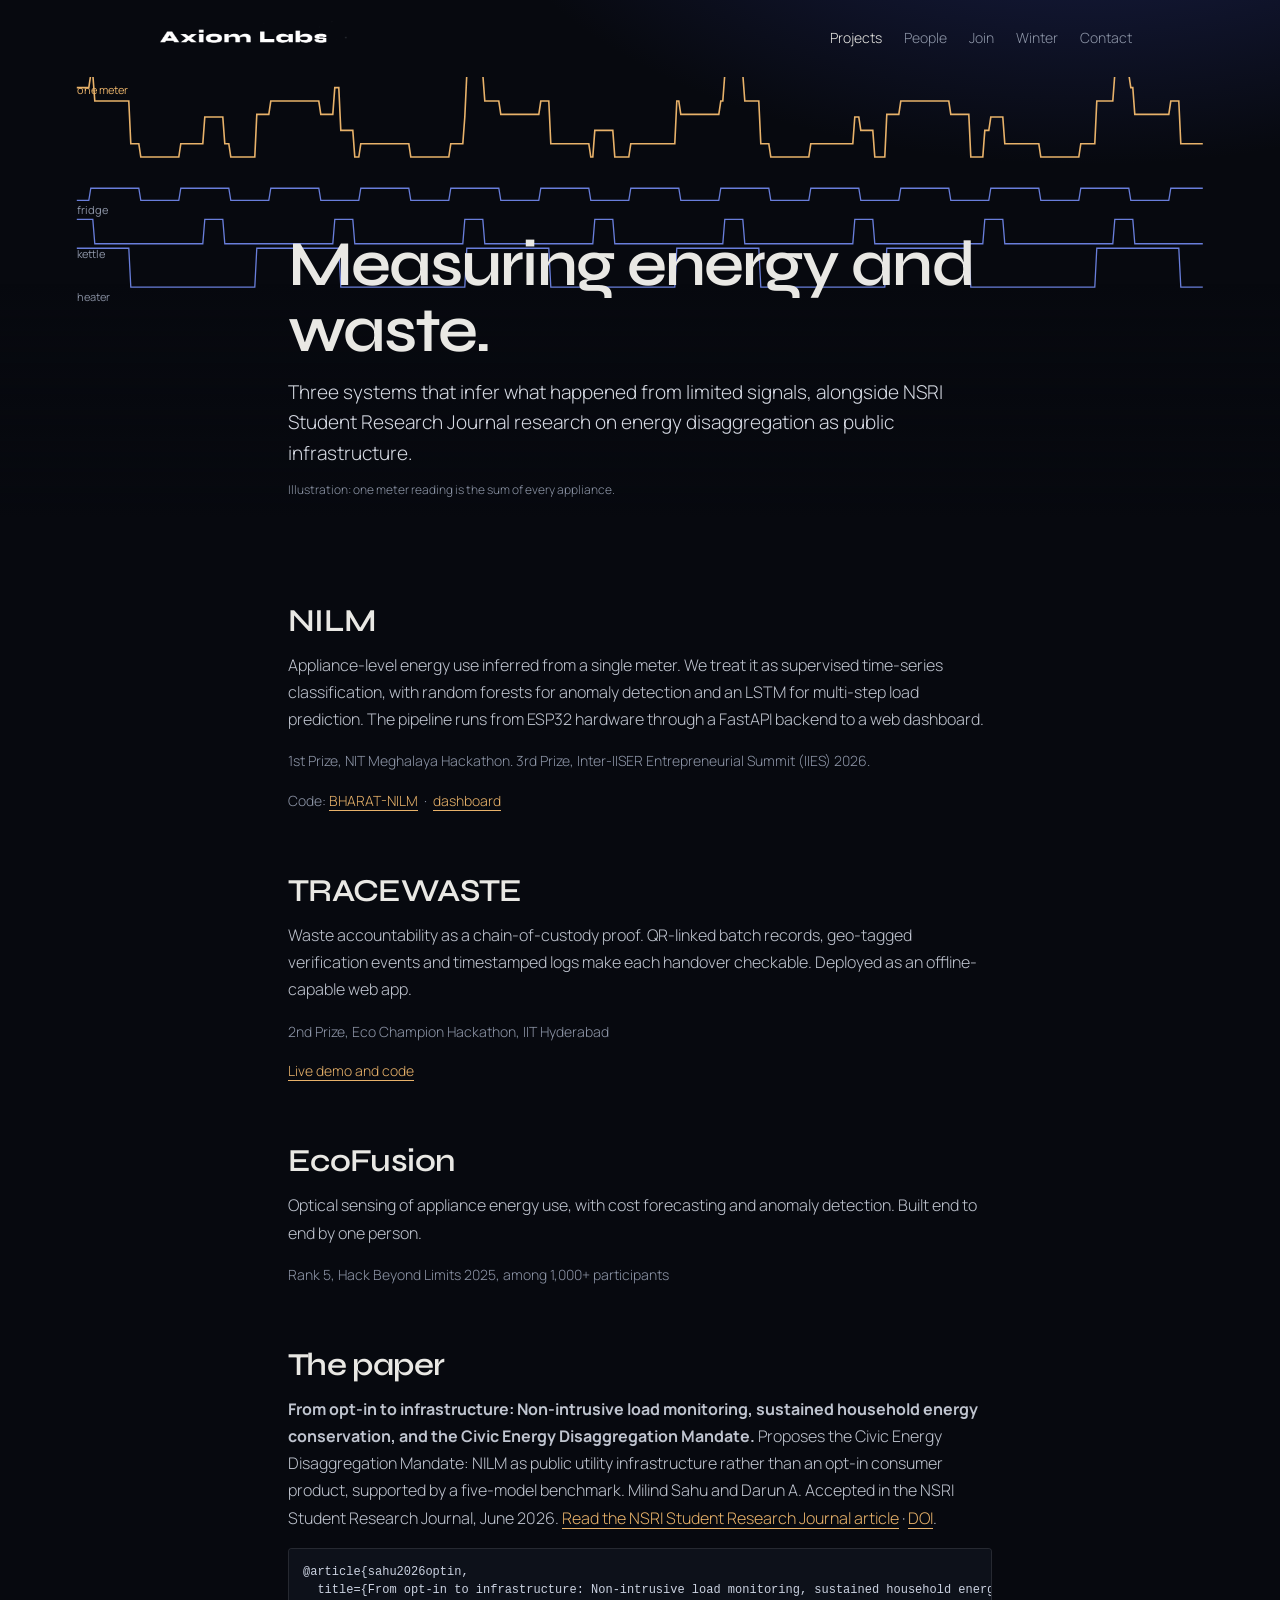
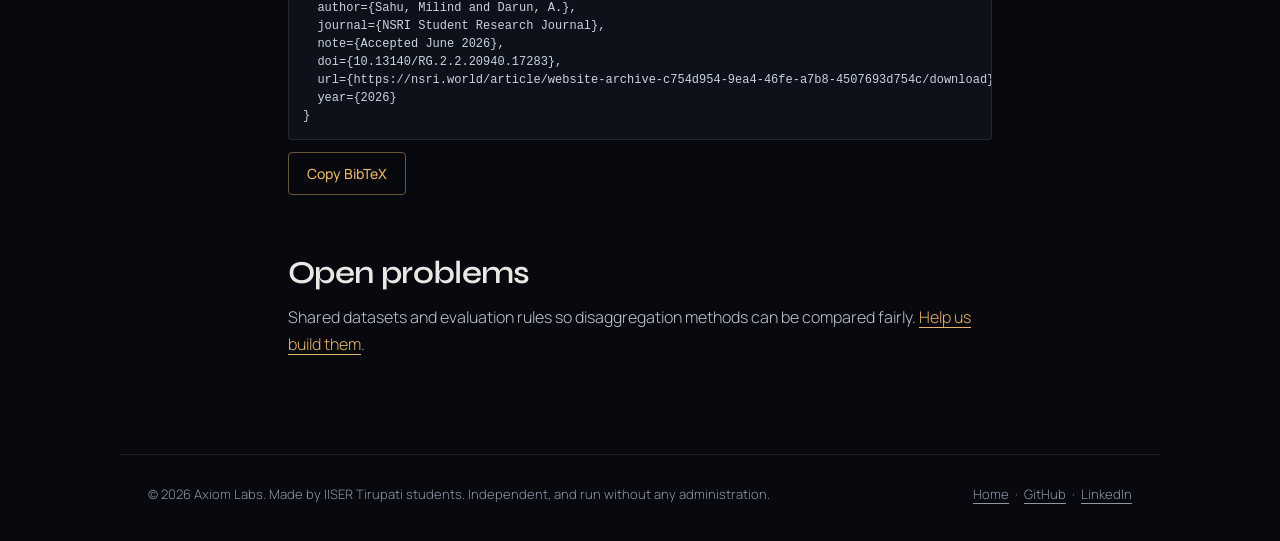
<file: energy.html>
<!DOCTYPE html>
<html lang="en"><head><meta charset="utf-8"><meta name="viewport" content="width=device-width, initial-scale=1">
<title>Energy and waste systems | Axiom Labs</title><meta name="description" content="NILM, TRACEWASTE and EcoFusion: measuring energy use and waste with proof."><meta name="theme-color" content="#07090f">
<link rel="icon" href="data:image/svg+xml,%3Csvg xmlns='http://www.w3.org/2000/svg' viewBox='0 0 32 32'%3E%3Crect width='32' height='32' rx='6' fill='%2307090f'/%3E%3Cpath d='M16 6l9 20h-4l-1.6-4h-6.8L11 26H7z' fill='%23e8b26a'/%3E%3C/svg%3E">
<link rel="stylesheet" href="https://fonts.googleapis.com/css2?family=Syne:wght@600;800&family=Manrope:wght@300;400;500&display=swap">
<link rel="stylesheet" href="style.css"></head><body>
<nav><b><a href="index.html" aria-label="Axiom Labs"><img class="brand-mark" src="assets/axiom-labs-logo.png" alt="" width="332" height="47"></a></b><div><a href="projects.html" aria-current="page">Projects</a><a href="people.html">People</a><a href="join.html">Join</a><a href="winter.html">Winter</a><a href="join.html#contact">Contact</a></div></nav>
<header class="hero"><canvas data-fx="nilm" aria-hidden="true"></canvas><div class="hin"><h1>Measuring energy and waste.</h1>
<p class="lead">Three systems that infer what happened from limited signals, alongside NSRI Student Research Journal research on energy disaggregation as public infrastructure.</p><p class="cap">Illustration: one meter reading is the sum of every appliance.</p></div></header>
<main>
<h2>NILM</h2><img class="pic" src="https://itsmilindsahu.github.io/nilm.jpg" alt="NILM smart monitoring prototype" loading="lazy" onerror="this.remove()">
<p>Appliance-level energy use inferred from a single meter. We treat it as supervised time-series classification, with random forests for anomaly detection and an LSTM for multi-step load prediction. The pipeline runs from ESP32 hardware through a FastAPI backend to a web dashboard.</p>
<p class="m">1st Prize, NIT Meghalaya Hackathon. 3rd Prize, Inter-IISER Entrepreneurial Summit (IIES) 2026.</p><p class="m">Code: <a href="https://github.com/itsmilindsahu/BHARAT-NILM" target="_blank" rel="noopener">BHARAT-NILM</a> &nbsp;&middot;&nbsp; <a href="https://github.com/itsmilindsahu/bharat-nilm-dashboard" target="_blank" rel="noopener">dashboard</a></p>
<h2>TRACEWASTE</h2><img class="pic" src="https://itsmilindsahu.github.io/tracewaste.jpg" alt="TRACEWASTE waste traceability system" loading="lazy" onerror="this.remove()">
<p>Waste accountability as a chain-of-custody proof. QR-linked batch records, geo-tagged verification events and timestamped logs make each handover checkable. Deployed as an offline-capable web app.</p>
<p class="m">2nd Prize, Eco Champion Hackathon, IIT Hyderabad</p><p class="m"><a href="https://github.com/itsmilindsahu/geo-proof-demo" target="_blank" rel="noopener">Live demo and code</a></p>
<h2>EcoFusion</h2>
<p>Optical sensing of appliance energy use, with cost forecasting and anomaly detection. Built end to end by one person.</p>
<p class="m">Rank 5, Hack Beyond Limits 2025, among 1,000+ participants</p>
<h2>The paper</h2>
<p><b>From opt-in to infrastructure: Non-intrusive load monitoring, sustained household energy conservation, and the Civic Energy Disaggregation Mandate.</b> Proposes the Civic Energy Disaggregation Mandate: NILM as public utility infrastructure rather than an opt-in consumer product, supported by a five-model benchmark. Milind Sahu and Darun A. Accepted in the NSRI Student Research Journal, June 2026. <a href="https://nsri.world/article/website-archive-c754d954-9ea4-46fe-a7b8-4507693d754c/download" target="_blank" rel="noopener">Read the NSRI Student Research Journal article</a> · <a href="https://doi.org/10.13140/RG.2.2.20940.17283" target="_blank" rel="noopener">DOI</a>.</p>
<pre class="bib" id="b2">@article{sahu2026optin,
  title={From opt-in to infrastructure: Non-intrusive load monitoring, sustained household energy conservation, and the Civic Energy Disaggregation Mandate},
  author={Sahu, Milind and Darun, A.},
  journal={NSRI Student Research Journal},
  note={Accepted June 2026},
  doi={10.13140/RG.2.2.20940.17283},
  url={https://nsri.world/article/website-archive-c754d954-9ea4-46fe-a7b8-4507693d754c/download},
  year={2026}
}</pre><button class="btn ghost" onclick="copyBib('b2',this)">Copy BibTeX</button>
<h2>Open problems</h2>
<p>Shared datasets and evaluation rules so disaggregation methods can be compared fairly. <a href="join.html">Help us build them</a>.</p></main>
<footer><span>&copy; 2026 Axiom Labs. Made by IISER Tirupati students. Independent, and run without any administration.</span><span><a href="index.html">Home</a> &nbsp;&middot;&nbsp; <a href="https://github.com/itsmilindsahu">GitHub</a> &nbsp;&middot;&nbsp; <a href="https://linkedin.com/in/itsmilindsahu">LinkedIn</a></span></footer>
<script src="site.js"></script><script src="fx.js"></script></body></html>
</file>
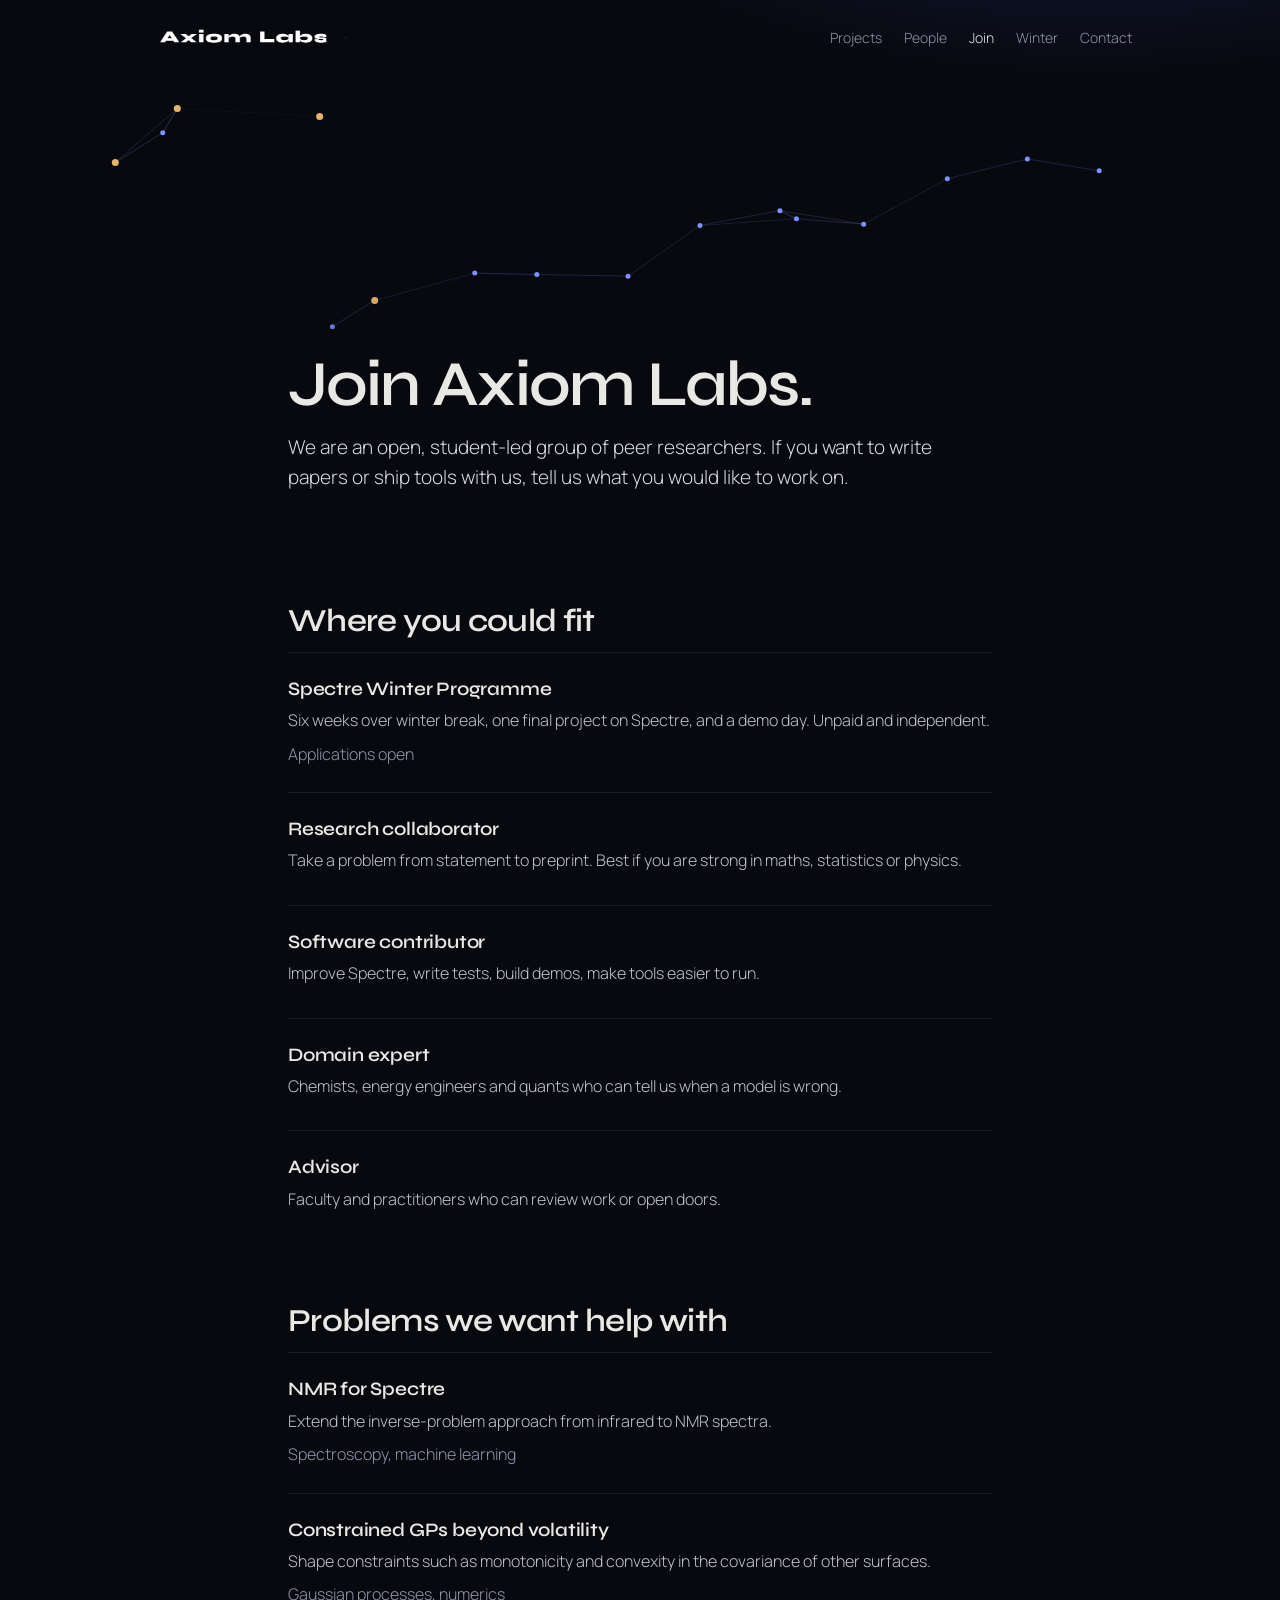
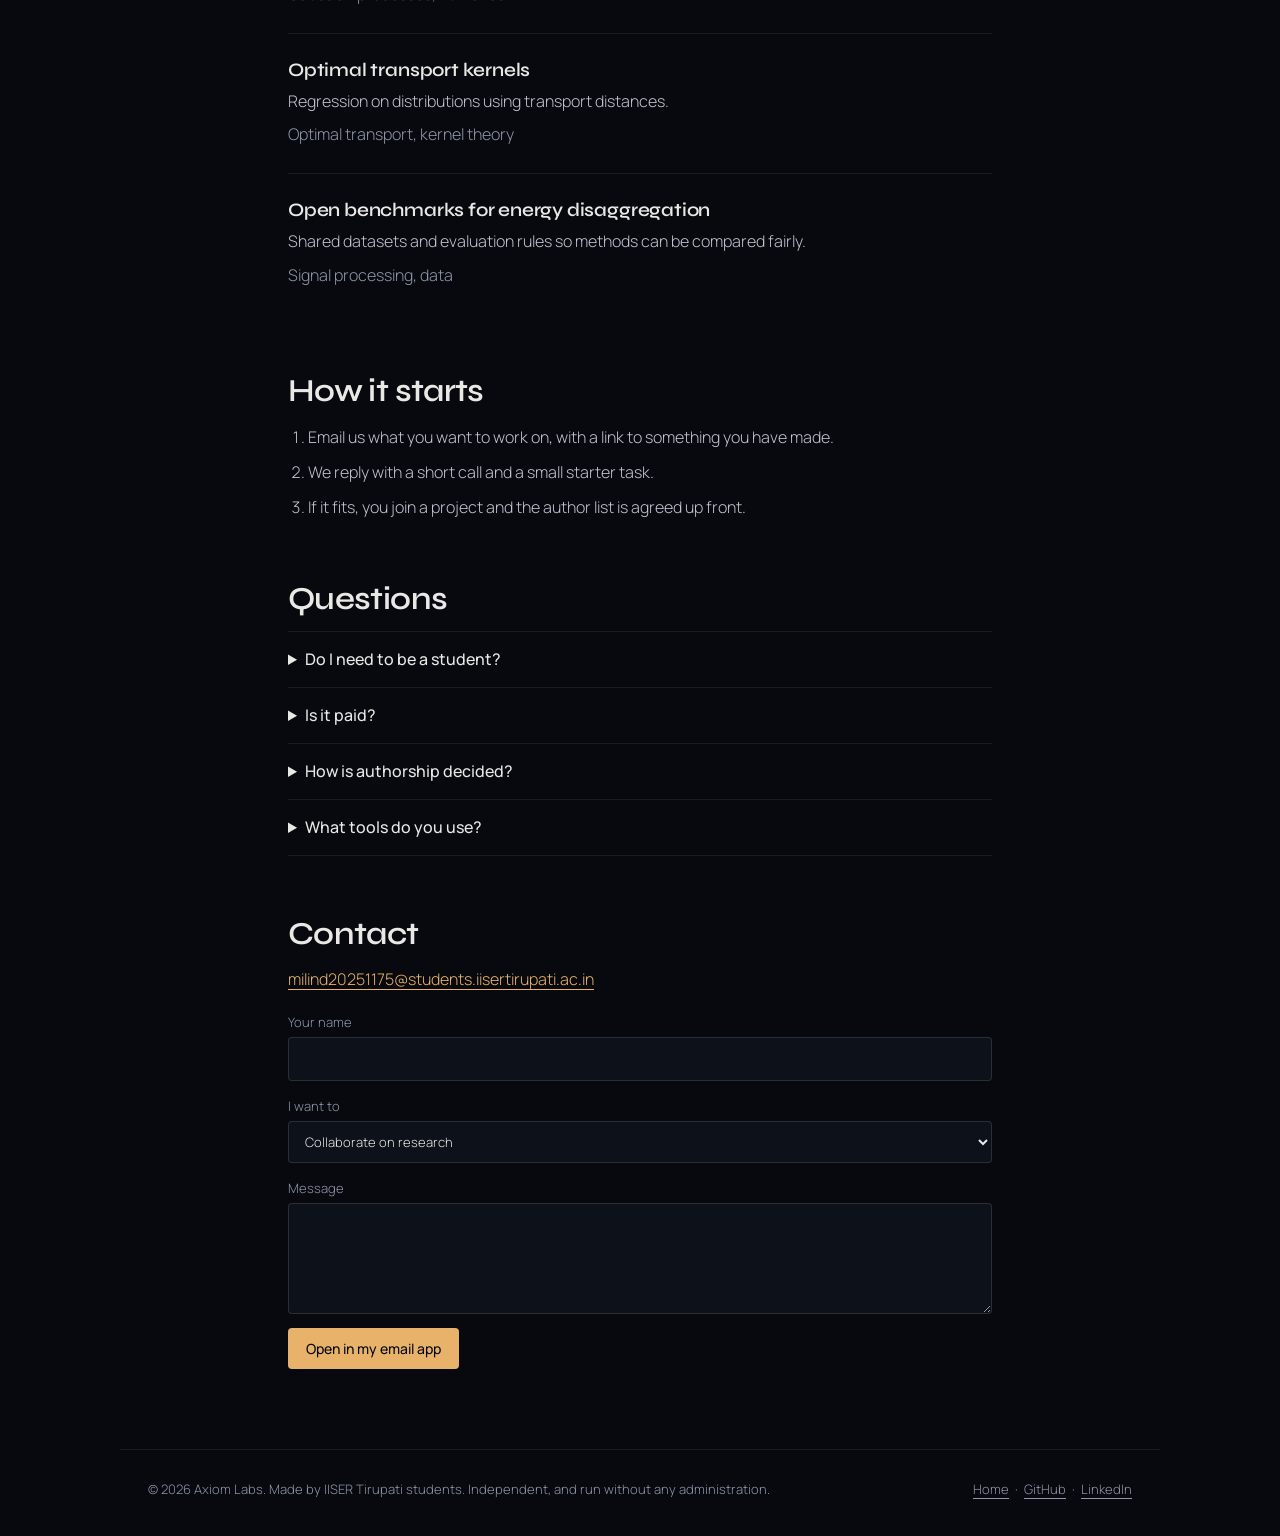
<file: join.html>
<!DOCTYPE html>
<html lang="en"><head><meta charset="utf-8"><meta name="viewport" content="width=device-width, initial-scale=1">
<title>Join | Axiom Labs</title><meta name="description" content="Ways to work with Axiom Labs: research, software, domain expertise and advice."><meta name="theme-color" content="#07090f">
<link rel="icon" href="data:image/svg+xml,%3Csvg xmlns='http://www.w3.org/2000/svg' viewBox='0 0 32 32'%3E%3Crect width='32' height='32' rx='6' fill='%2307090f'/%3E%3Cpath d='M16 6l9 20h-4l-1.6-4h-6.8L11 26H7z' fill='%23e8b26a'/%3E%3C/svg%3E">
<link rel="stylesheet" href="https://fonts.googleapis.com/css2?family=Syne:wght@600;800&family=Manrope:wght@300;400;500&display=swap">
<link rel="stylesheet" href="style.css"></head><body>
<nav><b><a href="index.html" aria-label="Axiom Labs"><img class="brand-mark" src="assets/axiom-labs-logo.png" alt="" width="332" height="47"></a></b><div><a href="projects.html">Projects</a><a href="people.html">People</a><a href="join.html" aria-current="page">Join</a><a href="winter.html">Winter</a><a href="join.html#contact">Contact</a></div></nav>
<header class="hero"><canvas data-fx="net" aria-hidden="true"></canvas><div class="hin"><h1>Join Axiom Labs.</h1>
<p class="lead">We are an open, student-led group of peer researchers. If you want to write papers or ship tools with us, tell us what you would like to work on.</p></div></header>
<main>
<h2>Where you could fit</h2>
<a class="item" href="winter.html"><h3>Spectre Winter Programme</h3><p>Six weeks over winter break, one final project on Spectre, and a demo day. Unpaid and independent.</p><p class="m">Applications open</p></a>
<div class="item"><h3>Research collaborator</h3><p>Take a problem from statement to preprint. Best if you are strong in maths, statistics or physics.</p></div>
<div class="item"><h3>Software contributor</h3><p>Improve Spectre, write tests, build demos, make tools easier to run.</p></div>
<div class="item"><h3>Domain expert</h3><p>Chemists, energy engineers and quants who can tell us when a model is wrong.</p></div>
<div class="item"><h3>Advisor</h3><p>Faculty and practitioners who can review work or open doors.</p></div>
<h2>Problems we want help with</h2>
<div class="item"><h3>NMR for Spectre</h3><p>Extend the inverse-problem approach from infrared to NMR spectra.</p><p class="m">Spectroscopy, machine learning</p></div>
<div class="item"><h3>Constrained GPs beyond volatility</h3><p>Shape constraints such as monotonicity and convexity in the covariance of other surfaces.</p><p class="m">Gaussian processes, numerics</p></div>
<div class="item"><h3>Optimal transport kernels</h3><p>Regression on distributions using transport distances.</p><p class="m">Optimal transport, kernel theory</p></div>
<div class="item"><h3>Open benchmarks for energy disaggregation</h3><p>Shared datasets and evaluation rules so methods can be compared fairly.</p><p class="m">Signal processing, data</p></div>
<h2>How it starts</h2>
<ol><li>Email us what you want to work on, with a link to something you have made.</li><li>We reply with a short call and a small starter task.</li><li>If it fits, you join a project and the author list is agreed up front.</li></ol>
<h2>Questions</h2>
<details><summary>Do I need to be a student?</summary><p>No. Tell us where you are based and how much time you can commit.</p></details>
<details><summary>Is it paid?</summary><p>Axiom Labs is student-led and independent. Projects are currently unpaid research collaborations.</p></details>
<details><summary>How is authorship decided?</summary><p>By contribution, agreed at the start of a project and revisited if the scope changes.</p></details>
<details><summary>What tools do you use?</summary><p>Python and JavaScript, LaTeX for papers, and GitHub for code.</p></details>
<h2 id="contact">Contact</h2>
<p><a href="mailto:milind20251175@students.iisertirupati.ac.in">milind20251175@students.iisertirupati.ac.in</a></p>
<form onsubmit="sendForm(event)">
<label>Your name<input name="who" required autocomplete="name"></label>
<label>I want to<select name="interest"><option>Collaborate on research</option><option>Contribute code</option><option>Share domain expertise</option><option>Advise the group</option><option>Something else</option></select></label>
<label>Message<textarea name="msg" rows="4" required></textarea></label>
<button class="btn" type="submit">Open in my email app</button>
</form></main>
<footer><span>&copy; 2026 Axiom Labs. Made by IISER Tirupati students. Independent, and run without any administration.</span><span><a href="index.html">Home</a> &nbsp;&middot;&nbsp; <a href="https://github.com/itsmilindsahu">GitHub</a> &nbsp;&middot;&nbsp; <a href="https://linkedin.com/in/itsmilindsahu">LinkedIn</a></span></footer>
<script src="site.js"></script><script src="fx.js"></script></body></html>
</file>
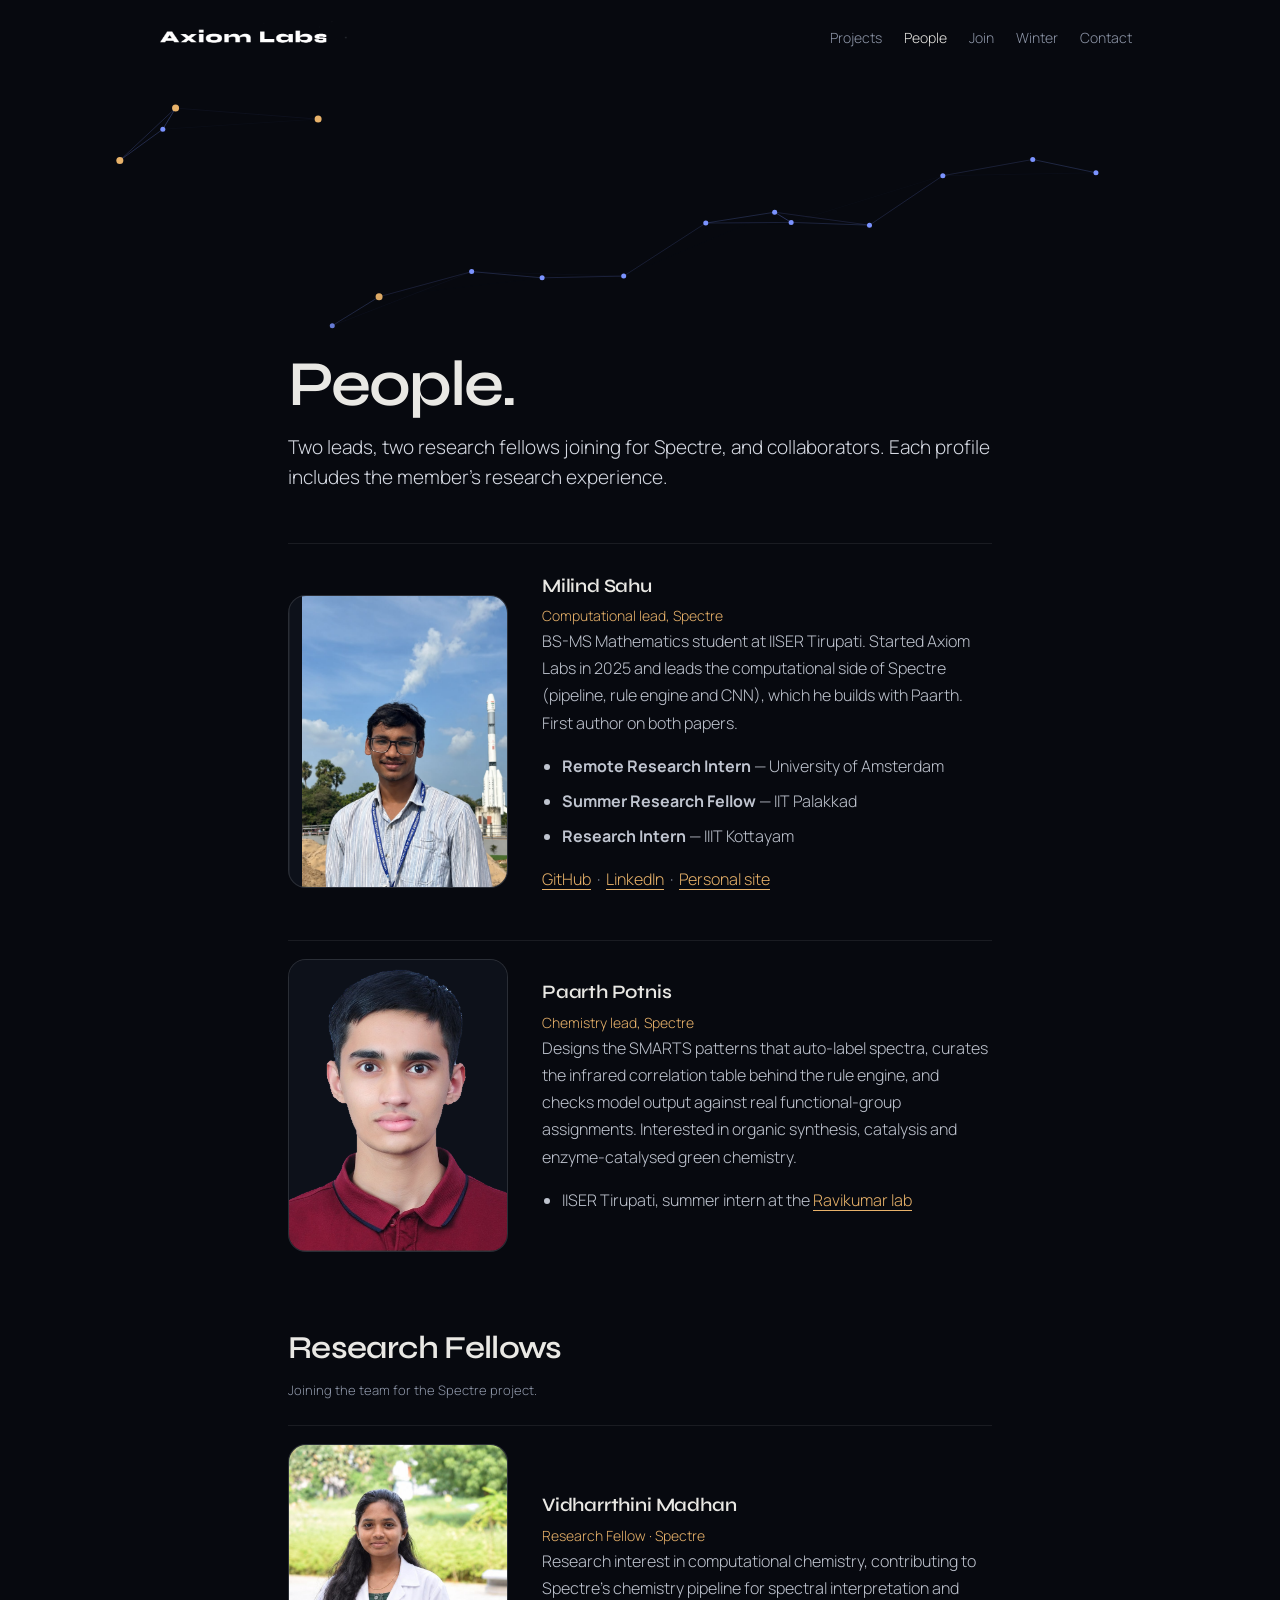
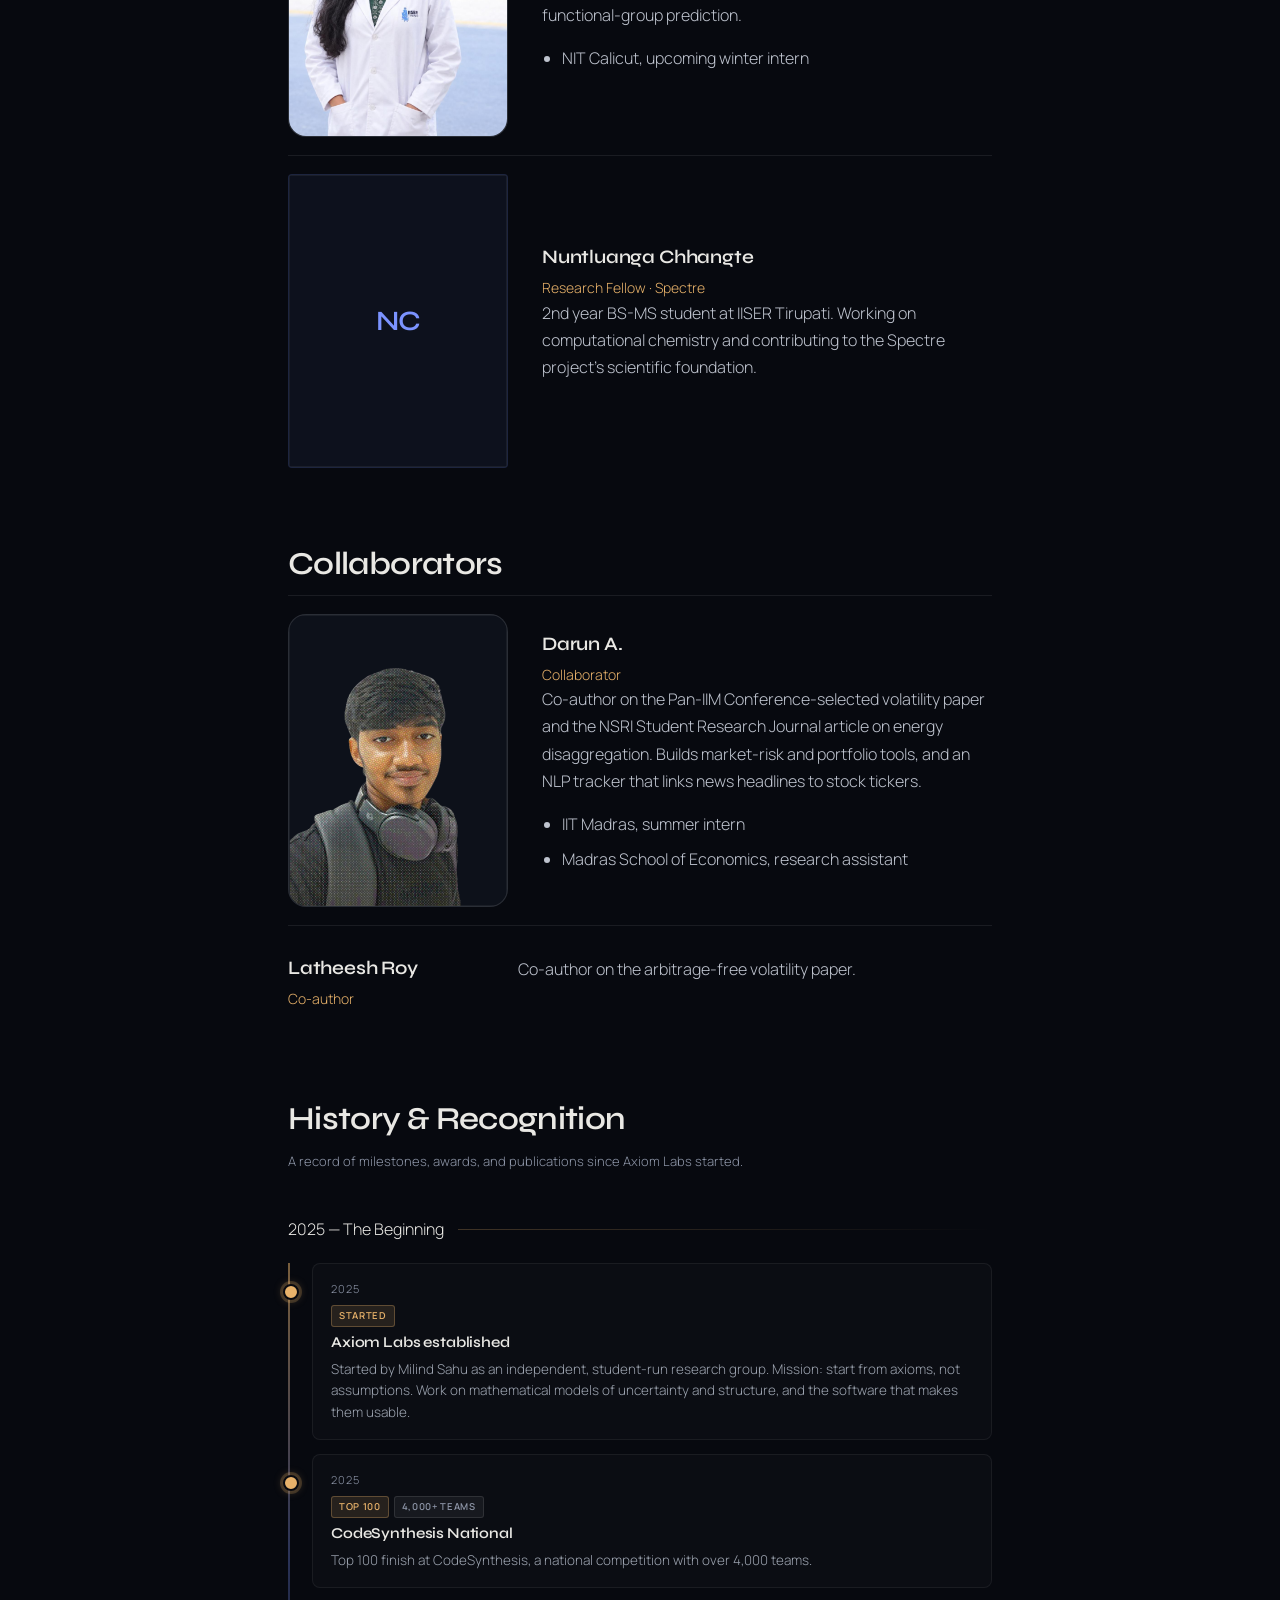
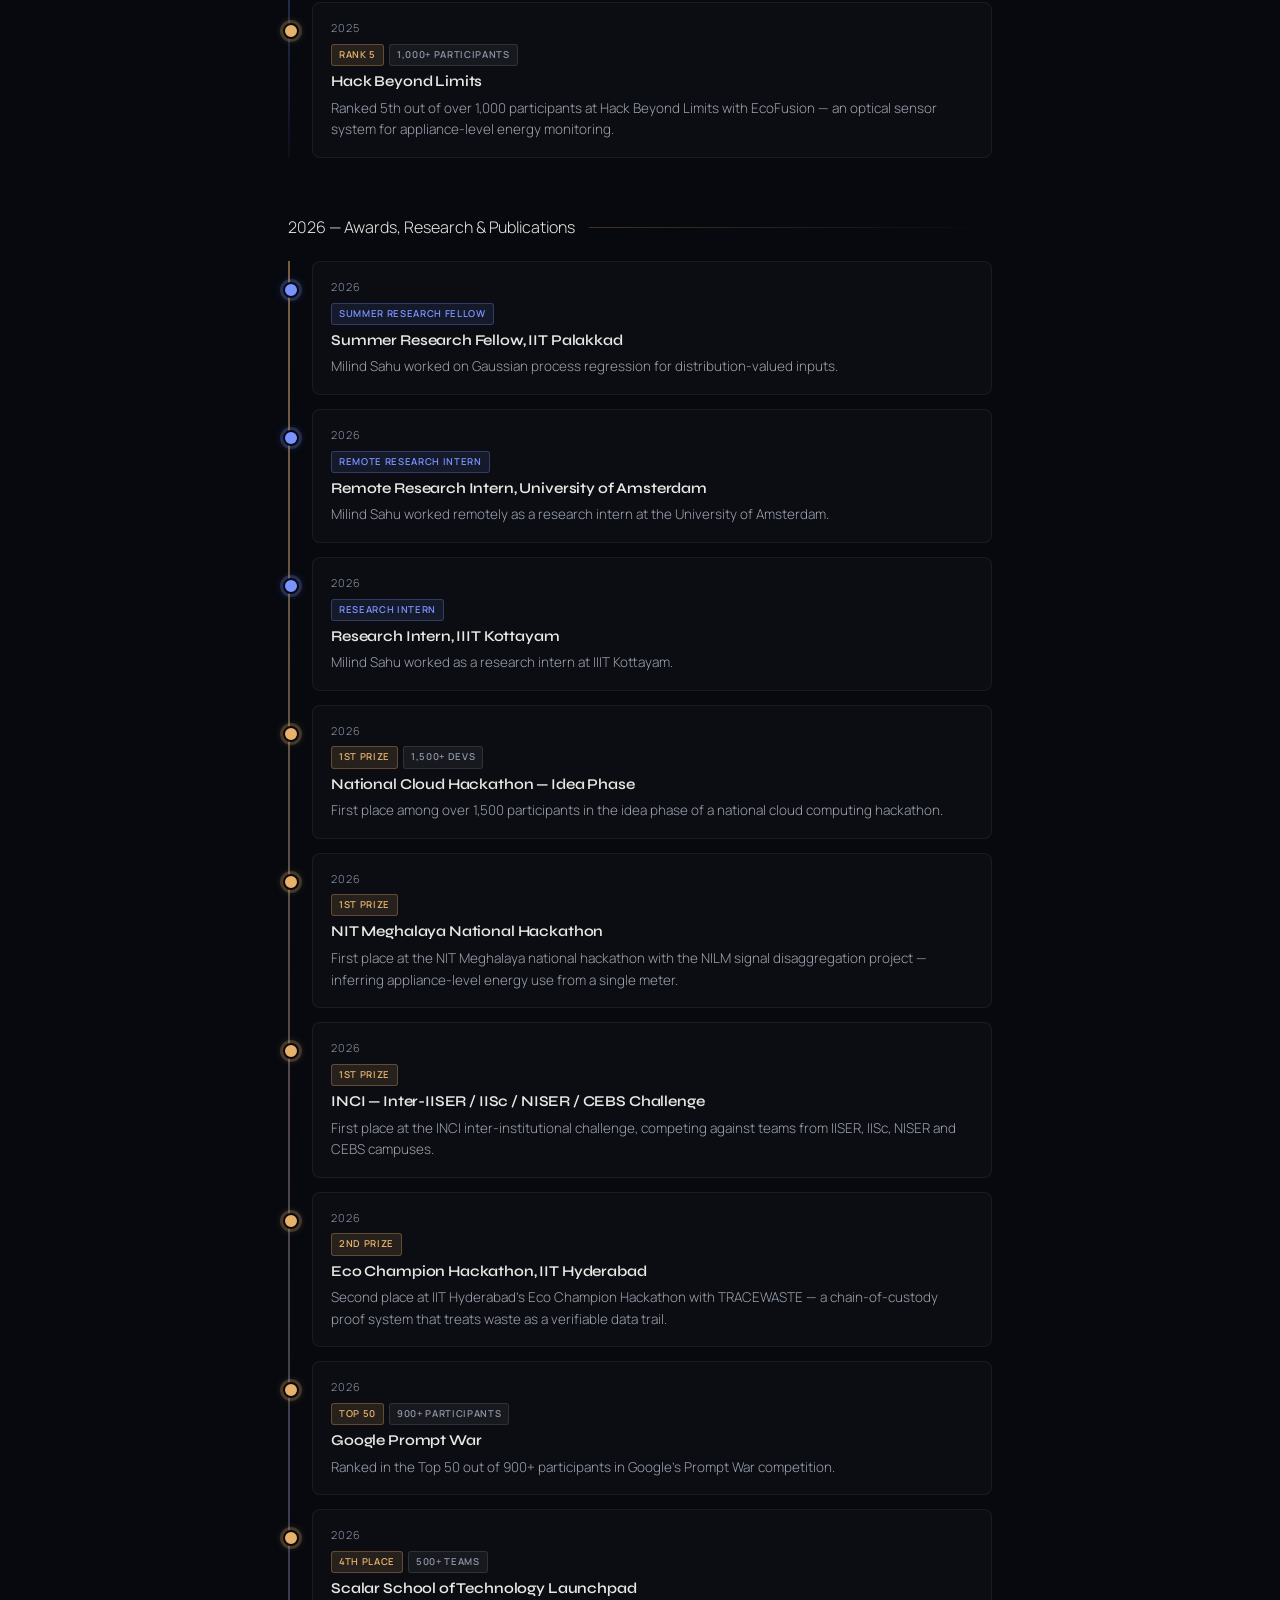
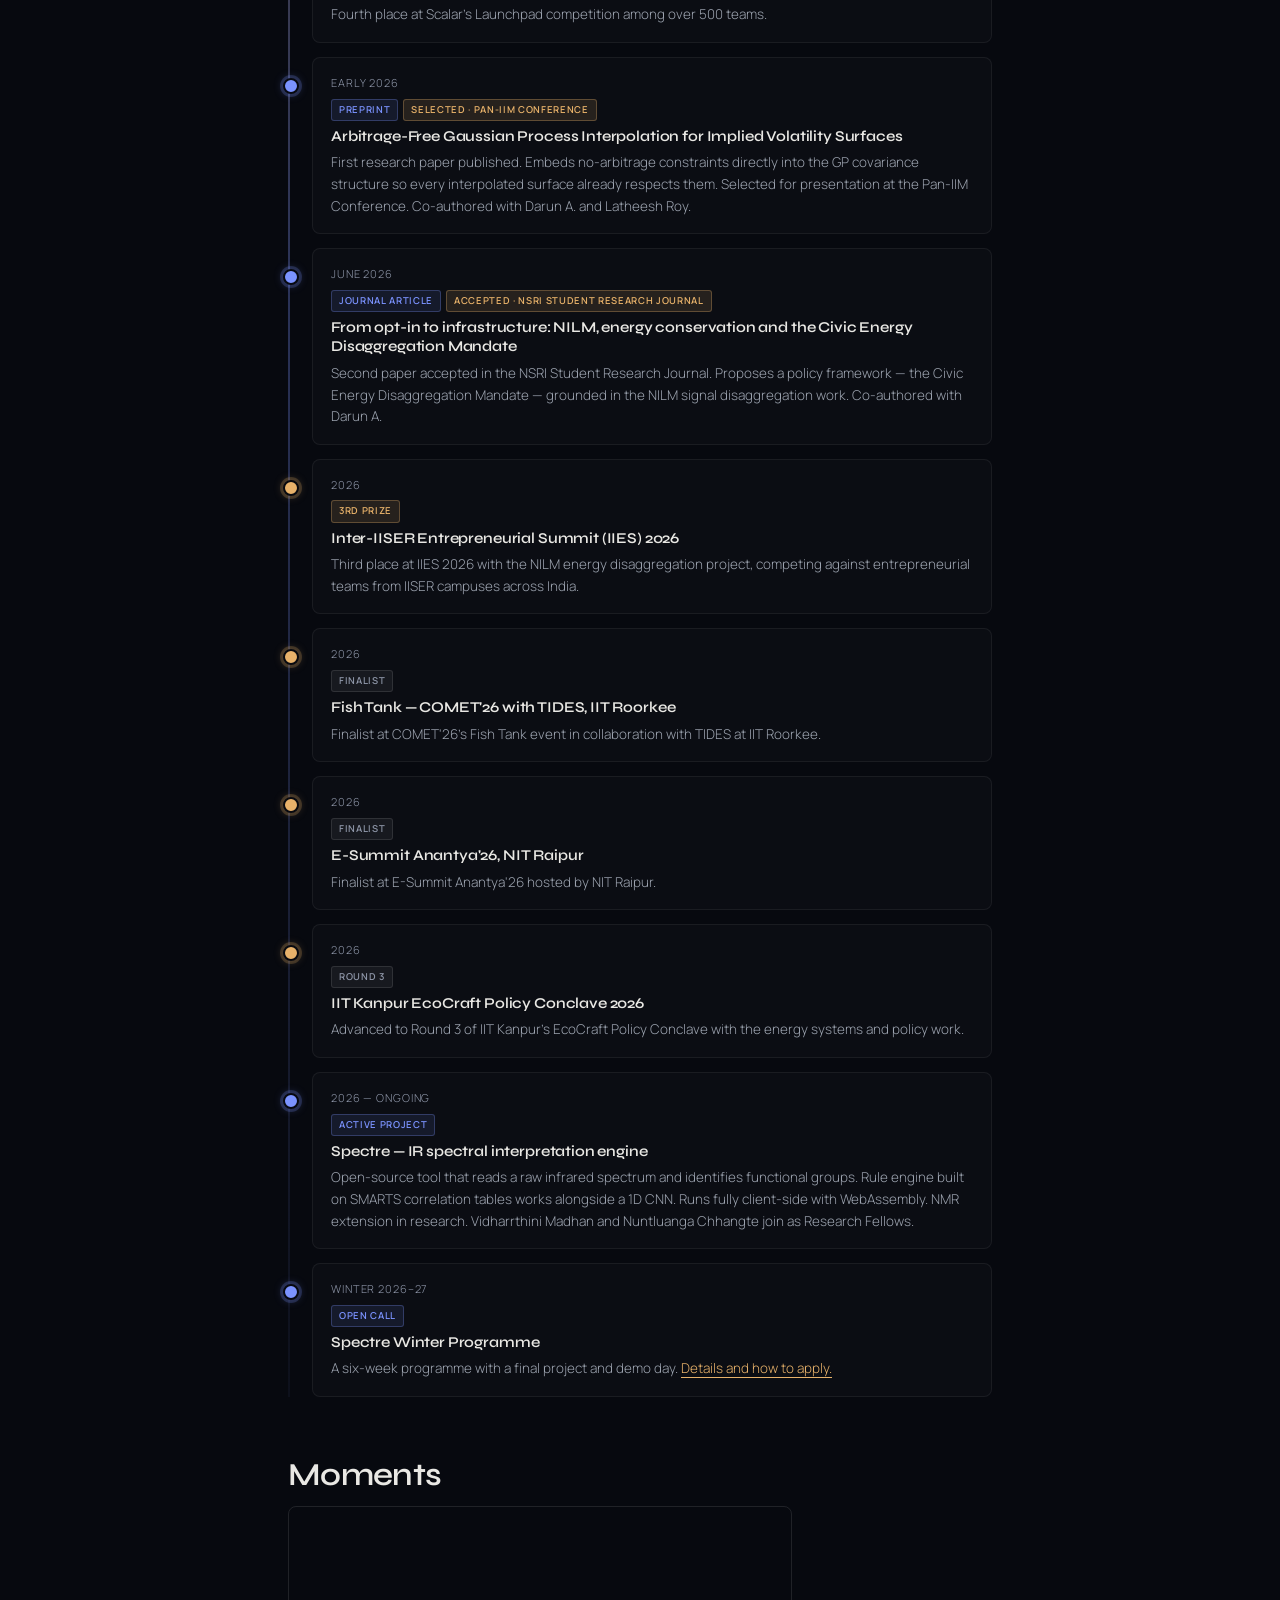
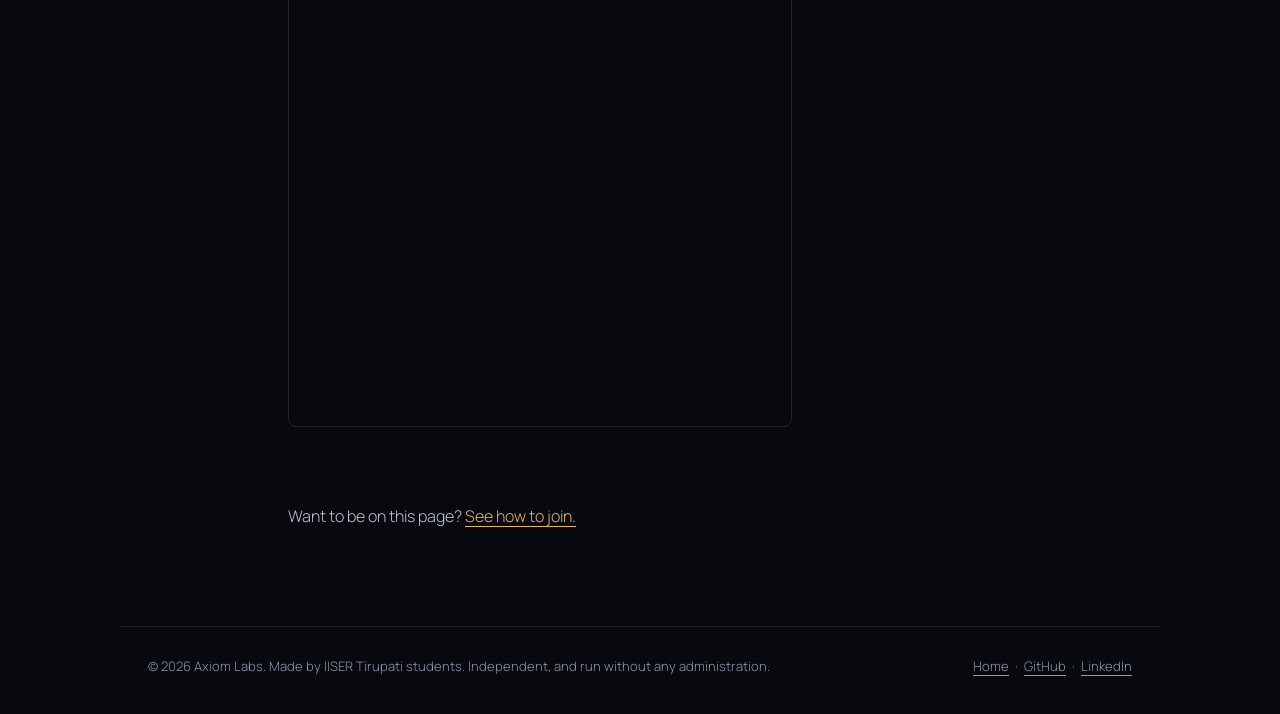
<file: people.html>
<!DOCTYPE html>
<html lang="en"><head><meta charset="utf-8"><meta name="viewport" content="width=device-width, initial-scale=1">
<title>People | Axiom Labs</title><meta name="description" content="The students and collaborators behind Axiom Labs."><meta name="theme-color" content="#07090f">
<link rel="icon" href="data:image/svg+xml,%3Csvg xmlns='http://www.w3.org/2000/svg' viewBox='0 0 32 32'%3E%3Crect width='32' height='32' rx='6' fill='%2307090f'/%3E%3Cpath d='M16 6l9 20h-4l-1.6-4h-6.8L11 26H7z' fill='%23e8b26a'/%3E%3C/svg%3E">
<link rel="stylesheet" href="https://fonts.googleapis.com/css2?family=Syne:wght@600;800&family=Manrope:wght@300;400;500&display=swap">
<link rel="stylesheet" href="style.css?v=people-portraits-2"></head><body>
<nav><b><a href="index.html" aria-label="Axiom Labs"><img class="brand-mark" src="assets/axiom-labs-logo.png" alt="" width="332" height="47"></a></b><div><a href="projects.html">Projects</a><a href="people.html" aria-current="page">People</a><a href="join.html">Join</a><a href="winter.html">Winter</a><a href="join.html#contact">Contact</a></div></nav>
<header class="hero"><canvas data-fx="net" aria-hidden="true"></canvas><div class="hin"><h1>People.</h1>
<p class="lead">Two leads, two research fellows joining for Spectre, and collaborators. Each profile includes the member's research experience.</p></div></header>
<main>
<div class="row profile-row"><div class="profile-portrait milind-portrait"><img src="assets/milind-portrait.png" alt="Milind Sahu at a rocket exhibit" loading="eager"></div><div>
<h3>Milind Sahu</h3><p class="role">Computational lead, Spectre</p>
<p>BS-MS Mathematics student at IISER Tirupati. Started Axiom Labs in 2025 and leads the computational side of Spectre (pipeline, rule engine and CNN), which he builds with Paarth. First author on both papers.</p>
<ul class="plain"><li><strong>Remote Research Intern</strong> &mdash; University of Amsterdam</li><li><strong>Summer Research Fellow</strong> &mdash; IIT Palakkad</li><li><strong>Research Intern</strong> &mdash; IIIT Kottayam</li></ul>
<p class="m"><a href="https://github.com/itsmilindsahu">GitHub</a> &nbsp;&middot;&nbsp; <a href="https://linkedin.com/in/itsmilindsahu">LinkedIn</a> &nbsp;&middot;&nbsp; <a href="https://itsmilindsahu.github.io">Personal site</a></p></div></div>
<div class="row profile-row compact-row"><div class="profile-portrait"><img src="assets/paarth-portrait-dark.png" alt="Portrait of Paarth Potnis on a dark background" loading="lazy"></div><div>
<h3>Paarth Potnis</h3><p class="role">Chemistry lead, Spectre</p>
<p>Designs the SMARTS patterns that auto-label spectra, curates the infrared correlation table behind the rule engine, and checks model output against real functional-group assignments. Interested in organic synthesis, catalysis and enzyme-catalysed green chemistry.</p>
<ul class="plain"><li>IISER Tirupati, summer intern at the <a href="https://sites.google.com/labs.iisertirupati.ac.in/ravikumar/research" target="_blank" rel="noopener">Ravikumar lab</a></li></ul></div></div>
<h2>Research Fellows</h2>
<p style="color:var(--mute);font-size:13px;margin:0 0 24px">Joining the team for the Spectre project.</p>
<div class="row profile-row compact-row"><div class="profile-portrait"><img src="assets/vidharrthini-portrait.png" alt="Portrait of Vidharrthini Madhan" loading="lazy"></div><div>
<h3>Vidharrthini Madhan</h3><p class="role">Research Fellow · Spectre</p>
<p>Research interest in computational chemistry, contributing to Spectre's chemistry pipeline for spectral interpretation and functional-group prediction.</p>
<ul class="plain"><li>NIT Calicut, upcoming winter intern</li></ul></div></div>
<div class="row profile-row compact-row"><div class="profile-portrait" style="background:rgba(123,147,255,0.06);border:1px solid rgba(123,147,255,0.15);border-radius:4px;display:flex;align-items:center;justify-content:center;"><span style="font:600 28px var(--d);color:var(--blue);letter-spacing:-.02em">NC</span></div><div>
<h3>Nuntluanga Chhangte</h3><p class="role">Research Fellow · Spectre</p>
<p>2nd year BS-MS student at IISER Tirupati. Working on computational chemistry and contributing to the Spectre project's scientific foundation.</p></div></div>
<h2>Collaborators</h2>
<div class="row profile-row compact-row"><div class="profile-portrait"><img src="assets/darun-portrait.png" alt="Portrait of Darun A." loading="lazy"></div><div>
<h3>Darun A.</h3><p class="role">Collaborator</p>
<p>Co-author on the Pan-IIM Conference-selected volatility paper and the NSRI Student Research Journal article on energy disaggregation. Builds market-risk and portfolio tools, and an NLP tracker that links news headlines to stock tickers.</p>
<ul class="plain"><li>IIT Madras, summer intern</li><li>Madras School of Economics, research assistant</li></ul></div></div>
<div class="row"><div><h3>Latheesh Roy</h3><p class="role">Co-author</p></div><div><p>Co-author on the arbitrage-free volatility paper.</p></div></div>
<h2>History &amp; Recognition</h2>
<p style="color:var(--mute);font-size:13px;margin:0 0 32px">A record of milestones, awards, and publications since Axiom Labs started.</p>
<style>
/* ── Timeline rail ── */
.axl-tl{
  list-style:none;margin:0 0 56px;
  padding:0 0 0 22px;
  border-left:2px solid transparent;
  background-image:linear-gradient(var(--bg),var(--bg)),
    linear-gradient(180deg,rgba(232,178,106,0.5) 0%,rgba(123,147,255,0.3) 60%,rgba(123,147,255,0.05) 100%);
  background-origin:border-box;
  background-clip:padding-box,border-box;
}
/* ── Timeline cards ── */
.axl-tl li{
  position:relative;margin:0 0 14px;padding:16px 18px;
  border-radius:8px;border:1px solid rgba(255,255,255,0.06);
  background:rgba(255,255,255,0.02);
  transition:background .2s ease,border-color .2s ease,transform .2s ease;
  cursor:default;
}
.axl-tl li:hover{
  background:rgba(232,178,106,0.04);
  border-color:rgba(232,178,106,0.22);
  transform:translateX(3px);
}
.axl-tl li.blue-dot:hover{
  background:rgba(123,147,255,0.05);
  border-color:rgba(123,147,255,0.24);
}
/* ── Dot on rail ── */
.axl-tl li:before{
  content:"";
  position:absolute;left:-30px;top:20px;
  width:12px;height:12px;border-radius:50%;
  background:var(--amber);
  border:2px solid #07090f;
  box-shadow:0 0 0 3px rgba(232,178,106,0.2),0 0 10px rgba(232,178,106,0.35);
  transition:box-shadow .2s;
}
.axl-tl li:hover:before{
  box-shadow:0 0 0 4px rgba(232,178,106,0.3),0 0 16px rgba(232,178,106,0.6);
}
.axl-tl li.blue-dot:before{
  background:var(--blue);
  box-shadow:0 0 0 3px rgba(123,147,255,0.2),0 0 10px rgba(123,147,255,0.35);
}
.axl-tl li.blue-dot:hover:before{
  box-shadow:0 0 0 4px rgba(123,147,255,0.3),0 0 16px rgba(123,147,255,0.6);
}
/* ── Entry details ── */
.axl-tl-date{
  font-size:11px;color:var(--mute);
  text-transform:uppercase;letter-spacing:0.08em;
  margin-bottom:6px;
}
.axl-tl-title{
  font:600 15px/1.3 var(--d);color:var(--ink);
  margin-bottom:6px;letter-spacing:-0.01em;
}
.axl-tl-desc{
  font-size:13.5px;color:#9ca3af;
  line-height:1.6;margin:6px 0 0;
  display:block;
}
/* ── Badges ── */
.axl-badge-row{display:flex;flex-wrap:wrap;gap:5px;margin-bottom:6px}
.axl-b{
  font-size:9.5px;text-transform:uppercase;letter-spacing:0.07em;
  padding:2px 7px;border-radius:3px;font-weight:600;white-space:nowrap;
}
.axl-b.gold{
  background:rgba(232,178,106,0.12);color:var(--amber);
  border:1px solid rgba(232,178,106,0.3);
}
.axl-b.blue{
  background:rgba(123,147,255,0.1);color:var(--blue);
  border:1px solid rgba(123,147,255,0.28);
}
.axl-b.grey{
  background:rgba(255,255,255,0.05);color:#8e96a8;
  border:1px solid rgba(255,255,255,0.1);
}
/* ── Year divider ── */
.axl-tl-year{
  position:relative;
  display:flex;align-items:center;gap:14px;
  margin:44px 0 20px;
  font:inherit;
  color:var(--ink);
}
.axl-tl-year:first-of-type{margin-top:8px}
.axl-tl-year::after{
  content:"";
  flex:1;height:1px;
  background:linear-gradient(90deg,rgba(232,178,106,0.25),transparent);
}
.milind-portrait img{width:112%;left:6%}
</style>

<div class="axl-tl-year">2025 — The Beginning</div>
<ul class="axl-tl">
  <li>
    <div class="axl-tl-date">2025</div>
    <div class="axl-badge-row"><span class="axl-b gold">Started</span></div>
    <div class="axl-tl-title">Axiom Labs established</div>
    <p class="axl-tl-desc">Started by Milind Sahu as an independent, student-run research group. Mission: start from axioms, not assumptions. Work on mathematical models of uncertainty and structure, and the software that makes them usable.</p>
  </li>
  <li>
    <div class="axl-tl-date">2025</div>
    <div class="axl-badge-row"><span class="axl-b gold">Top 100</span><span class="axl-b grey">4,000+ Teams</span></div>
    <div class="axl-tl-title">CodeSynthesis National</div>
    <p class="axl-tl-desc">Top 100 finish at CodeSynthesis, a national competition with over 4,000 teams.</p>
  </li>
  <li>
    <div class="axl-tl-date">2025</div>
    <div class="axl-badge-row"><span class="axl-b gold">Rank 5</span><span class="axl-b grey">1,000+ Participants</span></div>
    <div class="axl-tl-title">Hack Beyond Limits</div>
    <p class="axl-tl-desc">Ranked 5th out of over 1,000 participants at Hack Beyond Limits with EcoFusion — an optical sensor system for appliance-level energy monitoring.</p>
  </li>
</ul>

<div class="axl-tl-year">2026 — Awards, Research &amp; Publications</div>
<ul class="axl-tl">
  <li class="blue-dot">
    <div class="axl-tl-date">2026</div>
    <div class="axl-badge-row"><span class="axl-b blue">Summer Research Fellow</span></div>
    <div class="axl-tl-title">Summer Research Fellow, IIT Palakkad</div>
    <p class="axl-tl-desc">Milind Sahu worked on Gaussian process regression for distribution-valued inputs.</p>
  </li>
  <li class="blue-dot">
    <div class="axl-tl-date">2026</div>
    <div class="axl-badge-row"><span class="axl-b blue">Remote Research Intern</span></div>
    <div class="axl-tl-title">Remote Research Intern, University of Amsterdam</div>
    <p class="axl-tl-desc">Milind Sahu worked remotely as a research intern at the University of Amsterdam.</p>
  </li>
  <li class="blue-dot">
    <div class="axl-tl-date">2026</div>
    <div class="axl-badge-row"><span class="axl-b blue">Research Intern</span></div>
    <div class="axl-tl-title">Research Intern, IIIT Kottayam</div>
    <p class="axl-tl-desc">Milind Sahu worked as a research intern at IIIT Kottayam.</p>
  </li>
  <li>
    <div class="axl-tl-date">2026</div>
    <div class="axl-badge-row"><span class="axl-b gold">1st Prize</span><span class="axl-b grey">1,500+ Devs</span></div>
    <div class="axl-tl-title">National Cloud Hackathon — Idea Phase</div>
    <p class="axl-tl-desc">First place among over 1,500 participants in the idea phase of a national cloud computing hackathon.</p>
  </li>
  <li>
    <div class="axl-tl-date">2026</div>
    <div class="axl-badge-row"><span class="axl-b gold">1st Prize</span></div>
    <div class="axl-tl-title">NIT Meghalaya National Hackathon</div>
    <p class="axl-tl-desc">First place at the NIT Meghalaya national hackathon with the NILM signal disaggregation project — inferring appliance-level energy use from a single meter.</p>
  </li>
  <li>
    <div class="axl-tl-date">2026</div>
    <div class="axl-badge-row"><span class="axl-b gold">1st Prize</span></div>
    <div class="axl-tl-title">INCI — Inter-IISER / IISc / NISER / CEBS Challenge</div>
    <p class="axl-tl-desc">First place at the INCI inter-institutional challenge, competing against teams from IISER, IISc, NISER and CEBS campuses.</p>
  </li>
  <li>
    <div class="axl-tl-date">2026</div>
    <div class="axl-badge-row"><span class="axl-b gold">2nd Prize</span></div>
    <div class="axl-tl-title">Eco Champion Hackathon, IIT Hyderabad</div>
    <p class="axl-tl-desc">Second place at IIT Hyderabad's Eco Champion Hackathon with TRACEWASTE — a chain-of-custody proof system that treats waste as a verifiable data trail.</p>
  </li>
  <li>
    <div class="axl-tl-date">2026</div>
    <div class="axl-badge-row"><span class="axl-b gold">Top 50</span><span class="axl-b grey">900+ Participants</span></div>
    <div class="axl-tl-title">Google Prompt War</div>
    <p class="axl-tl-desc">Ranked in the Top 50 out of 900+ participants in Google's Prompt War competition.</p>
  </li>
  <li>
    <div class="axl-tl-date">2026</div>
    <div class="axl-badge-row"><span class="axl-b gold">4th Place</span><span class="axl-b grey">500+ Teams</span></div>
    <div class="axl-tl-title">Scalar School of Technology Launchpad</div>
    <p class="axl-tl-desc">Fourth place at Scalar's Launchpad competition among over 500 teams.</p>
  </li>
  <li class="blue-dot">
    <div class="axl-tl-date">Early 2026</div>
    <div class="axl-badge-row"><span class="axl-b blue">Preprint</span><span class="axl-b gold">Selected · Pan-IIM Conference</span></div>
    <div class="axl-tl-title">Arbitrage-Free Gaussian Process Interpolation for Implied Volatility Surfaces</div>
    <p class="axl-tl-desc">First research paper published. Embeds no-arbitrage constraints directly into the GP covariance structure so every interpolated surface already respects them. Selected for presentation at the Pan-IIM Conference. Co-authored with Darun A. and Latheesh Roy.</p>
  </li>
  <li class="blue-dot">
    <div class="axl-tl-date">June 2026</div>
    <div class="axl-badge-row"><span class="axl-b blue">Journal Article</span><span class="axl-b gold">Accepted · NSRI Student Research Journal</span></div>
    <div class="axl-tl-title">From opt-in to infrastructure: NILM, energy conservation and the Civic Energy Disaggregation Mandate</div>
    <p class="axl-tl-desc">Second paper accepted in the NSRI Student Research Journal. Proposes a policy framework — the Civic Energy Disaggregation Mandate — grounded in the NILM signal disaggregation work. Co-authored with Darun A.</p>
  </li>
  <li>
    <div class="axl-tl-date">2026</div>
    <div class="axl-badge-row"><span class="axl-b gold">3rd Prize</span></div>
    <div class="axl-tl-title">Inter-IISER Entrepreneurial Summit (IIES) 2026</div>
    <p class="axl-tl-desc">Third place at IIES 2026 with the NILM energy disaggregation project, competing against entrepreneurial teams from IISER campuses across India.</p>
  </li>
  <li>
    <div class="axl-tl-date">2026</div>
    <div class="axl-badge-row"><span class="axl-b grey">Finalist</span></div>
    <div class="axl-tl-title">Fish Tank — COMET'26 with TIDES, IIT Roorkee</div>
    <p class="axl-tl-desc">Finalist at COMET'26's Fish Tank event in collaboration with TIDES at IIT Roorkee.</p>
  </li>
  <li>
    <div class="axl-tl-date">2026</div>
    <div class="axl-badge-row"><span class="axl-b grey">Finalist</span></div>
    <div class="axl-tl-title">E-Summit Anantya'26, NIT Raipur</div>
    <p class="axl-tl-desc">Finalist at E-Summit Anantya'26 hosted by NIT Raipur.</p>
  </li>
  <li>
    <div class="axl-tl-date">2026</div>
    <div class="axl-badge-row"><span class="axl-b grey">Round 3</span></div>
    <div class="axl-tl-title">IIT Kanpur EcoCraft Policy Conclave 2026</div>
    <p class="axl-tl-desc">Advanced to Round 3 of IIT Kanpur's EcoCraft Policy Conclave with the energy systems and policy work.</p>
  </li>
  <li class="blue-dot">
    <div class="axl-tl-date">2026 — Ongoing</div>
    <div class="axl-badge-row"><span class="axl-b blue">Active Project</span></div>
    <div class="axl-tl-title">Spectre — IR spectral interpretation engine</div>
    <p class="axl-tl-desc">Open-source tool that reads a raw infrared spectrum and identifies functional groups. Rule engine built on SMARTS correlation tables works alongside a 1D CNN. Runs fully client-side with WebAssembly. NMR extension in research. Vidharrthini Madhan and Nuntluanga Chhangte join as Research Fellows.</p>
  </li>
  <li class="blue-dot">
    <div class="axl-tl-date">Winter 2026&ndash;27</div>
    <div class="axl-badge-row"><span class="axl-b blue">Open Call</span></div>
    <div class="axl-tl-title">Spectre Winter Programme</div>
    <p class="axl-tl-desc">A six-week programme with a final project and demo day. <a href="winter.html">Details and how to apply.</a></p>
  </li>
</ul>

<h2>Moments</h2>
<div style="margin:0 0 36px;display:flex;justify-content:flex-start">
<iframe src="https://www.linkedin.com/embed/feed/update/urn:li:share:7517263910199054336" height="521" width="504" frameborder="0" allowfullscreen="" title="Embedded post" style="border-radius:8px;border:1px solid rgba(255,255,255,0.1);max-width:100%"></iframe>
</div>
<div class="gal"><figure><img src="https://itsmilindsahu.github.io/photo1.jpg" alt="2nd Prize, Eco Champion Hackathon, IIT Hyderabad" loading="lazy" onerror="this.parentNode.remove()"><figcaption>2nd Prize, Eco Champion Hackathon, IIT Hyderabad</figcaption></figure><figure><img src="https://itsmilindsahu.github.io/photo5.jpg" alt="3rd Prize, Inter-IISER Entrepreneurial Summit" loading="lazy" onerror="this.parentNode.remove()"><figcaption>3rd Prize, Inter-IISER Entrepreneurial Summit</figcaption></figure><figure><img src="https://itsmilindsahu.github.io/photo2.jpg" alt="Presenting at IIES 2026" loading="lazy" onerror="this.parentNode.remove()"><figcaption>Presenting at IIES 2026</figcaption></figure><figure><img src="https://itsmilindsahu.github.io/photo4.jpg" alt="Pitching to judges at IIES 2026" loading="lazy" onerror="this.parentNode.remove()"><figcaption>Pitching to judges at IIES 2026</figcaption></figure></div><p style="margin-top:40px">Want to be on this page? <a href="join.html">See how to join.</a></p></main>
<footer><span>&copy; 2026 Axiom Labs. Made by IISER Tirupati students. Independent, and run without any administration.</span><span><a href="index.html">Home</a> &nbsp;&middot;&nbsp; <a href="https://github.com/itsmilindsahu">GitHub</a> &nbsp;&middot;&nbsp; <a href="https://linkedin.com/in/itsmilindsahu">LinkedIn</a></span></footer>
<script src="site.js"></script><script src="fx.js"></script></body></html>
</file>
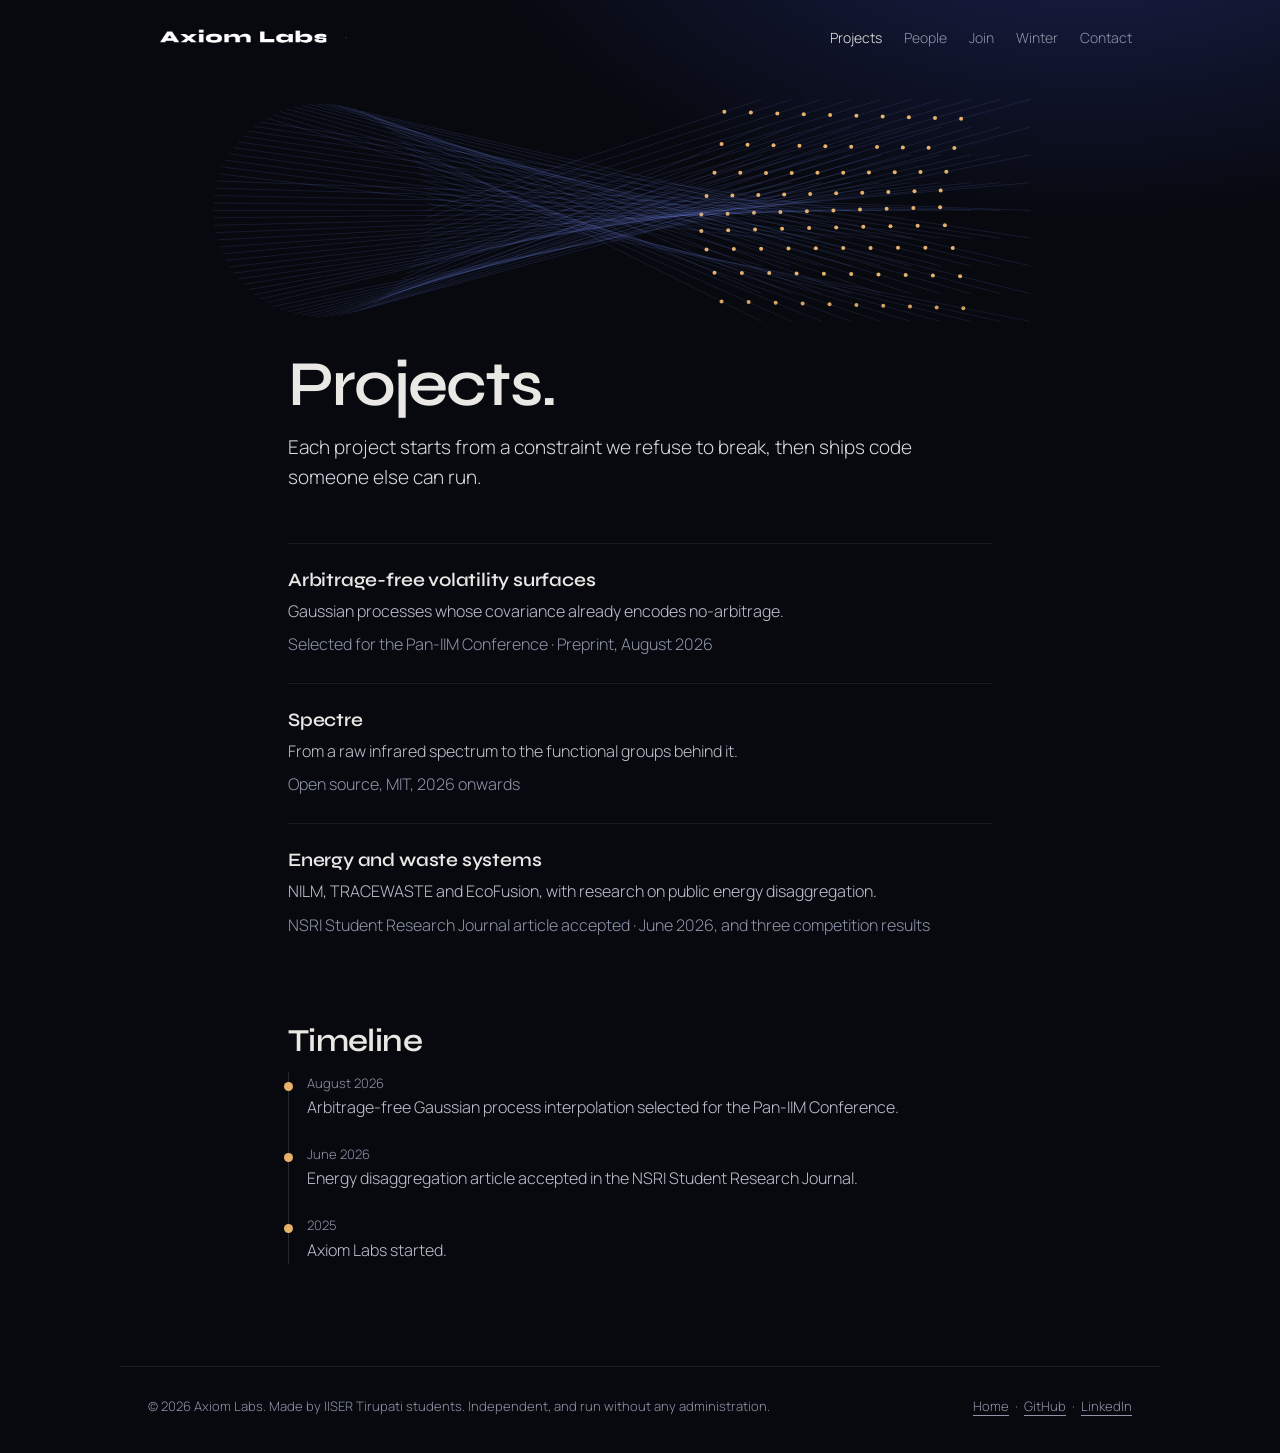
<file: projects.html>
<!DOCTYPE html>
<html lang="en"><head><meta charset="utf-8"><meta name="viewport" content="width=device-width, initial-scale=1">
<title>Projects | Axiom Labs</title><meta name="description" content="Papers, open-source software and energy systems from Axiom Labs."><meta name="theme-color" content="#07090f">
<link rel="icon" href="data:image/svg+xml,%3Csvg xmlns='http://www.w3.org/2000/svg' viewBox='0 0 32 32'%3E%3Crect width='32' height='32' rx='6' fill='%2307090f'/%3E%3Cpath d='M16 6l9 20h-4l-1.6-4h-6.8L11 26H7z' fill='%23e8b26a'/%3E%3C/svg%3E">
<link rel="stylesheet" href="https://fonts.googleapis.com/css2?family=Syne:wght@600;800&family=Manrope:wght@300;400;500&display=swap">
<link rel="stylesheet" href="style.css"></head><body>
<nav><b><a href="index.html" aria-label="Axiom Labs"><img class="brand-mark" src="assets/axiom-labs-logo.png" alt="" width="332" height="47"></a></b><div><a href="projects.html" aria-current="page">Projects</a><a href="people.html">People</a><a href="join.html">Join</a><a href="winter.html">Winter</a><a href="join.html#contact">Contact</a></div></nav>
<header class="hero"><canvas data-fx="flow" aria-hidden="true"></canvas><div class="hin"><h1>Projects.</h1>
<p class="lead">Each project starts from a constraint we refuse to break, then ships code someone else can run.</p></div></header>
<main>
<a class="item" href="volatility.html"><h3>Arbitrage-free volatility surfaces</h3><p>Gaussian processes whose covariance already encodes no-arbitrage.</p><p class="m">Selected for the Pan-IIM Conference · Preprint, August 2026</p></a>
<a class="item" href="spectre.html"><h3>Spectre</h3><p>From a raw infrared spectrum to the functional groups behind it.</p><p class="m">Open source, MIT, 2026 onwards</p></a>
<a class="item" href="energy.html"><h3>Energy and waste systems</h3><p>NILM, TRACEWASTE and EcoFusion, with research on public energy disaggregation.</p><p class="m">NSRI Student Research Journal article accepted · June 2026, and three competition results</p></a>
<h2>Timeline</h2>
<ol class="tl">
<li><time>August 2026</time>Arbitrage-free Gaussian process interpolation selected for the Pan-IIM Conference.</li>
<li><time>June 2026</time>Energy disaggregation article accepted in the NSRI Student Research Journal.</li>
<li><time>2025</time>Axiom Labs started.</li>
</ol></main>
<footer><span>&copy; 2026 Axiom Labs. Made by IISER Tirupati students. Independent, and run without any administration.</span><span><a href="index.html">Home</a> &nbsp;&middot;&nbsp; <a href="https://github.com/itsmilindsahu">GitHub</a> &nbsp;&middot;&nbsp; <a href="https://linkedin.com/in/itsmilindsahu">LinkedIn</a></span></footer>
<script src="site.js"></script><script src="fx.js"></script></body></html>
</file>
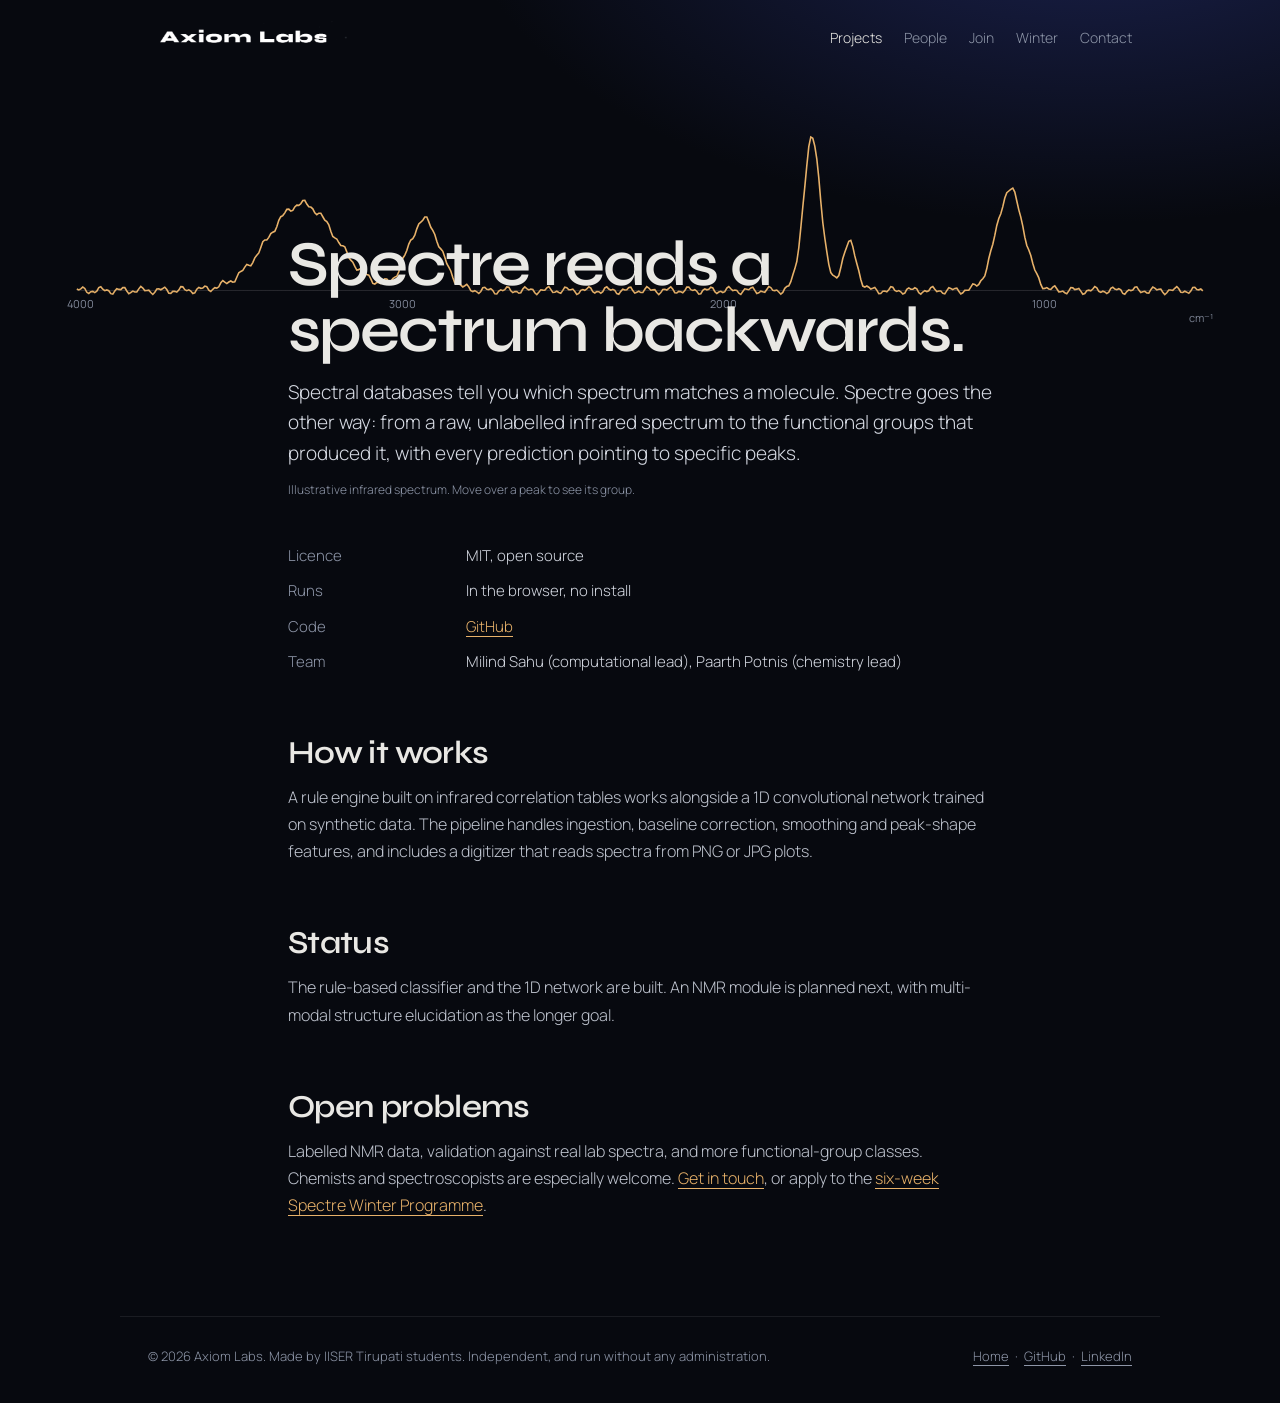
<file: spectre.html>
<!DOCTYPE html>
<html lang="en"><head><meta charset="utf-8"><meta name="viewport" content="width=device-width, initial-scale=1">
<title>Spectre | Axiom Labs</title><meta name="description" content="Open-source tool that reads infrared spectra backwards, from raw peaks to functional groups."><meta name="theme-color" content="#07090f">
<link rel="icon" href="data:image/svg+xml,%3Csvg xmlns='http://www.w3.org/2000/svg' viewBox='0 0 32 32'%3E%3Crect width='32' height='32' rx='6' fill='%2307090f'/%3E%3Cpath d='M16 6l9 20h-4l-1.6-4h-6.8L11 26H7z' fill='%23e8b26a'/%3E%3C/svg%3E">
<link rel="stylesheet" href="https://fonts.googleapis.com/css2?family=Syne:wght@600;800&family=Manrope:wght@300;400;500&display=swap">
<link rel="stylesheet" href="style.css"></head><body>
<nav><b><a href="index.html" aria-label="Axiom Labs"><img class="brand-mark" src="assets/axiom-labs-logo.png" alt="" width="332" height="47"></a></b><div><a href="projects.html" aria-current="page">Projects</a><a href="people.html">People</a><a href="join.html">Join</a><a href="winter.html">Winter</a><a href="join.html#contact">Contact</a></div></nav>
<header class="hero"><canvas data-fx="spectrum" aria-hidden="true"></canvas><div class="hin"><h1>Spectre reads a spectrum backwards.</h1>
<p class="lead">Spectral databases tell you which spectrum matches a molecule. Spectre goes the other way: from a raw, unlabelled infrared spectrum to the functional groups that produced it, with every prediction pointing to specific peaks.</p><p class="cap">Illustrative infrared spectrum. Move over a peak to see its group.</p></div></header>
<main>
<dl class="facts"><dt>Licence</dt><dd>MIT, open source</dd><dt>Runs</dt><dd>In the browser, no install</dd><dt>Code</dt><dd><a data-repo="spectre" href="https://github.com/itsmilindsahu" target="_blank" rel="noopener">GitHub</a></dd><dt>Team</dt><dd>Milind Sahu (computational lead), Paarth Potnis (chemistry lead)</dd></dl>
<h2>How it works</h2>
<p>A rule engine built on infrared correlation tables works alongside a 1D convolutional network trained on synthetic data. The pipeline handles ingestion, baseline correction, smoothing and peak-shape features, and includes a digitizer that reads spectra from PNG or JPG plots.</p>
<h2>Status</h2>
<p>The rule-based classifier and the 1D network are built. An NMR module is planned next, with multi-modal structure elucidation as the longer goal.</p>
<h2>Open problems</h2>
<p>Labelled NMR data, validation against real lab spectra, and more functional-group classes. Chemists and spectroscopists are especially welcome. <a href="join.html">Get in touch</a>, or apply to the <a href="winter.html">six-week Spectre Winter Programme</a>.</p></main>
<footer><span>&copy; 2026 Axiom Labs. Made by IISER Tirupati students. Independent, and run without any administration.</span><span><a href="index.html">Home</a> &nbsp;&middot;&nbsp; <a href="https://github.com/itsmilindsahu">GitHub</a> &nbsp;&middot;&nbsp; <a href="https://linkedin.com/in/itsmilindsahu">LinkedIn</a></span></footer>
<script src="site.js"></script><script src="fx.js"></script></body></html>
</file>
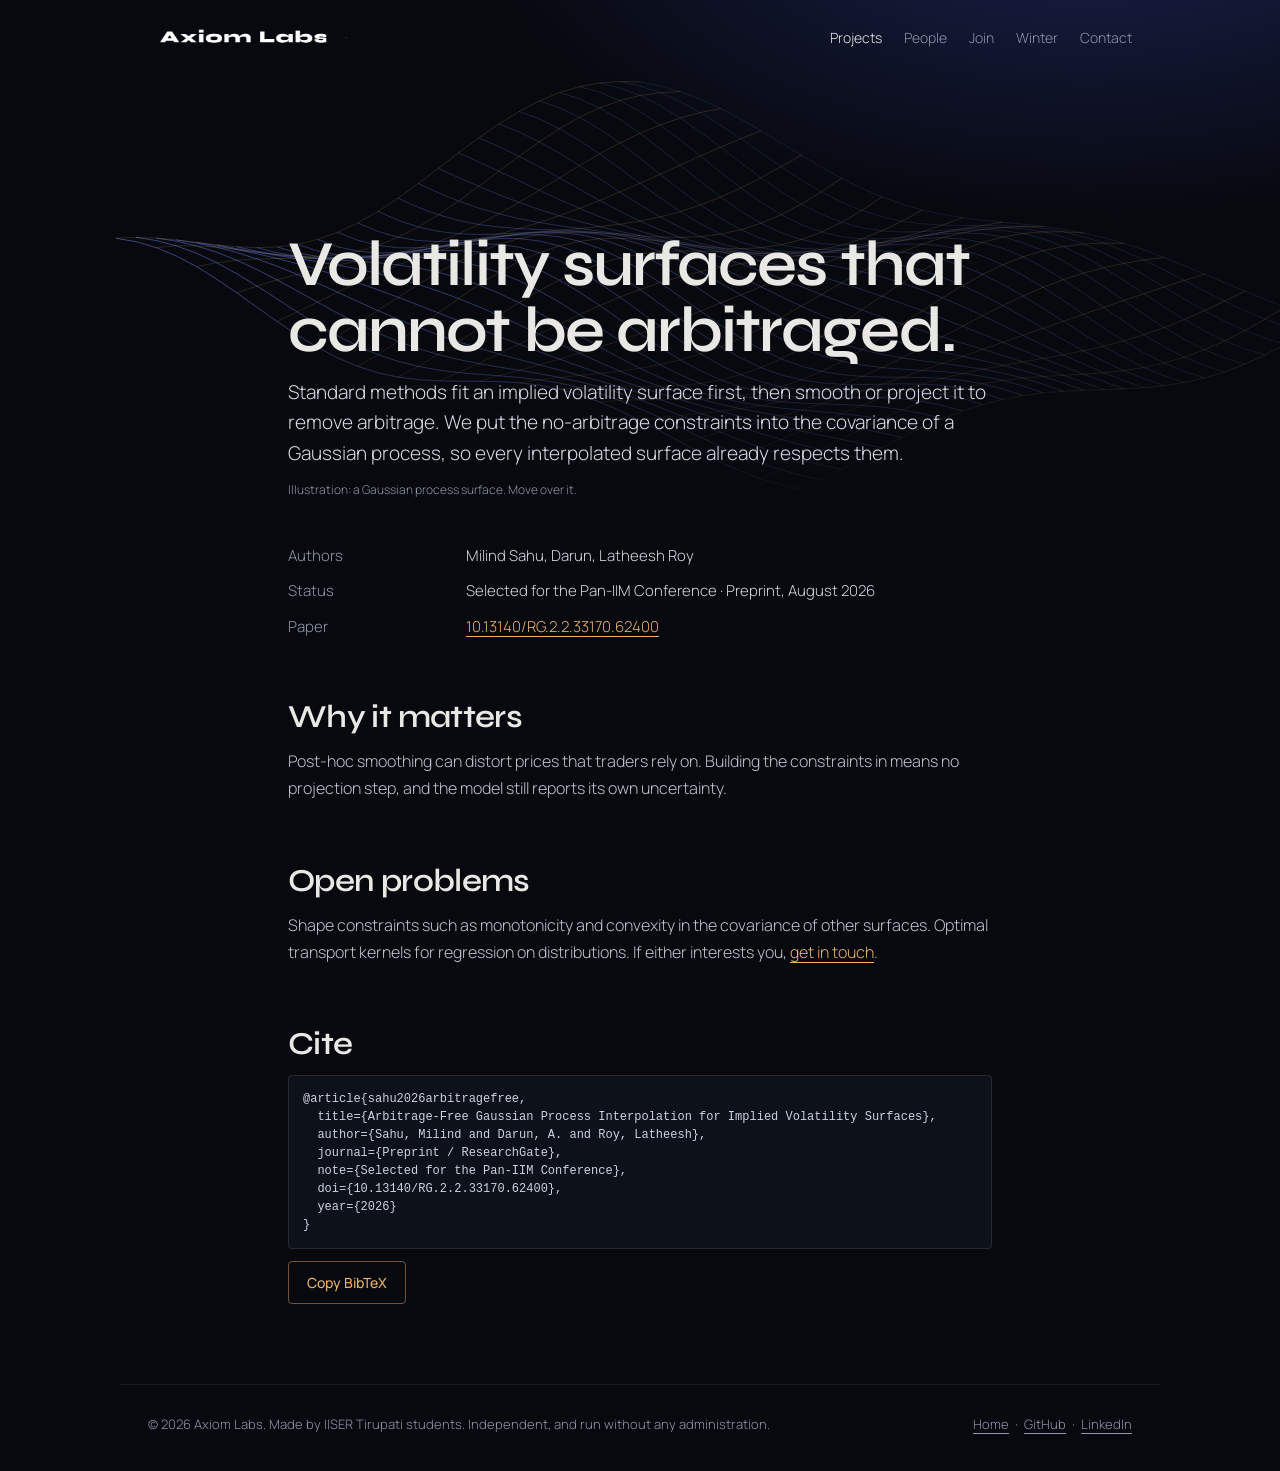
<file: volatility.html>
<!DOCTYPE html>
<html lang="en"><head><meta charset="utf-8"><meta name="viewport" content="width=device-width, initial-scale=1">
<title>Arbitrage-free volatility surfaces | Axiom Labs</title><meta name="description" content="Gaussian process interpolation of implied volatility surfaces with no-arbitrage built into the covariance."><meta name="theme-color" content="#07090f">
<link rel="icon" href="data:image/svg+xml,%3Csvg xmlns='http://www.w3.org/2000/svg' viewBox='0 0 32 32'%3E%3Crect width='32' height='32' rx='6' fill='%2307090f'/%3E%3Cpath d='M16 6l9 20h-4l-1.6-4h-6.8L11 26H7z' fill='%23e8b26a'/%3E%3C/svg%3E">
<link rel="stylesheet" href="https://fonts.googleapis.com/css2?family=Syne:wght@600;800&family=Manrope:wght@300;400;500&display=swap">
<link rel="stylesheet" href="style.css"></head><body>
<nav><b><a href="index.html" aria-label="Axiom Labs"><img class="brand-mark" src="assets/axiom-labs-logo.png" alt="" width="332" height="47"></a></b><div><a href="projects.html" aria-current="page">Projects</a><a href="people.html">People</a><a href="join.html">Join</a><a href="winter.html">Winter</a><a href="join.html#contact">Contact</a></div></nav>
<header class="hero"><canvas data-fx="gp" aria-hidden="true"></canvas><div class="hin"><h1>Volatility surfaces that cannot be arbitraged.</h1>
<p class="lead">Standard methods fit an implied volatility surface first, then smooth or project it to remove arbitrage. We put the no-arbitrage constraints into the covariance of a Gaussian process, so every interpolated surface already respects them.</p><p class="cap">Illustration: a Gaussian process surface. Move over it.</p></div></header>
<main>
<dl class="facts"><dt>Authors</dt><dd>Milind Sahu, Darun, Latheesh Roy</dd><dt>Status</dt><dd>Selected for the Pan-IIM Conference · Preprint, August 2026</dd><dt>Paper</dt><dd><a href="https://doi.org/10.13140/RG.2.2.33170.62400" target="_blank" rel="noopener">10.13140/RG.2.2.33170.62400</a></dd></dl>
<h2>Why it matters</h2>
<p>Post-hoc smoothing can distort prices that traders rely on. Building the constraints in means no projection step, and the model still reports its own uncertainty.</p>
<h2>Open problems</h2>
<p>Shape constraints such as monotonicity and convexity in the covariance of other surfaces. Optimal transport kernels for regression on distributions. If either interests you, <a href="join.html">get in touch</a>.</p>
<h2>Cite</h2><pre class="bib" id="b1">@article{sahu2026arbitragefree,
  title={Arbitrage-Free Gaussian Process Interpolation for Implied Volatility Surfaces},
  author={Sahu, Milind and Darun, A. and Roy, Latheesh},
  journal={Preprint / ResearchGate},
  note={Selected for the Pan-IIM Conference},
  doi={10.13140/RG.2.2.33170.62400},
  year={2026}
}</pre><button class="btn ghost" onclick="copyBib('b1',this)">Copy BibTeX</button></main>
<footer><span>&copy; 2026 Axiom Labs. Made by IISER Tirupati students. Independent, and run without any administration.</span><span><a href="index.html">Home</a> &nbsp;&middot;&nbsp; <a href="https://github.com/itsmilindsahu">GitHub</a> &nbsp;&middot;&nbsp; <a href="https://linkedin.com/in/itsmilindsahu">LinkedIn</a></span></footer>
<script src="site.js"></script><script src="fx.js"></script></body></html>
</file>
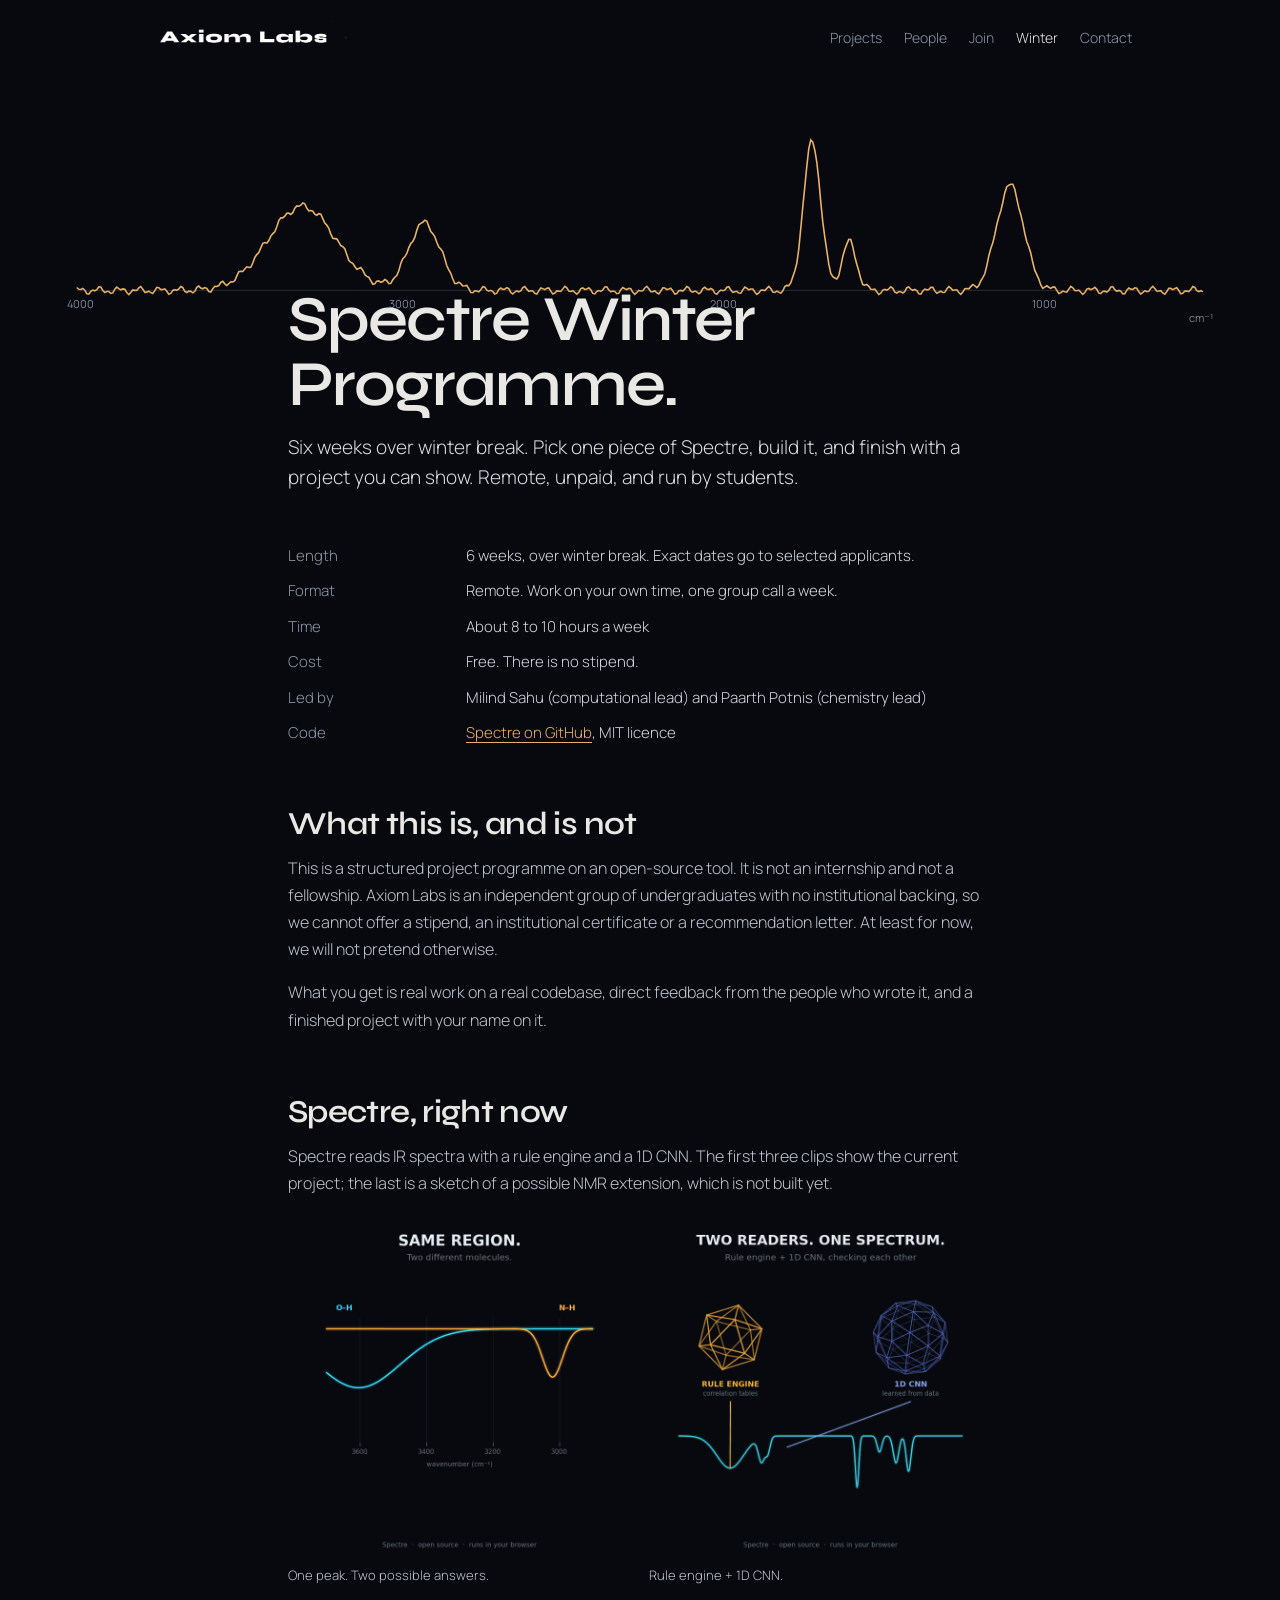
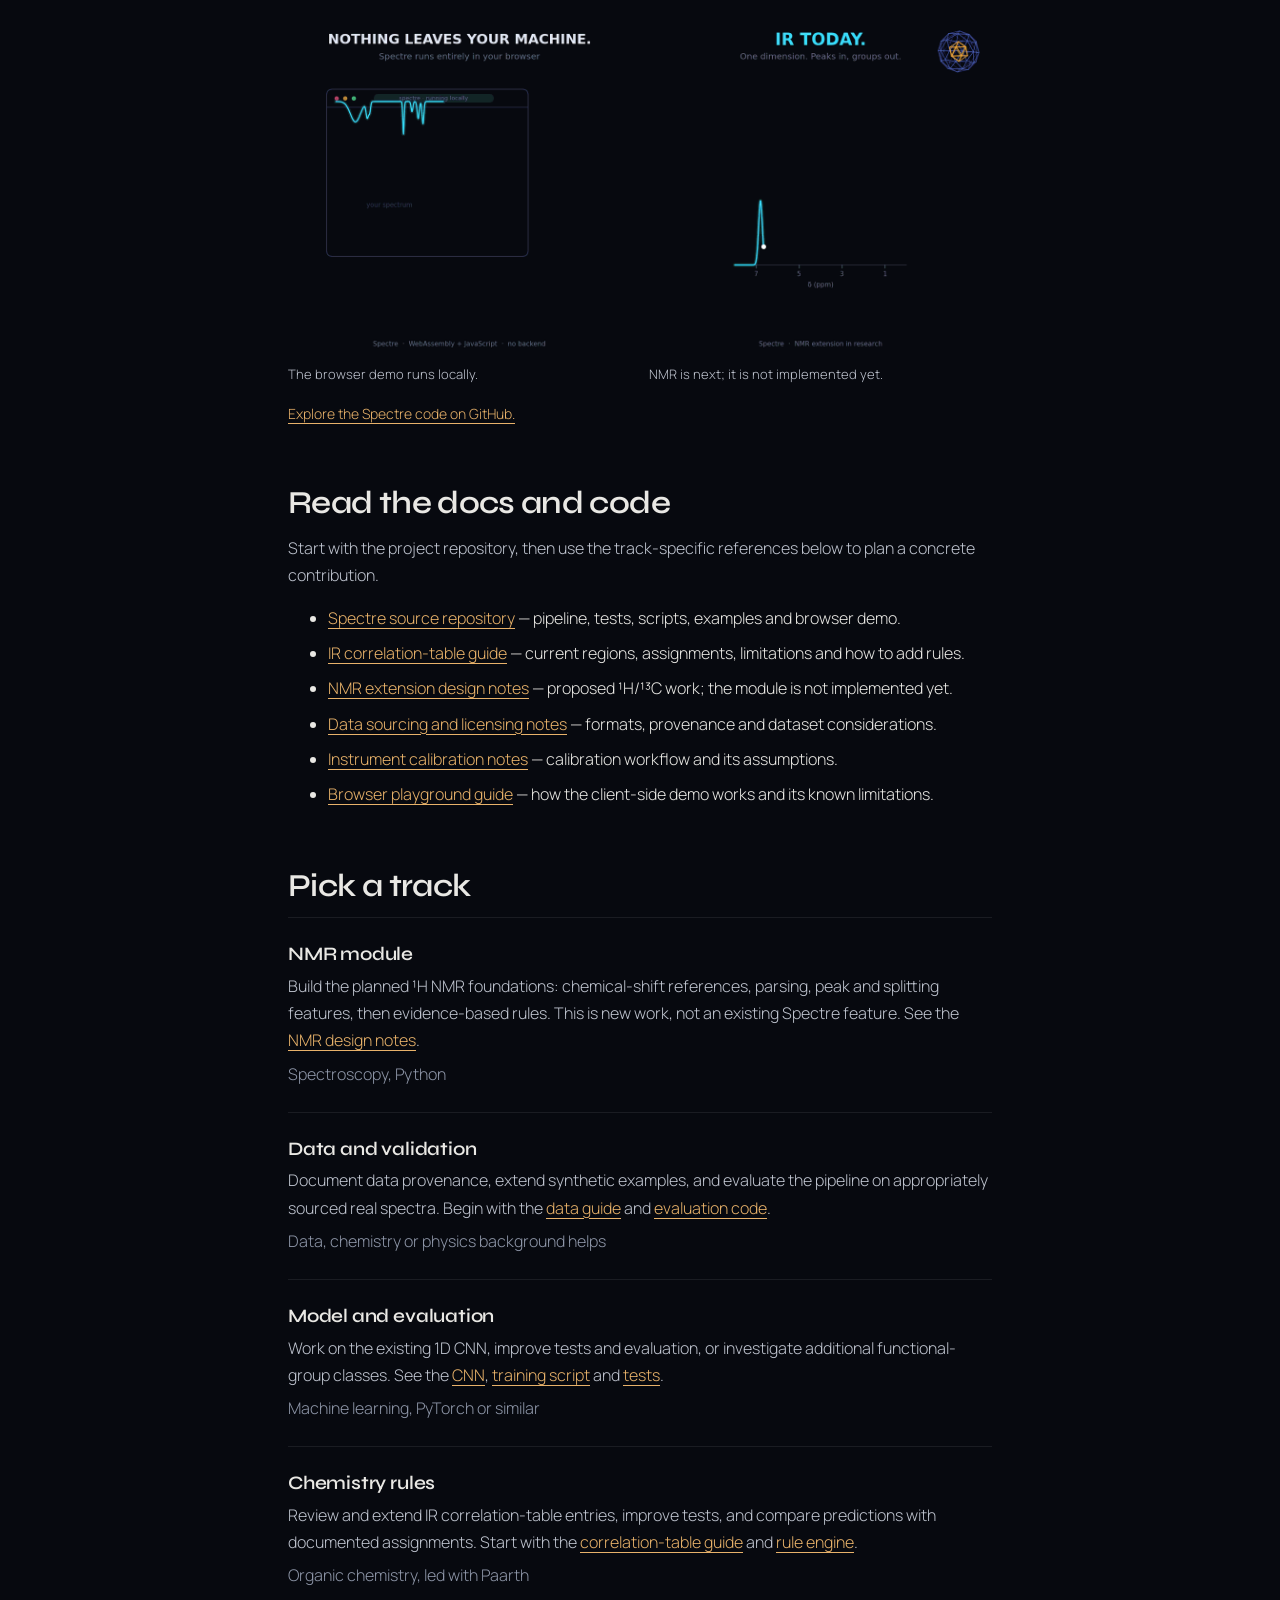
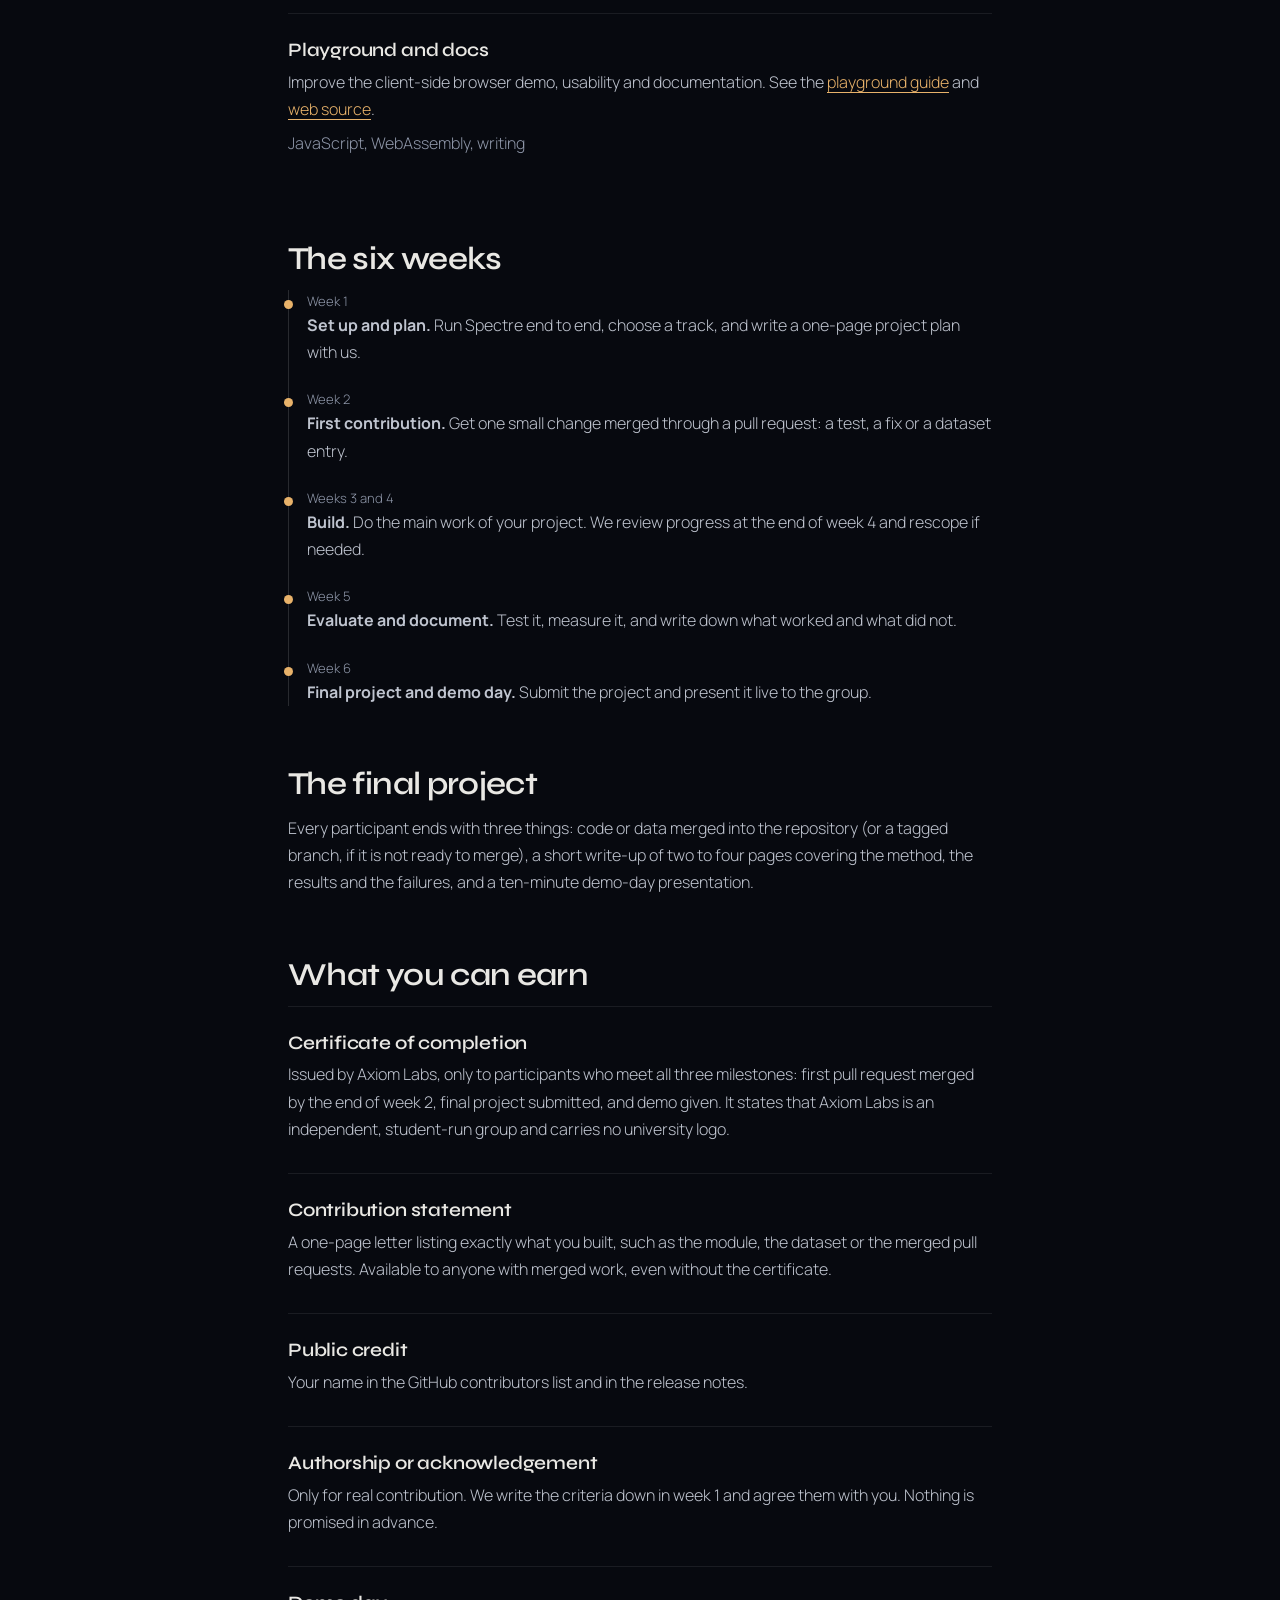
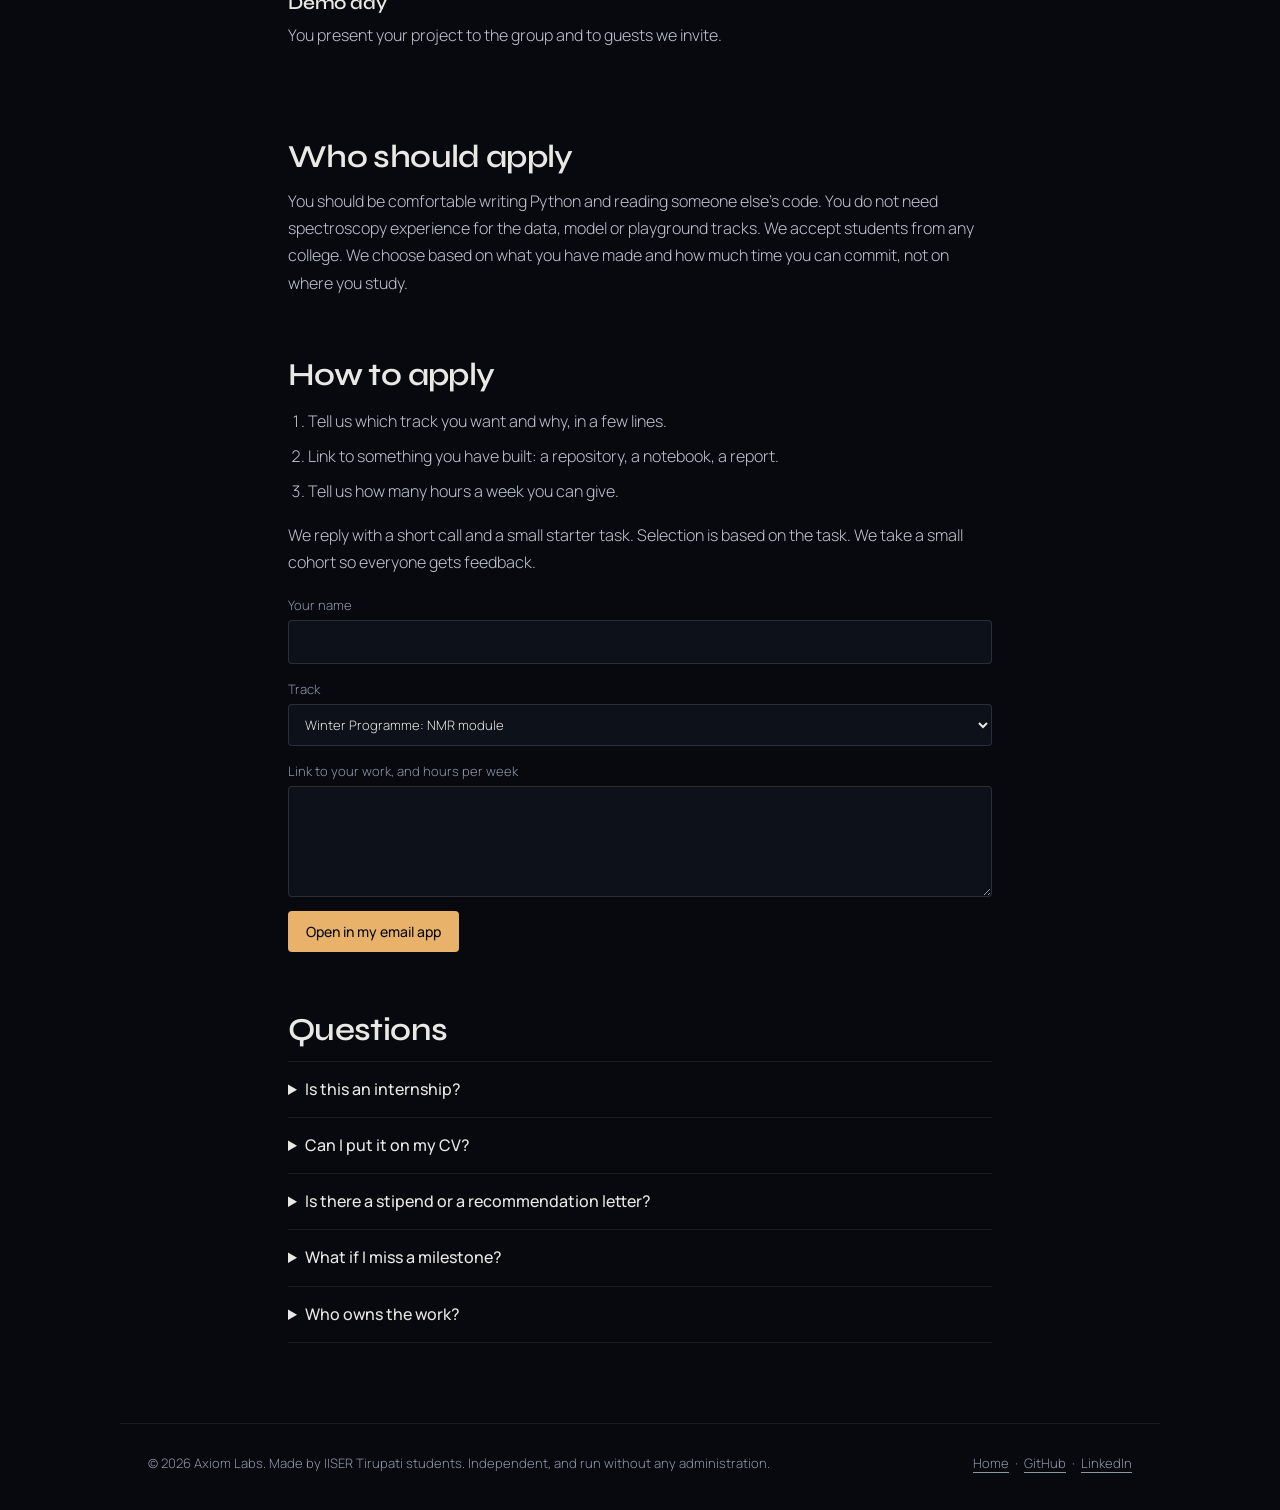
<file: winter.html>
<!DOCTYPE html>
<html lang="en"><head><meta charset="utf-8"><meta name="viewport" content="width=device-width, initial-scale=1">
<title>Spectre Winter Programme | Axiom Labs</title><meta name="description" content="A six-week, unpaid, remote project programme on the open-source Spectre spectroscopy tool, with a final project and demo day."><meta name="theme-color" content="#07090f">
<link rel="icon" href="data:image/svg+xml,%3Csvg xmlns='http://www.w3.org/2000/svg' viewBox='0 0 32 32'%3E%3Crect width='32' height='32' rx='6' fill='%2307090f'/%3E%3Cpath d='M16 6l9 20h-4l-1.6-4h-6.8L11 26H7z' fill='%23e8b26a'/%3E%3C/svg%3E">
<link rel="stylesheet" href="https://fonts.googleapis.com/css2?family=Syne:wght@600;800&family=Manrope:wght@300;400;500&display=swap">
<link rel="stylesheet" href="style.css"></head><body>
<nav><b><a href="index.html" aria-label="Axiom Labs"><img class="brand-mark" src="assets/axiom-labs-logo.png" alt="" width="332" height="47"></a></b><div><a href="projects.html">Projects</a><a href="people.html">People</a><a href="join.html">Join</a><a href="winter.html" aria-current="page">Winter</a><a href="join.html#contact">Contact</a></div></nav>
<header class="hero"><canvas data-fx="spectrum" aria-hidden="true"></canvas><div class="hin"><h1>Spectre Winter Programme.</h1>
<p class="lead">Six weeks over winter break. Pick one piece of Spectre, build it, and finish with a project you can show. Remote, unpaid, and run by students.</p></div></header>
<main>
<dl class="facts"><dt>Length</dt><dd>6 weeks, over winter break. Exact dates go to selected applicants.</dd><dt>Format</dt><dd>Remote. Work on your own time, one group call a week.</dd><dt>Time</dt><dd>About 8 to 10 hours a week</dd><dt>Cost</dt><dd>Free. There is no stipend.</dd><dt>Led by</dt><dd>Milind Sahu (computational lead) and Paarth Potnis (chemistry lead)</dd><dt>Code</dt><dd><a href="https://github.com/itsmilindsahu/Spectre" target="_blank" rel="noopener">Spectre on GitHub</a>, MIT licence</dd></dl>

<h2>What this is, and is not</h2>
<p>This is a structured project programme on an open-source tool. It is not an internship and not a fellowship. Axiom Labs is an independent group of undergraduates with no institutional backing, so we cannot offer a stipend, an institutional certificate or a recommendation letter. At least for now, we will not pretend otherwise.</p>
<p>What you get is real work on a real codebase, direct feedback from the people who wrote it, and a finished project with your name on it.</p>

<h2>Spectre, right now</h2>
<p>Spectre reads IR spectra with a rule engine and a 1D CNN. The first three clips show the current project; the last is a sketch of a possible NMR extension, which is not built yet.</p>
<div class="gal spectre-demos">
<figure><img src="assets/spectre_gif2_same_region.gif" alt="One IR peak with two possible assignments: O-H and N-H" loading="eager"><figcaption>One peak. Two possible answers.</figcaption></figure>
<figure><img src="assets/spectre_gif3_two_readers.gif" alt="IR spectrum interpreted by a rule engine and a 1D CNN" loading="eager"><figcaption>Rule engine + 1D CNN.</figcaption></figure>
<figure><img src="assets/spectre_gif4_nothing_leaves.gif" alt="Spectre processing an IR spectrum in the browser, without sending data to a server" loading="lazy"><figcaption>The browser demo runs locally.</figcaption></figure>
<figure><img src="assets/spectre_gif5_nmr_next.gif" alt="Illustration of a proposed NMR extension, with peaks on a chemical shift axis" loading="lazy"><figcaption>NMR is next; it is not implemented yet.</figcaption></figure>
</div>
<p class="m"><a href="https://github.com/itsmilindsahu/Spectre" target="_blank" rel="noopener">Explore the Spectre code on GitHub.</a></p>
<style>
.spectre-demos{grid-template-columns:repeat(2,minmax(0,1fr));gap:26px 18px}
.spectre-demos img{aspect-ratio:1;object-fit:contain;border:0;border-radius:0}
.spectre-demos figcaption{margin-top:8px;color:#bfc4cf;font-size:13px}
@media(max-width:560px){.spectre-demos{grid-template-columns:1fr}}
</style>

<h2>Read the docs and code</h2>
<p>Start with the project repository, then use the track-specific references below to plan a concrete contribution.</p>
<ul>
<li><a href="https://github.com/itsmilindsahu/Spectre" target="_blank" rel="noopener">Spectre source repository</a> — pipeline, tests, scripts, examples and browser demo.</li>
<li><a href="https://github.com/itsmilindsahu/Spectre/blob/main/docs/correlation-table.md" target="_blank" rel="noopener">IR correlation-table guide</a> — current regions, assignments, limitations and how to add rules.</li>
<li><a href="https://github.com/itsmilindsahu/Spectre/blob/main/docs/nmr-extension.md" target="_blank" rel="noopener">NMR extension design notes</a> — proposed ¹H/¹³C work; the module is not implemented yet.</li>
<li><a href="https://github.com/itsmilindsahu/Spectre/blob/main/data/README.md" target="_blank" rel="noopener">Data sourcing and licensing notes</a> — formats, provenance and dataset considerations.</li>
<li><a href="https://github.com/itsmilindsahu/Spectre/blob/main/calibration/README.md" target="_blank" rel="noopener">Instrument calibration notes</a> — calibration workflow and its assumptions.</li>
<li><a href="https://github.com/itsmilindsahu/Spectre/blob/main/web/README.md" target="_blank" rel="noopener">Browser playground guide</a> — how the client-side demo works and its known limitations.</li>
</ul>

<h2>Pick a track</h2>
<div class="item"><h3>NMR module</h3><p>Build the planned ¹H NMR foundations: chemical-shift references, parsing, peak and splitting features, then evidence-based rules. This is new work, not an existing Spectre feature. See the <a href="https://github.com/itsmilindsahu/Spectre/blob/main/docs/nmr-extension.md" target="_blank" rel="noopener">NMR design notes</a>.</p><p class="m">Spectroscopy, Python</p></div>
<div class="item"><h3>Data and validation</h3><p>Document data provenance, extend synthetic examples, and evaluate the pipeline on appropriately sourced real spectra. Begin with the <a href="https://github.com/itsmilindsahu/Spectre/blob/main/data/README.md" target="_blank" rel="noopener">data guide</a> and <a href="https://github.com/itsmilindsahu/Spectre/tree/main/spectre/evaluation" target="_blank" rel="noopener">evaluation code</a>.</p><p class="m">Data, chemistry or physics background helps</p></div>
<div class="item"><h3>Model and evaluation</h3><p>Work on the existing 1D CNN, improve tests and evaluation, or investigate additional functional-group classes. See the <a href="https://github.com/itsmilindsahu/Spectre/blob/main/spectre/models/cnn.py" target="_blank" rel="noopener">CNN</a>, <a href="https://github.com/itsmilindsahu/Spectre/blob/main/scripts/train_cnn.py" target="_blank" rel="noopener">training script</a> and <a href="https://github.com/itsmilindsahu/Spectre/blob/main/tests/test_cnn.py" target="_blank" rel="noopener">tests</a>.</p><p class="m">Machine learning, PyTorch or similar</p></div>
<div class="item"><h3>Chemistry rules</h3><p>Review and extend IR correlation-table entries, improve tests, and compare predictions with documented assignments. Start with the <a href="https://github.com/itsmilindsahu/Spectre/blob/main/docs/correlation-table.md" target="_blank" rel="noopener">correlation-table guide</a> and <a href="https://github.com/itsmilindsahu/Spectre/blob/main/spectre/models/rule_engine.py" target="_blank" rel="noopener">rule engine</a>.</p><p class="m">Organic chemistry, led with Paarth</p></div>
<div class="item"><h3>Playground and docs</h3><p>Improve the client-side browser demo, usability and documentation. See the <a href="https://github.com/itsmilindsahu/Spectre/blob/main/web/README.md" target="_blank" rel="noopener">playground guide</a> and <a href="https://github.com/itsmilindsahu/Spectre/tree/main/web" target="_blank" rel="noopener">web source</a>.</p><p class="m">JavaScript, WebAssembly, writing</p></div>

<h2>The six weeks</h2>
<ol class="tl">
<li><time>Week 1</time><b>Set up and plan.</b> Run Spectre end to end, choose a track, and write a one-page project plan with us.</li>
<li><time>Week 2</time><b>First contribution.</b> Get one small change merged through a pull request: a test, a fix or a dataset entry.</li>
<li><time>Weeks 3 and 4</time><b>Build.</b> Do the main work of your project. We review progress at the end of week 4 and rescope if needed.</li>
<li><time>Week 5</time><b>Evaluate and document.</b> Test it, measure it, and write down what worked and what did not.</li>
<li><time>Week 6</time><b>Final project and demo day.</b> Submit the project and present it live to the group.</li>
</ol>

<h2>The final project</h2>
<p>Every participant ends with three things: code or data merged into the repository (or a tagged branch, if it is not ready to merge), a short write-up of two to four pages covering the method, the results and the failures, and a ten-minute demo-day presentation.</p>

<h2>What you can earn</h2>
<div class="item"><h3>Certificate of completion</h3><p>Issued by Axiom Labs, only to participants who meet all three milestones: first pull request merged by the end of week 2, final project submitted, and demo given. It states that Axiom Labs is an independent, student-run group and carries no university logo.</p></div>
<div class="item"><h3>Contribution statement</h3><p>A one-page letter listing exactly what you built, such as the module, the dataset or the merged pull requests. Available to anyone with merged work, even without the certificate.</p></div>
<div class="item"><h3>Public credit</h3><p>Your name in the GitHub contributors list and in the release notes.</p></div>
<div class="item"><h3>Authorship or acknowledgement</h3><p>Only for real contribution. We write the criteria down in week 1 and agree them with you. Nothing is promised in advance.</p></div>
<div class="item"><h3>Demo day</h3><p>You present your project to the group and to guests we invite.</p></div>

<h2>Who should apply</h2>
<p>You should be comfortable writing Python and reading someone else's code. You do not need spectroscopy experience for the data, model or playground tracks. We accept students from any college. We choose based on what you have made and how much time you can commit, not on where you study.</p>

<h2>How to apply</h2>
<ol><li>Tell us which track you want and why, in a few lines.</li><li>Link to something you have built: a repository, a notebook, a report.</li><li>Tell us how many hours a week you can give.</li></ol>
<p>We reply with a short call and a small starter task. Selection is based on the task. We take a small cohort so everyone gets feedback.</p>
<form onsubmit="sendForm(event)">
<label>Your name<input name="who" required autocomplete="name"></label>
<label>Track<select name="interest"><option>Winter Programme: NMR module</option><option>Winter Programme: Data and validation</option><option>Winter Programme: Model and evaluation</option><option>Winter Programme: Chemistry rules</option><option>Winter Programme: Playground and docs</option></select></label>
<label>Link to your work, and hours per week<textarea name="msg" rows="4" required></textarea></label>
<button class="btn" type="submit">Open in my email app</button>
</form>

<h2>Questions</h2>
<details><summary>Is this an internship?</summary><p>No. It is a project programme run by Axiom Labs, an independent student group. Please do not describe it as an internship at IISER Tirupati or any other institution.</p></details>
<details><summary>Can I put it on my CV?</summary><p>Yes, described accurately: "Spectre Winter Programme, Axiom Labs (independent student research group), 6 weeks", plus what you built.</p></details>
<details><summary>Is there a stipend or a recommendation letter?</summary><p>No stipend. We are not offering recommendation letters for now. The contribution statement is the record of what you did.</p></details>
<details><summary>What if I miss a milestone?</summary><p>Talk to us early. If you still cannot complete the project, you keep your public GitHub credit and a contribution statement for anything merged, but not the completion certificate.</p></details>
<details><summary>Who owns the work?</summary><p>Spectre is MIT licensed. What you contribute is released under the same licence, and your name stays in the history.</p></details>
</main>
<footer><span>&copy; 2026 Axiom Labs. Made by IISER Tirupati students. Independent, and run without any administration.</span><span><a href="index.html">Home</a> &nbsp;&middot;&nbsp; <a href="https://github.com/itsmilindsahu">GitHub</a> &nbsp;&middot;&nbsp; <a href="https://linkedin.com/in/itsmilindsahu">LinkedIn</a></span></footer>
<script src="site.js"></script><script src="fx.js"></script></body></html>
</file>
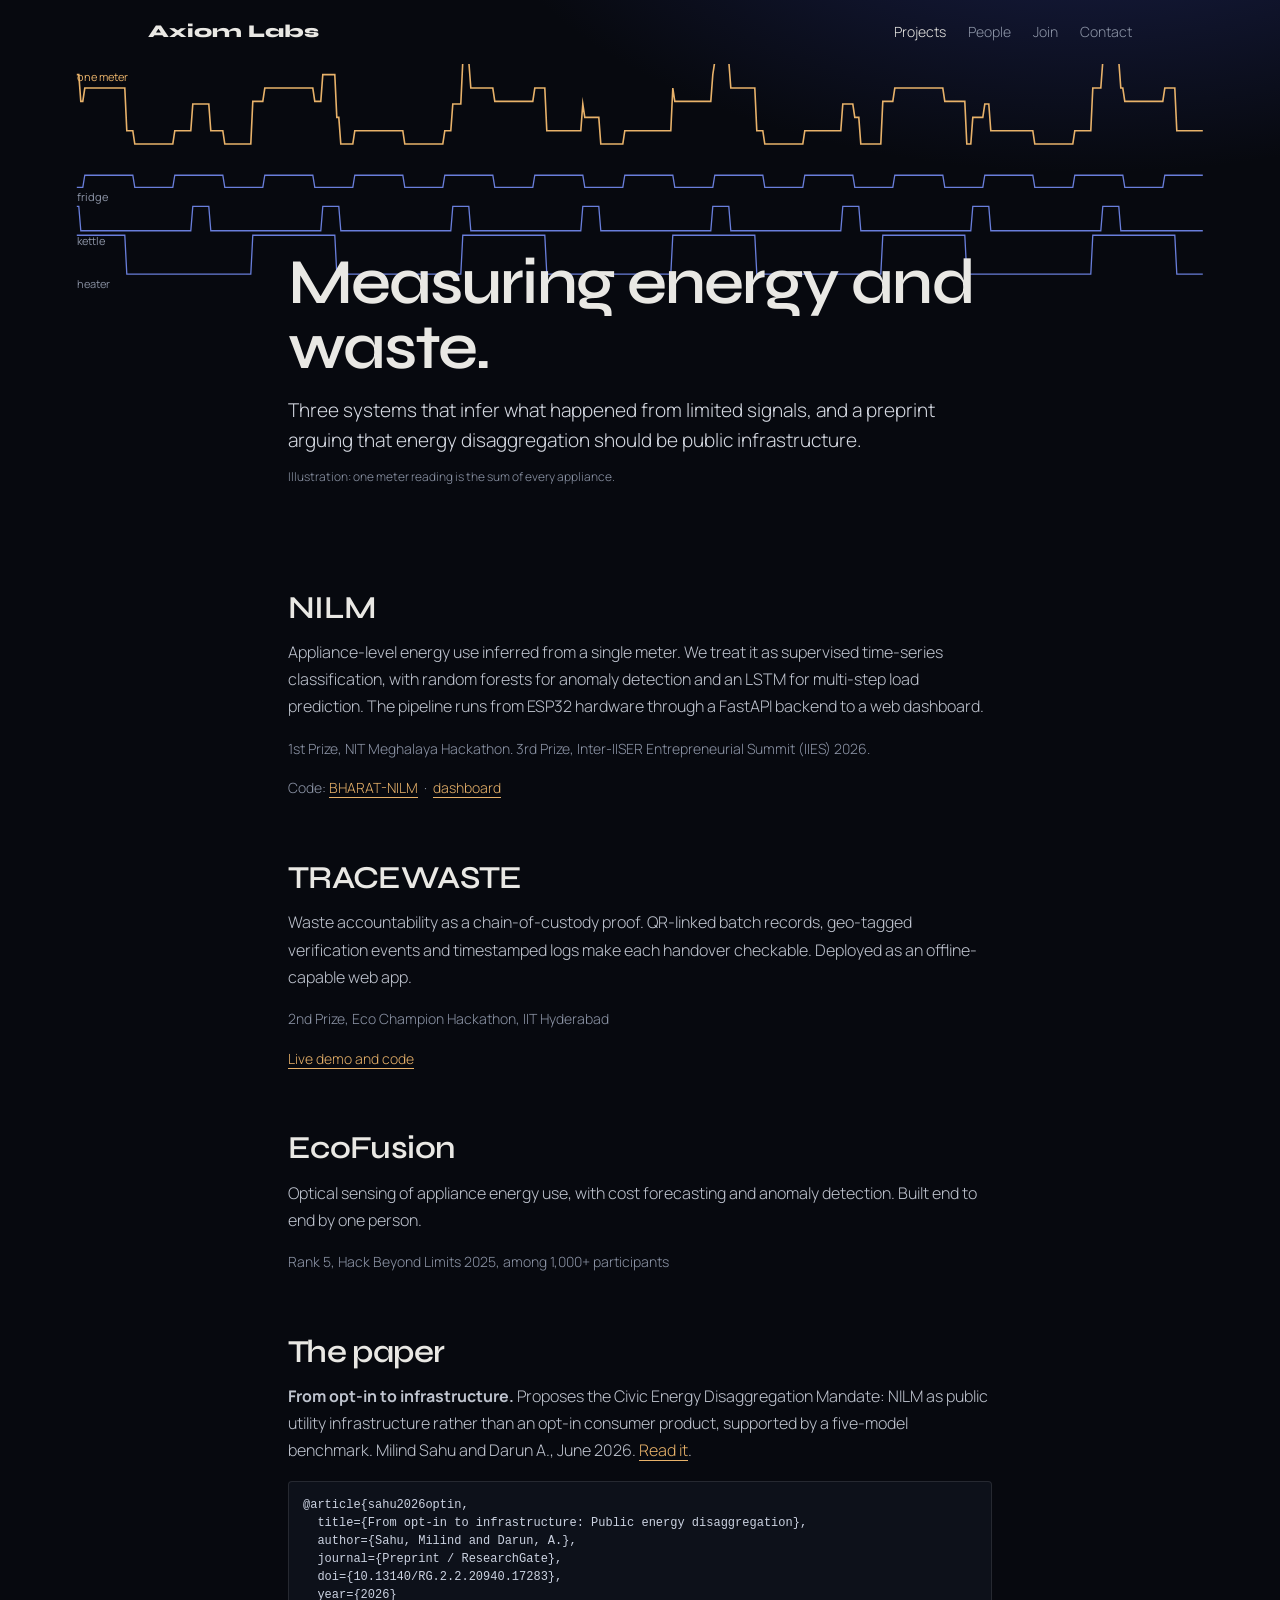
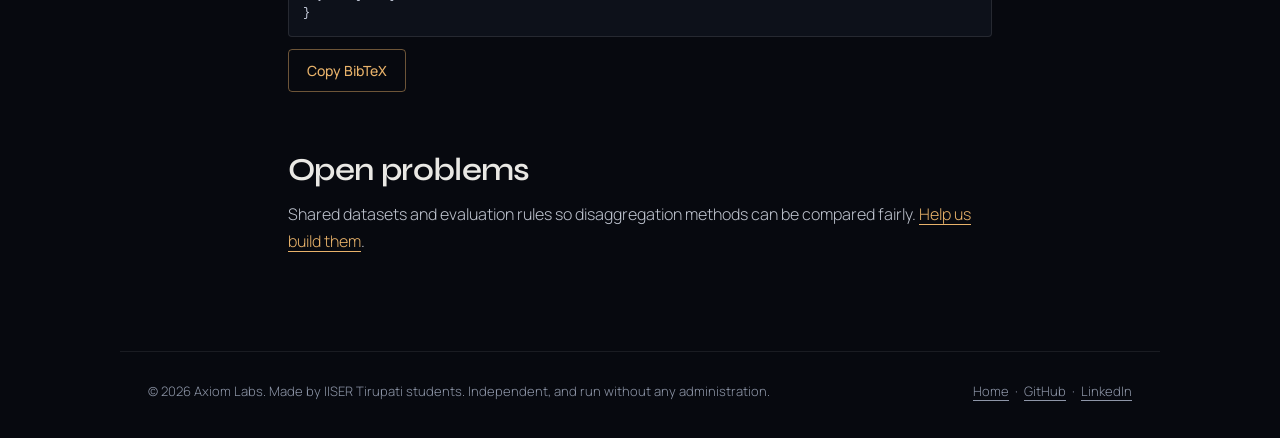
<file: axiom-labs-site/energy.html>
<!DOCTYPE html>
<html lang="en"><head><meta charset="utf-8"><meta name="viewport" content="width=device-width, initial-scale=1">
<title>Energy and waste systems | Axiom Labs</title><meta name="description" content="NILM, TRACEWASTE and EcoFusion: measuring energy use and waste with proof."><meta name="theme-color" content="#07090f">
<link rel="icon" href="data:image/svg+xml,%3Csvg xmlns='http://www.w3.org/2000/svg' viewBox='0 0 32 32'%3E%3Crect width='32' height='32' rx='6' fill='%2307090f'/%3E%3Cpath d='M16 6l9 20h-4l-1.6-4h-6.8L11 26H7z' fill='%23e8b26a'/%3E%3C/svg%3E">
<link rel="stylesheet" href="https://fonts.googleapis.com/css2?family=Syne:wght@600;800&family=Manrope:wght@300;400;500&display=swap">
<link rel="stylesheet" href="style.css"></head><body>
<nav><b><a href="index.html">Axiom Labs</a></b><div><a href="projects.html" aria-current="page">Projects</a><a href="people.html">People</a><a href="join.html">Join</a><a href="join.html#contact">Contact</a></div></nav>
<header class="hero"><canvas data-fx="nilm" aria-hidden="true"></canvas><div class="hin"><h1>Measuring energy and waste.</h1>
<p class="lead">Three systems that infer what happened from limited signals, and a preprint arguing that energy disaggregation should be public infrastructure.</p><p class="cap">Illustration: one meter reading is the sum of every appliance.</p></div></header>
<main>
<h2>NILM</h2><img class="pic" src="https://itsmilindsahu.github.io/nilm.jpg" alt="NILM smart monitoring prototype" loading="lazy" onerror="this.remove()">
<p>Appliance-level energy use inferred from a single meter. We treat it as supervised time-series classification, with random forests for anomaly detection and an LSTM for multi-step load prediction. The pipeline runs from ESP32 hardware through a FastAPI backend to a web dashboard.</p>
<p class="m">1st Prize, NIT Meghalaya Hackathon. 3rd Prize, Inter-IISER Entrepreneurial Summit (IIES) 2026.</p><p class="m">Code: <a href="https://github.com/itsmilindsahu/BHARAT-NILM" target="_blank" rel="noopener">BHARAT-NILM</a> &nbsp;&middot;&nbsp; <a href="https://github.com/itsmilindsahu/bharat-nilm-dashboard" target="_blank" rel="noopener">dashboard</a></p>
<h2>TRACEWASTE</h2><img class="pic" src="https://itsmilindsahu.github.io/tracewaste.jpg" alt="TRACEWASTE waste traceability system" loading="lazy" onerror="this.remove()">
<p>Waste accountability as a chain-of-custody proof. QR-linked batch records, geo-tagged verification events and timestamped logs make each handover checkable. Deployed as an offline-capable web app.</p>
<p class="m">2nd Prize, Eco Champion Hackathon, IIT Hyderabad</p><p class="m"><a href="https://github.com/itsmilindsahu/geo-proof-demo" target="_blank" rel="noopener">Live demo and code</a></p>
<h2>EcoFusion</h2>
<p>Optical sensing of appliance energy use, with cost forecasting and anomaly detection. Built end to end by one person.</p>
<p class="m">Rank 5, Hack Beyond Limits 2025, among 1,000+ participants</p>
<h2>The paper</h2>
<p><b>From opt-in to infrastructure.</b> Proposes the Civic Energy Disaggregation Mandate: NILM as public utility infrastructure rather than an opt-in consumer product, supported by a five-model benchmark. Milind Sahu and Darun A., June 2026. <a href="https://doi.org/10.13140/RG.2.2.20940.17283" target="_blank" rel="noopener">Read it</a>.</p>
<pre class="bib" id="b2">@article{sahu2026optin,
  title={From opt-in to infrastructure: Public energy disaggregation},
  author={Sahu, Milind and Darun, A.},
  journal={Preprint / ResearchGate},
  doi={10.13140/RG.2.2.20940.17283},
  year={2026}
}</pre><button class="btn ghost" onclick="copyBib('b2',this)">Copy BibTeX</button>
<h2>Open problems</h2>
<p>Shared datasets and evaluation rules so disaggregation methods can be compared fairly. <a href="join.html">Help us build them</a>.</p></main>
<footer><span>&copy; 2026 Axiom Labs. Made by IISER Tirupati students. Independent, and run without any administration.</span><span><a href="index.html">Home</a> &nbsp;&middot;&nbsp; <a href="https://github.com/itsmilindsahu">GitHub</a> &nbsp;&middot;&nbsp; <a href="https://linkedin.com/in/itsmilindsahu">LinkedIn</a></span></footer>
<script src="site.js"></script><script src="fx.js"></script></body></html>
</file>
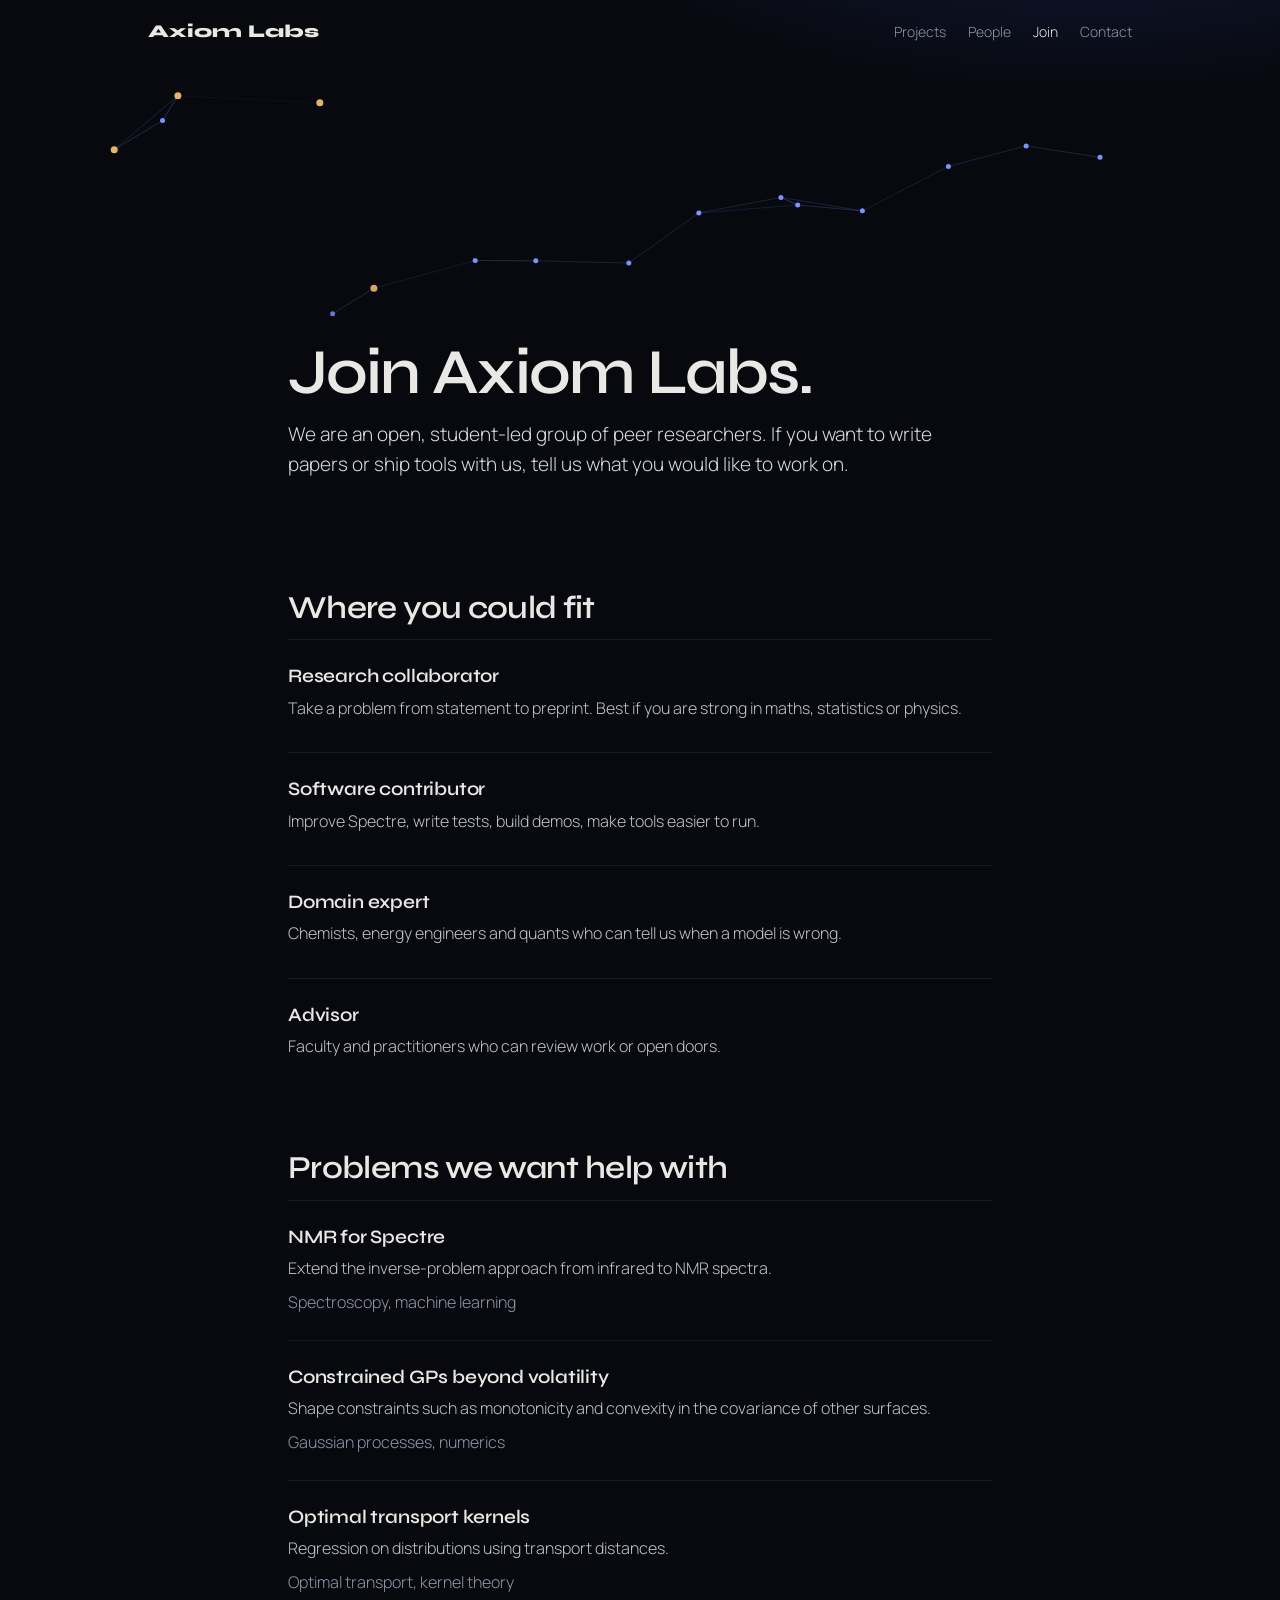
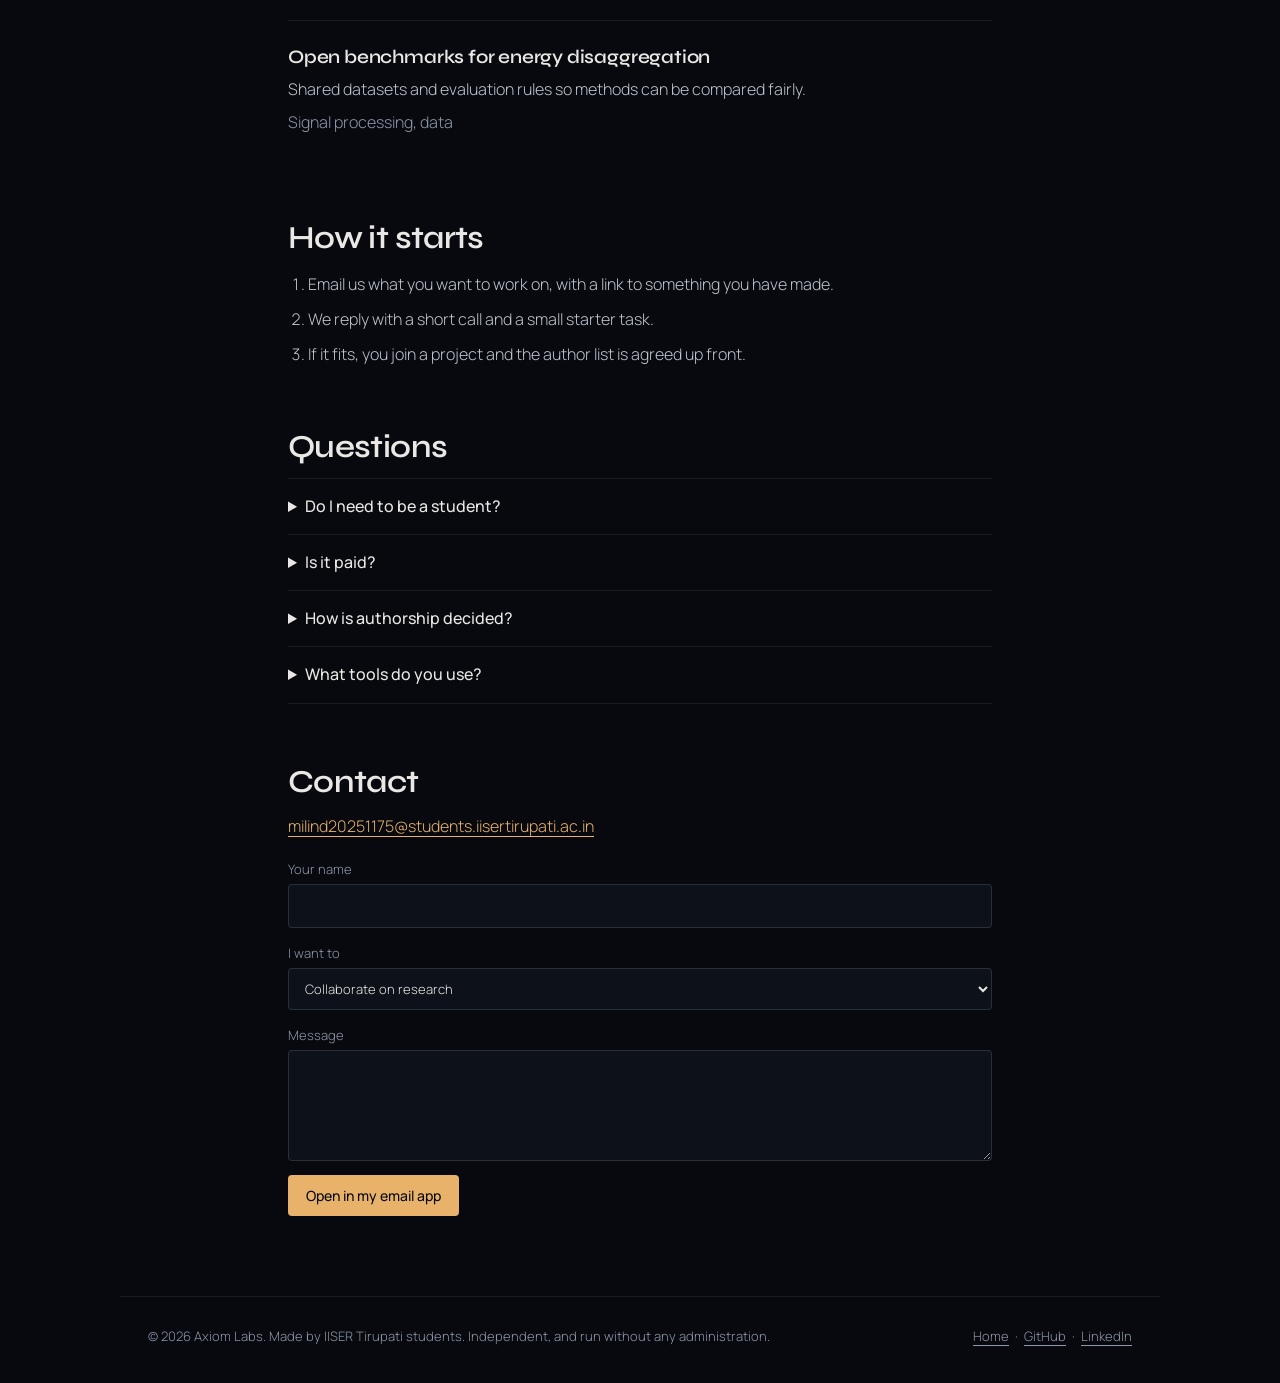
<file: axiom-labs-site/join.html>
<!DOCTYPE html>
<html lang="en"><head><meta charset="utf-8"><meta name="viewport" content="width=device-width, initial-scale=1">
<title>Join | Axiom Labs</title><meta name="description" content="Ways to work with Axiom Labs: research, software, domain expertise and advice."><meta name="theme-color" content="#07090f">
<link rel="icon" href="data:image/svg+xml,%3Csvg xmlns='http://www.w3.org/2000/svg' viewBox='0 0 32 32'%3E%3Crect width='32' height='32' rx='6' fill='%2307090f'/%3E%3Cpath d='M16 6l9 20h-4l-1.6-4h-6.8L11 26H7z' fill='%23e8b26a'/%3E%3C/svg%3E">
<link rel="stylesheet" href="https://fonts.googleapis.com/css2?family=Syne:wght@600;800&family=Manrope:wght@300;400;500&display=swap">
<link rel="stylesheet" href="style.css"></head><body>
<nav><b><a href="index.html">Axiom Labs</a></b><div><a href="projects.html">Projects</a><a href="people.html">People</a><a href="join.html" aria-current="page">Join</a><a href="join.html#contact">Contact</a></div></nav>
<header class="hero"><canvas data-fx="net" aria-hidden="true"></canvas><div class="hin"><h1>Join Axiom Labs.</h1>
<p class="lead">We are an open, student-led group of peer researchers. If you want to write papers or ship tools with us, tell us what you would like to work on.</p></div></header>
<main>
<h2>Where you could fit</h2>
<div class="item"><h3>Research collaborator</h3><p>Take a problem from statement to preprint. Best if you are strong in maths, statistics or physics.</p></div>
<div class="item"><h3>Software contributor</h3><p>Improve Spectre, write tests, build demos, make tools easier to run.</p></div>
<div class="item"><h3>Domain expert</h3><p>Chemists, energy engineers and quants who can tell us when a model is wrong.</p></div>
<div class="item"><h3>Advisor</h3><p>Faculty and practitioners who can review work or open doors.</p></div>
<h2>Problems we want help with</h2>
<div class="item"><h3>NMR for Spectre</h3><p>Extend the inverse-problem approach from infrared to NMR spectra.</p><p class="m">Spectroscopy, machine learning</p></div>
<div class="item"><h3>Constrained GPs beyond volatility</h3><p>Shape constraints such as monotonicity and convexity in the covariance of other surfaces.</p><p class="m">Gaussian processes, numerics</p></div>
<div class="item"><h3>Optimal transport kernels</h3><p>Regression on distributions using transport distances.</p><p class="m">Optimal transport, kernel theory</p></div>
<div class="item"><h3>Open benchmarks for energy disaggregation</h3><p>Shared datasets and evaluation rules so methods can be compared fairly.</p><p class="m">Signal processing, data</p></div>
<h2>How it starts</h2>
<ol><li>Email us what you want to work on, with a link to something you have made.</li><li>We reply with a short call and a small starter task.</li><li>If it fits, you join a project and the author list is agreed up front.</li></ol>
<h2>Questions</h2>
<details><summary>Do I need to be a student?</summary><p>No. Tell us where you are based and how much time you can commit.</p></details>
<details><summary>Is it paid?</summary><p>Axiom Labs is student-led and independent. Projects are currently unpaid research collaborations.</p></details>
<details><summary>How is authorship decided?</summary><p>By contribution, agreed at the start of a project and revisited if the scope changes.</p></details>
<details><summary>What tools do you use?</summary><p>Python and JavaScript, LaTeX for papers, and GitHub for code.</p></details>
<h2 id="contact">Contact</h2>
<p><a href="mailto:milind20251175@students.iisertirupati.ac.in">milind20251175@students.iisertirupati.ac.in</a></p>
<form onsubmit="sendForm(event)">
<label>Your name<input name="who" required autocomplete="name"></label>
<label>I want to<select name="interest"><option>Collaborate on research</option><option>Contribute code</option><option>Share domain expertise</option><option>Advise the group</option><option>Something else</option></select></label>
<label>Message<textarea name="msg" rows="4" required></textarea></label>
<button class="btn" type="submit">Open in my email app</button>
</form></main>
<footer><span>&copy; 2026 Axiom Labs. Made by IISER Tirupati students. Independent, and run without any administration.</span><span><a href="index.html">Home</a> &nbsp;&middot;&nbsp; <a href="https://github.com/itsmilindsahu">GitHub</a> &nbsp;&middot;&nbsp; <a href="https://linkedin.com/in/itsmilindsahu">LinkedIn</a></span></footer>
<script src="site.js"></script><script src="fx.js"></script></body></html>
</file>
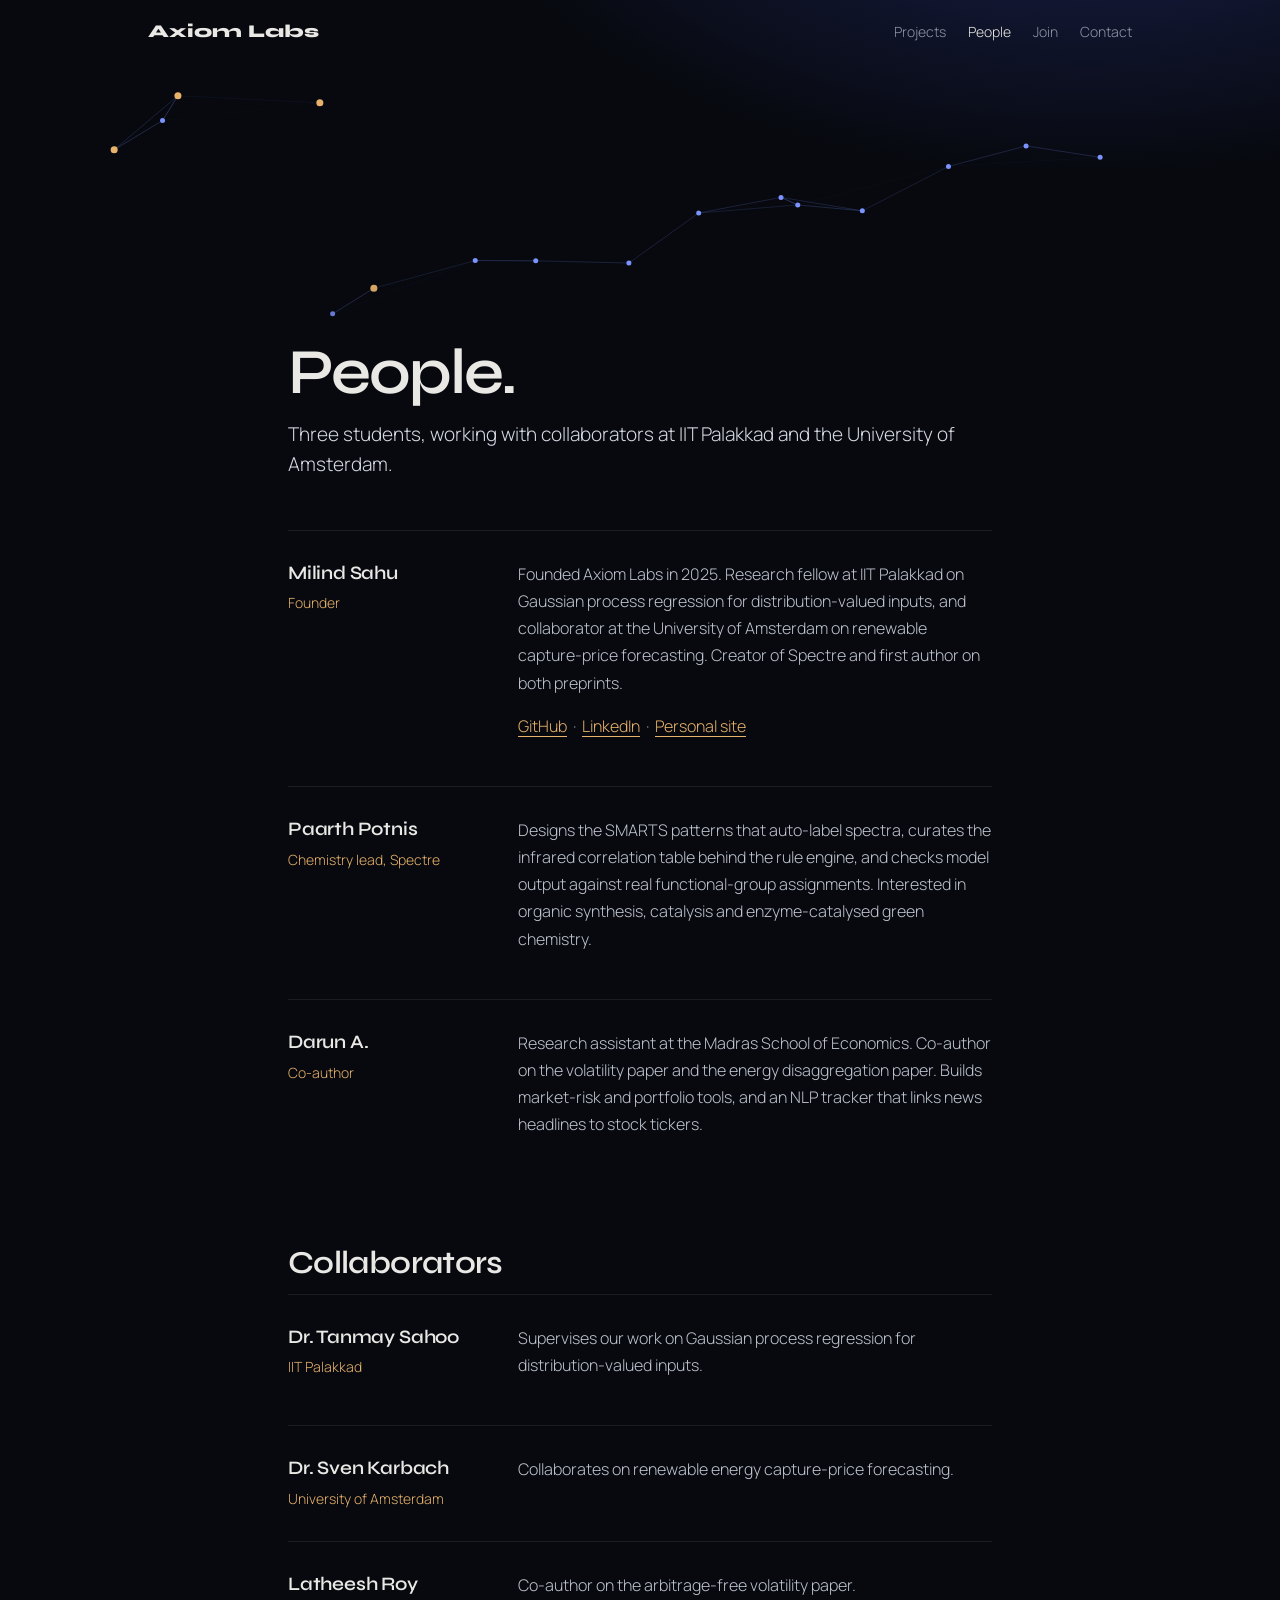
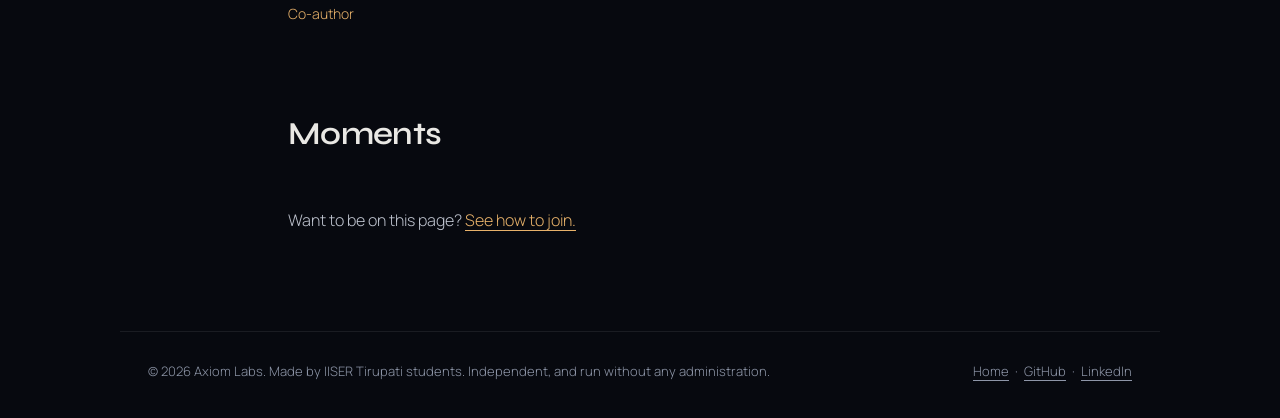
<file: axiom-labs-site/people.html>
<!DOCTYPE html>
<html lang="en"><head><meta charset="utf-8"><meta name="viewport" content="width=device-width, initial-scale=1">
<title>People | Axiom Labs</title><meta name="description" content="The students and collaborators behind Axiom Labs."><meta name="theme-color" content="#07090f">
<link rel="icon" href="data:image/svg+xml,%3Csvg xmlns='http://www.w3.org/2000/svg' viewBox='0 0 32 32'%3E%3Crect width='32' height='32' rx='6' fill='%2307090f'/%3E%3Cpath d='M16 6l9 20h-4l-1.6-4h-6.8L11 26H7z' fill='%23e8b26a'/%3E%3C/svg%3E">
<link rel="stylesheet" href="https://fonts.googleapis.com/css2?family=Syne:wght@600;800&family=Manrope:wght@300;400;500&display=swap">
<link rel="stylesheet" href="style.css"></head><body>
<nav><b><a href="index.html">Axiom Labs</a></b><div><a href="projects.html">Projects</a><a href="people.html" aria-current="page">People</a><a href="join.html">Join</a><a href="join.html#contact">Contact</a></div></nav>
<header class="hero"><canvas data-fx="net" aria-hidden="true"></canvas><div class="hin"><h1>People.</h1>
<p class="lead">Three students, working with collaborators at IIT Palakkad and the University of Amsterdam.</p></div></header>
<main>
<div class="row"><div><h3>Milind Sahu</h3><p class="role">Founder</p></div><div>
<p>Founded Axiom Labs in 2025. Research fellow at IIT Palakkad on Gaussian process regression for distribution-valued inputs, and collaborator at the University of Amsterdam on renewable capture-price forecasting. Creator of Spectre and first author on both preprints.</p>
<p class="m"><a href="https://github.com/itsmilindsahu">GitHub</a> &nbsp;&middot;&nbsp; <a href="https://linkedin.com/in/itsmilindsahu">LinkedIn</a> &nbsp;&middot;&nbsp; <a href="https://itsmilindsahu.github.io">Personal site</a></p></div></div>
<div class="row"><div><h3>Paarth Potnis</h3><p class="role">Chemistry lead, Spectre</p></div><div>
<p>Designs the SMARTS patterns that auto-label spectra, curates the infrared correlation table behind the rule engine, and checks model output against real functional-group assignments. Interested in organic synthesis, catalysis and enzyme-catalysed green chemistry.</p></div></div>
<div class="row"><div><h3>Darun A.</h3><p class="role">Co-author</p></div><div>
<p>Research assistant at the Madras School of Economics. Co-author on the volatility paper and the energy disaggregation paper. Builds market-risk and portfolio tools, and an NLP tracker that links news headlines to stock tickers.</p></div></div>
<h2>Collaborators</h2>
<div class="row"><div><h3>Dr. Tanmay Sahoo</h3><p class="role">IIT Palakkad</p></div><div><p>Supervises our work on Gaussian process regression for distribution-valued inputs.</p></div></div>
<div class="row"><div><h3>Dr. Sven Karbach</h3><p class="role">University of Amsterdam</p></div><div><p>Collaborates on renewable energy capture-price forecasting.</p></div></div>
<div class="row"><div><h3>Latheesh Roy</h3><p class="role">Co-author</p></div><div><p>Co-author on the arbitrage-free volatility paper.</p></div></div>
<h2>Moments</h2><div class="gal"><figure><img src="https://itsmilindsahu.github.io/photo1.jpg" alt="2nd Prize, Eco Champion Hackathon, IIT Hyderabad" loading="lazy" onerror="this.parentNode.remove()"><figcaption>2nd Prize, Eco Champion Hackathon, IIT Hyderabad</figcaption></figure><figure><img src="https://itsmilindsahu.github.io/photo5.jpg" alt="3rd Prize, Inter-IISER Entrepreneurial Summit" loading="lazy" onerror="this.parentNode.remove()"><figcaption>3rd Prize, Inter-IISER Entrepreneurial Summit</figcaption></figure><figure><img src="https://itsmilindsahu.github.io/photo2.jpg" alt="Presenting at IIES 2026" loading="lazy" onerror="this.parentNode.remove()"><figcaption>Presenting at IIES 2026</figcaption></figure><figure><img src="https://itsmilindsahu.github.io/photo4.jpg" alt="Pitching to judges at IIES 2026" loading="lazy" onerror="this.parentNode.remove()"><figcaption>Pitching to judges at IIES 2026</figcaption></figure></div><p style="margin-top:40px">Want to be on this page? <a href="join.html">See how to join.</a></p></main>
<footer><span>&copy; 2026 Axiom Labs. Made by IISER Tirupati students. Independent, and run without any administration.</span><span><a href="index.html">Home</a> &nbsp;&middot;&nbsp; <a href="https://github.com/itsmilindsahu">GitHub</a> &nbsp;&middot;&nbsp; <a href="https://linkedin.com/in/itsmilindsahu">LinkedIn</a></span></footer>
<script src="site.js"></script><script src="fx.js"></script></body></html>
</file>
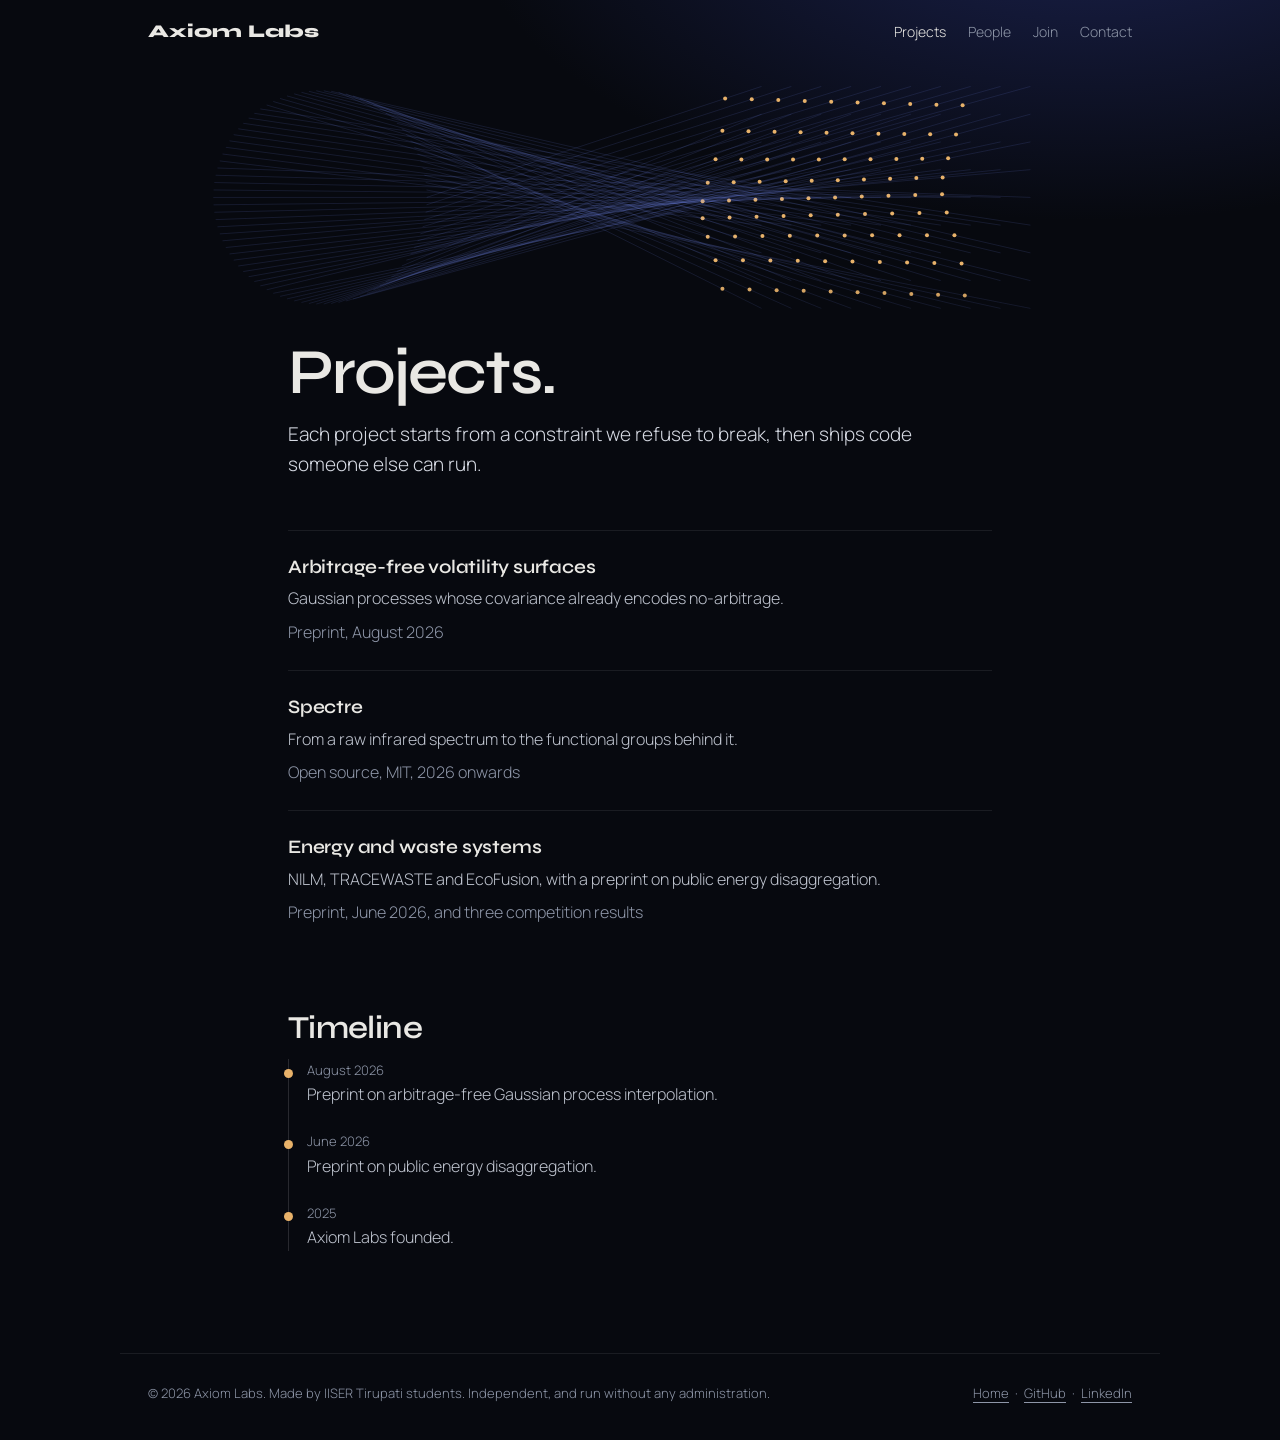
<file: axiom-labs-site/projects.html>
<!DOCTYPE html>
<html lang="en"><head><meta charset="utf-8"><meta name="viewport" content="width=device-width, initial-scale=1">
<title>Projects | Axiom Labs</title><meta name="description" content="Papers, open-source software and energy systems from Axiom Labs."><meta name="theme-color" content="#07090f">
<link rel="icon" href="data:image/svg+xml,%3Csvg xmlns='http://www.w3.org/2000/svg' viewBox='0 0 32 32'%3E%3Crect width='32' height='32' rx='6' fill='%2307090f'/%3E%3Cpath d='M16 6l9 20h-4l-1.6-4h-6.8L11 26H7z' fill='%23e8b26a'/%3E%3C/svg%3E">
<link rel="stylesheet" href="https://fonts.googleapis.com/css2?family=Syne:wght@600;800&family=Manrope:wght@300;400;500&display=swap">
<link rel="stylesheet" href="style.css"></head><body>
<nav><b><a href="index.html">Axiom Labs</a></b><div><a href="projects.html" aria-current="page">Projects</a><a href="people.html">People</a><a href="join.html">Join</a><a href="join.html#contact">Contact</a></div></nav>
<header class="hero"><canvas data-fx="flow" aria-hidden="true"></canvas><div class="hin"><h1>Projects.</h1>
<p class="lead">Each project starts from a constraint we refuse to break, then ships code someone else can run.</p></div></header>
<main>
<a class="item" href="volatility.html"><h3>Arbitrage-free volatility surfaces</h3><p>Gaussian processes whose covariance already encodes no-arbitrage.</p><p class="m">Preprint, August 2026</p></a>
<a class="item" href="spectre.html"><h3>Spectre</h3><p>From a raw infrared spectrum to the functional groups behind it.</p><p class="m">Open source, MIT, 2026 onwards</p></a>
<a class="item" href="energy.html"><h3>Energy and waste systems</h3><p>NILM, TRACEWASTE and EcoFusion, with a preprint on public energy disaggregation.</p><p class="m">Preprint, June 2026, and three competition results</p></a>
<h2>Timeline</h2>
<ol class="tl">
<li><time>August 2026</time>Preprint on arbitrage-free Gaussian process interpolation.</li>
<li><time>June 2026</time>Preprint on public energy disaggregation.</li>
<li><time>2025</time>Axiom Labs founded.</li>
</ol></main>
<footer><span>&copy; 2026 Axiom Labs. Made by IISER Tirupati students. Independent, and run without any administration.</span><span><a href="index.html">Home</a> &nbsp;&middot;&nbsp; <a href="https://github.com/itsmilindsahu">GitHub</a> &nbsp;&middot;&nbsp; <a href="https://linkedin.com/in/itsmilindsahu">LinkedIn</a></span></footer>
<script src="site.js"></script><script src="fx.js"></script></body></html>
</file>
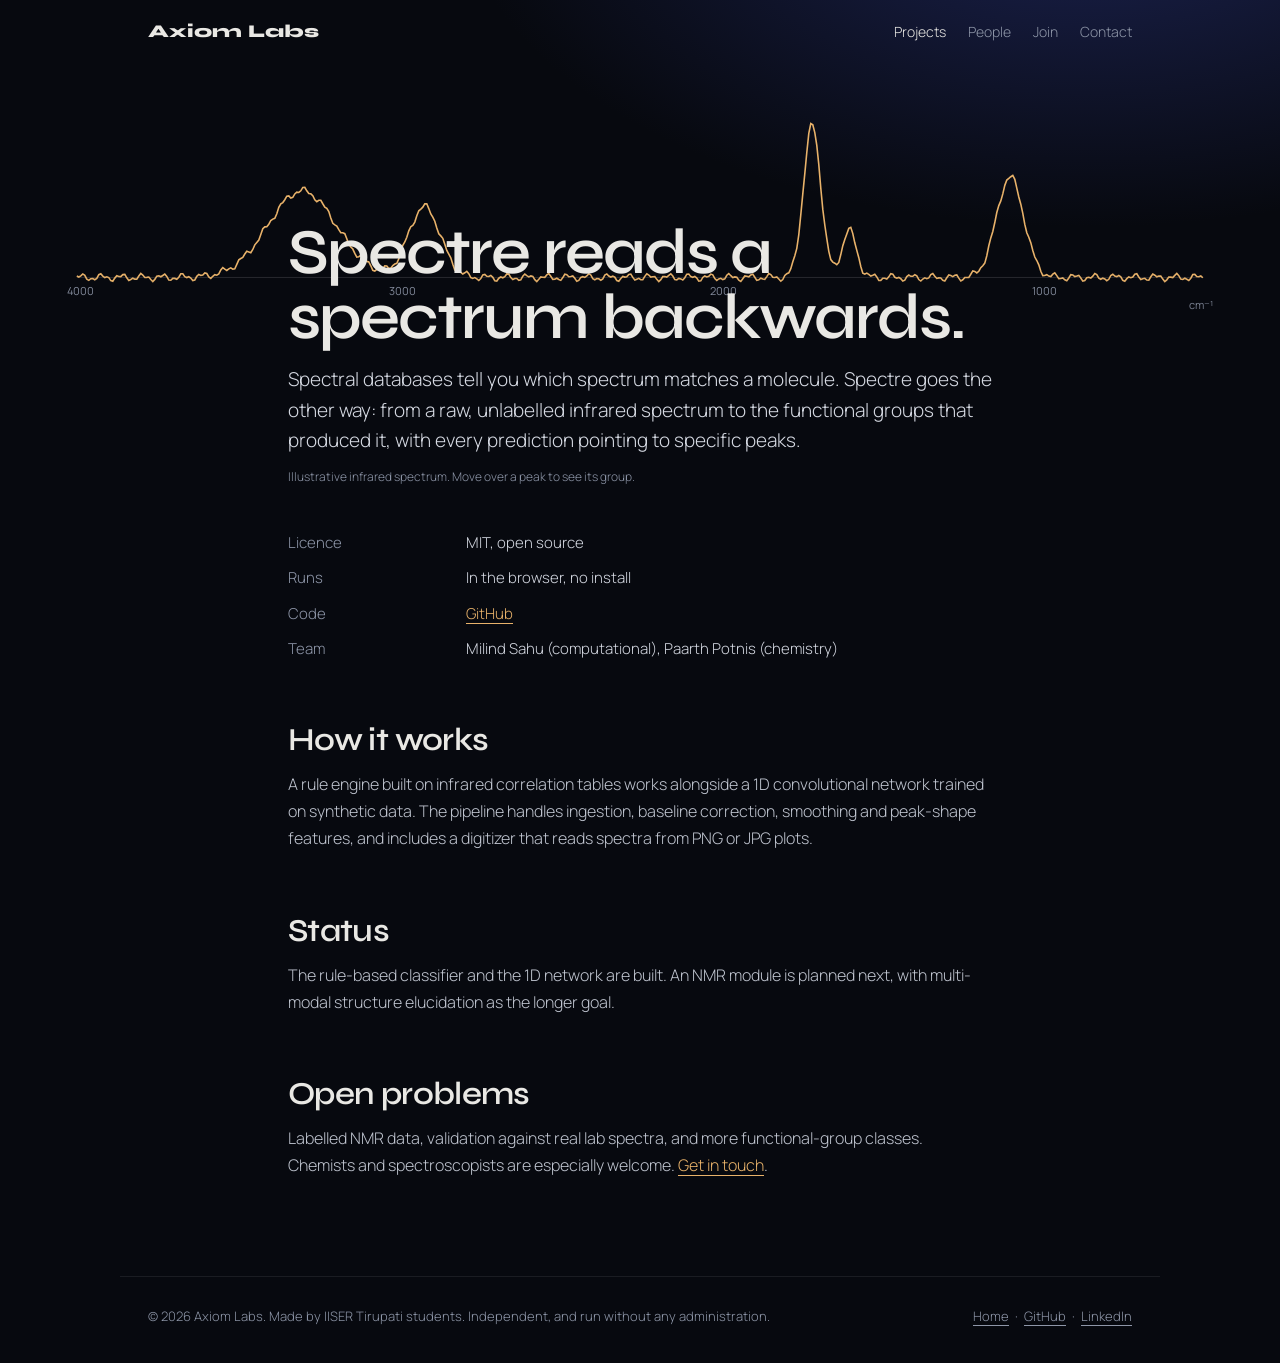
<file: axiom-labs-site/spectre.html>
<!DOCTYPE html>
<html lang="en"><head><meta charset="utf-8"><meta name="viewport" content="width=device-width, initial-scale=1">
<title>Spectre | Axiom Labs</title><meta name="description" content="Open-source tool that reads infrared spectra backwards, from raw peaks to functional groups."><meta name="theme-color" content="#07090f">
<link rel="icon" href="data:image/svg+xml,%3Csvg xmlns='http://www.w3.org/2000/svg' viewBox='0 0 32 32'%3E%3Crect width='32' height='32' rx='6' fill='%2307090f'/%3E%3Cpath d='M16 6l9 20h-4l-1.6-4h-6.8L11 26H7z' fill='%23e8b26a'/%3E%3C/svg%3E">
<link rel="stylesheet" href="https://fonts.googleapis.com/css2?family=Syne:wght@600;800&family=Manrope:wght@300;400;500&display=swap">
<link rel="stylesheet" href="style.css"></head><body>
<nav><b><a href="index.html">Axiom Labs</a></b><div><a href="projects.html" aria-current="page">Projects</a><a href="people.html">People</a><a href="join.html">Join</a><a href="join.html#contact">Contact</a></div></nav>
<header class="hero"><canvas data-fx="spectrum" aria-hidden="true"></canvas><div class="hin"><h1>Spectre reads a spectrum backwards.</h1>
<p class="lead">Spectral databases tell you which spectrum matches a molecule. Spectre goes the other way: from a raw, unlabelled infrared spectrum to the functional groups that produced it, with every prediction pointing to specific peaks.</p><p class="cap">Illustrative infrared spectrum. Move over a peak to see its group.</p></div></header>
<main>
<dl class="facts"><dt>Licence</dt><dd>MIT, open source</dd><dt>Runs</dt><dd>In the browser, no install</dd><dt>Code</dt><dd><a data-repo="spectre" href="https://github.com/itsmilindsahu" target="_blank" rel="noopener">GitHub</a></dd><dt>Team</dt><dd>Milind Sahu (computational), Paarth Potnis (chemistry)</dd></dl>
<h2>How it works</h2>
<p>A rule engine built on infrared correlation tables works alongside a 1D convolutional network trained on synthetic data. The pipeline handles ingestion, baseline correction, smoothing and peak-shape features, and includes a digitizer that reads spectra from PNG or JPG plots.</p>
<h2>Status</h2>
<p>The rule-based classifier and the 1D network are built. An NMR module is planned next, with multi-modal structure elucidation as the longer goal.</p>
<h2>Open problems</h2>
<p>Labelled NMR data, validation against real lab spectra, and more functional-group classes. Chemists and spectroscopists are especially welcome. <a href="join.html">Get in touch</a>.</p></main>
<footer><span>&copy; 2026 Axiom Labs. Made by IISER Tirupati students. Independent, and run without any administration.</span><span><a href="index.html">Home</a> &nbsp;&middot;&nbsp; <a href="https://github.com/itsmilindsahu">GitHub</a> &nbsp;&middot;&nbsp; <a href="https://linkedin.com/in/itsmilindsahu">LinkedIn</a></span></footer>
<script src="site.js"></script><script src="fx.js"></script></body></html>
</file>
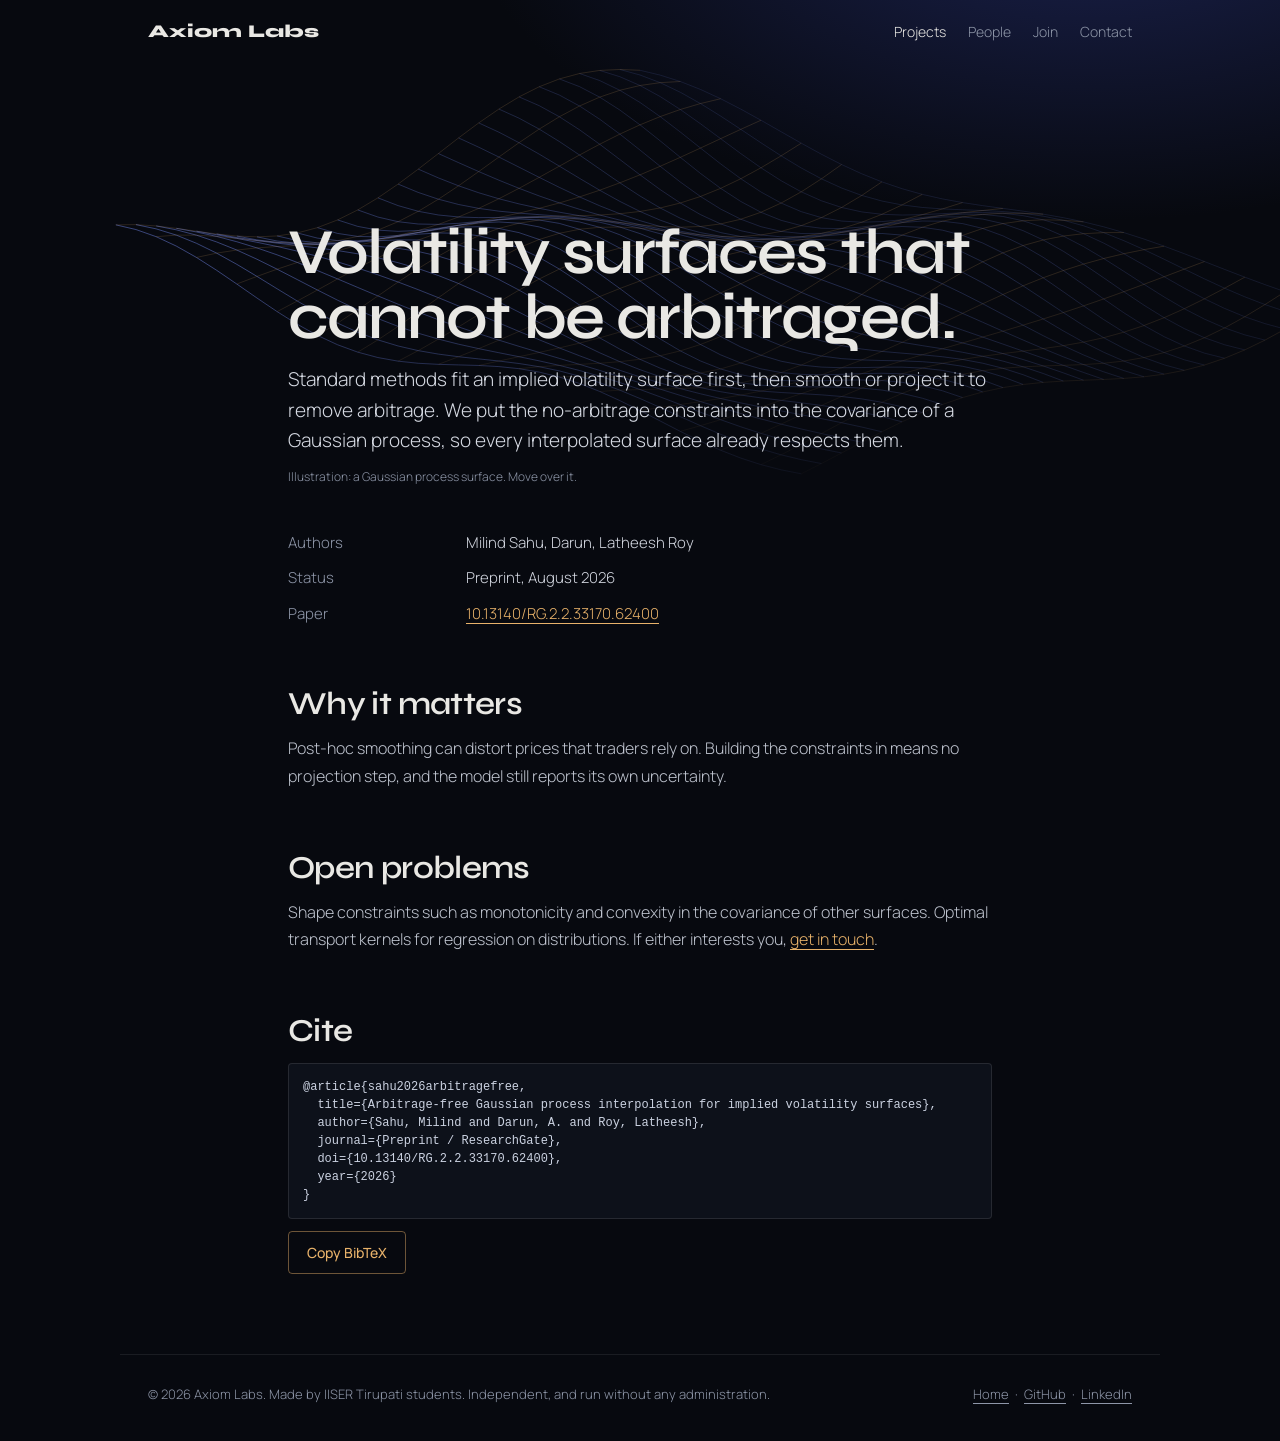
<file: axiom-labs-site/volatility.html>
<!DOCTYPE html>
<html lang="en"><head><meta charset="utf-8"><meta name="viewport" content="width=device-width, initial-scale=1">
<title>Arbitrage-free volatility surfaces | Axiom Labs</title><meta name="description" content="Gaussian process interpolation of implied volatility surfaces with no-arbitrage built into the covariance."><meta name="theme-color" content="#07090f">
<link rel="icon" href="data:image/svg+xml,%3Csvg xmlns='http://www.w3.org/2000/svg' viewBox='0 0 32 32'%3E%3Crect width='32' height='32' rx='6' fill='%2307090f'/%3E%3Cpath d='M16 6l9 20h-4l-1.6-4h-6.8L11 26H7z' fill='%23e8b26a'/%3E%3C/svg%3E">
<link rel="stylesheet" href="https://fonts.googleapis.com/css2?family=Syne:wght@600;800&family=Manrope:wght@300;400;500&display=swap">
<link rel="stylesheet" href="style.css"></head><body>
<nav><b><a href="index.html">Axiom Labs</a></b><div><a href="projects.html" aria-current="page">Projects</a><a href="people.html">People</a><a href="join.html">Join</a><a href="join.html#contact">Contact</a></div></nav>
<header class="hero"><canvas data-fx="gp" aria-hidden="true"></canvas><div class="hin"><h1>Volatility surfaces that cannot be arbitraged.</h1>
<p class="lead">Standard methods fit an implied volatility surface first, then smooth or project it to remove arbitrage. We put the no-arbitrage constraints into the covariance of a Gaussian process, so every interpolated surface already respects them.</p><p class="cap">Illustration: a Gaussian process surface. Move over it.</p></div></header>
<main>
<dl class="facts"><dt>Authors</dt><dd>Milind Sahu, Darun, Latheesh Roy</dd><dt>Status</dt><dd>Preprint, August 2026</dd><dt>Paper</dt><dd><a href="https://doi.org/10.13140/RG.2.2.33170.62400" target="_blank" rel="noopener">10.13140/RG.2.2.33170.62400</a></dd></dl>
<h2>Why it matters</h2>
<p>Post-hoc smoothing can distort prices that traders rely on. Building the constraints in means no projection step, and the model still reports its own uncertainty.</p>
<h2>Open problems</h2>
<p>Shape constraints such as monotonicity and convexity in the covariance of other surfaces. Optimal transport kernels for regression on distributions. If either interests you, <a href="join.html">get in touch</a>.</p>
<h2>Cite</h2><pre class="bib" id="b1">@article{sahu2026arbitragefree,
  title={Arbitrage-free Gaussian process interpolation for implied volatility surfaces},
  author={Sahu, Milind and Darun, A. and Roy, Latheesh},
  journal={Preprint / ResearchGate},
  doi={10.13140/RG.2.2.33170.62400},
  year={2026}
}</pre><button class="btn ghost" onclick="copyBib('b1',this)">Copy BibTeX</button></main>
<footer><span>&copy; 2026 Axiom Labs. Made by IISER Tirupati students. Independent, and run without any administration.</span><span><a href="index.html">Home</a> &nbsp;&middot;&nbsp; <a href="https://github.com/itsmilindsahu">GitHub</a> &nbsp;&middot;&nbsp; <a href="https://linkedin.com/in/itsmilindsahu">LinkedIn</a></span></footer>
<script src="site.js"></script><script src="fx.js"></script></body></html>
</file>
<file: style.css>
/* Axiom Labs shared styles for inner pages */
:root{--bg:#07090f;--ink:#e9e8e4;--mute:#8e96a8;--amber:#e8b26a;--blue:#7b93ff;--gutter:clamp(18px,5vw,28px);--d:"Syne","Helvetica Neue",Arial,sans-serif;--b:"Manrope",system-ui,-apple-system,"Segoe UI",sans-serif;color-scheme:dark}
*{box-sizing:border-box}
html{scroll-behavior:smooth}
body{min-width:0;margin:0;background:radial-gradient(900px 480px at 85% -8%,#1b2250 0%,transparent 70%),var(--bg);background-repeat:no-repeat;color:var(--ink);font:300 16px/1.7 var(--b);-webkit-font-smoothing:antialiased;padding-top:env(safe-area-inset-top,0px)}
a{color:var(--amber);text-underline-offset:4px;overflow-wrap:anywhere}
img,video,svg{max-width:100%;height:auto}
a:focus-visible,button:focus-visible,input:focus-visible,select:focus-visible,textarea:focus-visible,summary:focus-visible{outline:2px solid var(--blue);outline-offset:3px}
nav{display:flex;flex-wrap:wrap;gap:8px clamp(12px,3vw,28px);justify-content:space-between;align-items:center;padding:clamp(14px,2vw,20px) var(--gutter);font-size:14px;max-width:1040px;margin:0 auto}
nav a{display:inline-flex;align-items:center}
.brand-mark{display:block;width:clamp(132px,18vw,210px);height:auto}
nav div a{color:var(--mute);text-decoration:none;margin-left:22px}
nav div a:hover,nav div a[aria-current]{color:var(--ink)}
main{width:100%;max-width:760px;min-width:0;margin:0 auto;padding:clamp(40px,7vw,56px) var(--gutter) clamp(60px,10vw,80px)}
h1{font:600 clamp(34px,5.5vw,64px)/1.02 var(--d);letter-spacing:-.03em;margin:0 0 22px}
h2{font:600 clamp(22px,3vw,32px)/1.1 var(--d);letter-spacing:-.02em;margin:60px 0 14px}
h3{font:600 19px/1.3 var(--d);margin:0 0 6px;letter-spacing:-.01em}
p{color:#bfc4cf;margin:0 0 16px}
.lead{font-size:19px;line-height:1.6;color:#d6dae3}
.m{color:var(--mute);font-size:14px}
.row{display:grid;grid-template-columns:minmax(0,190px) minmax(0,1fr);gap:8px clamp(20px,5vw,40px);padding:clamp(22px,4vw,30px) 0;border-top:1px solid #ffffff14}
.profile-row{grid-template-columns:minmax(0,220px) minmax(0,1fr);align-items:center;gap:clamp(18px,3vw,34px)}
.profile-portrait{position:relative;display:block;width:100%;max-width:220px;aspect-ratio:3/4;background:#0d111a;border:1px solid rgba(255,255,255,.12);border-radius:18px;overflow:hidden}
.profile-portrait::before{content:"";position:absolute;inset:0;border:1px solid rgba(255,255,255,.06);pointer-events:none}
.profile-portrait img{position:absolute;inset:0;display:block;width:100%;height:100%;max-width:none;object-fit:cover;filter:none;transform:none}
.compact-row{padding-top:18px;padding-bottom:18px}
.row .role{color:var(--amber);font-size:14px;margin:4px 0 0}
.row p{font-size:16px}
.item{display:block;padding:24px 0;border-top:1px solid #ffffff14;color:inherit;text-decoration:none}
a.item:hover h3{color:var(--amber)}
.item p{margin:0 0 6px;font-size:16px}
.item .m{margin:0}
ol,ul.plain{padding-left:20px;color:#bfc4cf}
li{margin-bottom:8px}
.facts{display:grid;grid-template-columns:minmax(0,150px) minmax(0,1fr);gap:10px clamp(16px,4vw,28px);margin:0 0 20px;font-size:15px}
.facts dt{color:var(--mute)}.facts dd{margin:0;color:#d3d7e0}
.bib{max-width:100%;margin:0 0 12px;padding:14px;background:#0d111a;border:1px solid #ffffff1a;border-radius:4px;font:12px/1.5 ui-monospace,Menlo,Consolas,monospace;color:#cbd2e1;overflow-x:auto;white-space:pre}
.btn{font:500 14px var(--b);background:var(--amber);color:#07090f;border:0;border-radius:4px;padding:11px 18px;cursor:pointer}
.btn.ghost{background:none;color:var(--amber);border:1px solid rgba(232,178,106,.45)}
details{border-top:1px solid #ffffff14;padding:14px 0}
details:last-of-type{border-bottom:1px solid #ffffff14}
summary{cursor:pointer;font-weight:500;color:var(--ink)}
details p{margin:10px 0 0;font-size:15px}
form{display:grid;gap:14px;margin-top:18px}
label{font-size:13px;color:var(--mute);display:grid;gap:4px}
input,select,textarea{width:100%;min-width:0;font:inherit;color:var(--ink);background:#0d111a;border:1px solid #ffffff1f;border-radius:4px;padding:10px 12px}
form .btn{justify-self:start}
.tl{list-style:none;margin:0;padding:0 0 0 18px;border-left:1px solid #ffffff22}
.tl li{position:relative;margin:0 0 22px}
.tl li:before{content:"";position:absolute;left:-23px;top:10px;width:9px;height:9px;border-radius:50%;background:var(--amber)}
.tl time{display:block;font-size:13px;color:var(--mute)}
footer{width:100%;max-width:1040px;min-width:0;margin:0 auto;padding:clamp(22px,4vw,28px) var(--gutter) calc(clamp(28px,5vw,36px) + env(safe-area-inset-bottom,0px));border-top:1px solid #ffffff14;color:var(--mute);font-size:13px;display:flex;flex-wrap:wrap;gap:12px;justify-content:space-between}
footer a{color:var(--mute)}
@media (max-width:700px){.row{grid-template-columns:1fr}.facts{grid-template-columns:1fr;gap:2px}.facts dd{margin-bottom:10px}nav div a{margin:0 14px 0 0}nav div{width:100%}}

.hero{position:relative;overflow:hidden;padding:clamp(52px,8vw,60px) 0 clamp(32px,5vw,36px);min-height:clamp(400px,58vw,460px);display:flex;align-items:flex-end}
.hero canvas{position:absolute;inset:0;width:100%;height:100%}
.hero:after{content:"";position:absolute;inset:0;background:linear-gradient(180deg,transparent 45%,var(--bg) 96%);pointer-events:none}
.hin{position:relative;z-index:1;max-width:760px;width:100%;min-width:0;margin:0 auto;padding:0 var(--gutter)}
.hin h1{margin-bottom:14px}.hin .lead{margin-bottom:8px}
.cap{font-size:12px;color:var(--mute);margin:12px 0 0}
main{padding-top:6px}
.js .rv{opacity:0;transform:translateY(14px);transition:opacity .6s ease,transform .6s ease}
.js .rv.on{opacity:1;transform:none}
.row{transition:background .25s}.row:hover{background:linear-gradient(90deg,#e8b26a0f,transparent)}
.item h3:after{content:" \2192";opacity:0;transition:opacity .2s,margin .2s;margin-left:-6px}
a.item:hover h3:after{opacity:1;margin-left:2px}
.repos{display:grid;grid-template-columns:repeat(auto-fill,minmax(min(100%,220px),1fr));gap:14px;margin:18px 0}
.repo{display:block;padding:16px;border:1px solid #ffffff1a;border-radius:6px;color:inherit;text-decoration:none;background:#0d111a99;transition:transform .2s,border-color .2s}
.repo:hover{transform:translateY(-3px);border-color:var(--amber)}
.repo b{display:block;font:600 15px var(--d);color:var(--ink);word-break:break-word}
.repo p{font-size:13px;margin:6px 0 10px;color:#aab1c0}
.repo span{font-size:12px;color:var(--mute)}
@media (max-width:700px){.hero{min-height:420px}}
@media (prefers-reduced-motion:reduce){.js .rv{opacity:1;transform:none;transition:none}}

body{overflow-x:hidden}
h1{overflow-wrap:break-word}
.hero{touch-action:pan-y}
.pic{display:block;width:100%;border-radius:6px;margin:6px 0 16px;border:1px solid #ffffff14}
.gal{display:grid;grid-template-columns:repeat(auto-fill,minmax(min(100%,200px),1fr));gap:12px;margin:16px 0}
.gal figure{margin:0}
.gal img{display:block;width:100%;aspect-ratio:4/3;object-fit:cover;border-radius:6px;border:1px solid #ffffff14}
.gal figcaption{font-size:12px;color:var(--mute);margin-top:6px}
@media (max-width:560px){nav div a{display:inline-block;margin:0 16px 0 0;padding:6px 0}.hero{min-height:400px;padding-top:36px}h1{font-size:clamp(32px,10vw,44px)}.lead{font-size:17px}h2{margin-top:44px}.gal{grid-template-columns:repeat(2,minmax(0,1fr))}.repos{grid-template-columns:minmax(0,1fr)}}
</file>
<file: axiom-labs-site/style.css>
/* Axiom Labs shared styles for inner pages */
:root{--bg:#07090f;--ink:#e9e8e4;--mute:#8e96a8;--amber:#e8b26a;--blue:#7b93ff;--d:"Syne","Helvetica Neue",Arial,sans-serif;--b:"Manrope",system-ui,-apple-system,"Segoe UI",sans-serif;color-scheme:dark}
*{box-sizing:border-box}
html{scroll-behavior:smooth}
body{margin:0;background:radial-gradient(900px 480px at 85% -8%,#1b2250 0%,transparent 70%),var(--bg);background-repeat:no-repeat;color:var(--ink);font:300 16px/1.7 var(--b);-webkit-font-smoothing:antialiased;padding-top:env(safe-area-inset-top,0px)}
a{color:var(--amber);text-underline-offset:4px}
a:focus-visible,button:focus-visible,input:focus-visible,select:focus-visible,textarea:focus-visible,summary:focus-visible{outline:2px solid var(--blue);outline-offset:3px}
nav{display:flex;flex-wrap:wrap;gap:8px 0;justify-content:space-between;align-items:center;padding:20px 28px;font-size:14px;max-width:1040px;margin:0 auto}
nav b a{font:800 18px var(--d);color:var(--ink);text-decoration:none}
nav div a{color:var(--mute);text-decoration:none;margin-left:22px}
nav div a:hover,nav div a[aria-current]{color:var(--ink)}
main{max-width:760px;margin:0 auto;padding:56px 28px 80px}
h1{font:600 clamp(34px,5.5vw,64px)/1.02 var(--d);letter-spacing:-.03em;margin:0 0 22px}
h2{font:600 clamp(22px,3vw,32px)/1.1 var(--d);letter-spacing:-.02em;margin:60px 0 14px}
h3{font:600 19px/1.3 var(--d);margin:0 0 6px;letter-spacing:-.01em}
p{color:#bfc4cf;margin:0 0 16px}
.lead{font-size:19px;line-height:1.6;color:#d6dae3}
.m{color:var(--mute);font-size:14px}
.row{display:grid;grid-template-columns:190px 1fr;gap:8px 40px;padding:30px 0;border-top:1px solid #ffffff14}
.row .role{color:var(--amber);font-size:14px;margin:4px 0 0}
.row p{font-size:16px}
.item{display:block;padding:24px 0;border-top:1px solid #ffffff14;color:inherit;text-decoration:none}
a.item:hover h3{color:var(--amber)}
.item p{margin:0 0 6px;font-size:16px}
.item .m{margin:0}
ol,ul.plain{padding-left:20px;color:#bfc4cf}
li{margin-bottom:8px}
.facts{display:grid;grid-template-columns:150px 1fr;gap:10px 28px;margin:0 0 20px;font-size:15px}
.facts dt{color:var(--mute)}.facts dd{margin:0;color:#d3d7e0}
.bib{margin:0 0 12px;padding:14px;background:#0d111a;border:1px solid #ffffff1a;border-radius:4px;font:12px/1.5 ui-monospace,Menlo,Consolas,monospace;color:#cbd2e1;overflow-x:auto;white-space:pre}
.btn{font:500 14px var(--b);background:var(--amber);color:#07090f;border:0;border-radius:4px;padding:11px 18px;cursor:pointer}
.btn.ghost{background:none;color:var(--amber);border:1px solid rgba(232,178,106,.45)}
details{border-top:1px solid #ffffff14;padding:14px 0}
details:last-of-type{border-bottom:1px solid #ffffff14}
summary{cursor:pointer;font-weight:500;color:var(--ink)}
details p{margin:10px 0 0;font-size:15px}
form{display:grid;gap:14px;margin-top:18px}
label{font-size:13px;color:var(--mute);display:grid;gap:4px}
input,select,textarea{font:inherit;color:var(--ink);background:#0d111a;border:1px solid #ffffff1f;border-radius:4px;padding:10px 12px}
form .btn{justify-self:start}
.tl{list-style:none;margin:0;padding:0 0 0 18px;border-left:1px solid #ffffff22}
.tl li{position:relative;margin:0 0 22px}
.tl li:before{content:"";position:absolute;left:-23px;top:10px;width:9px;height:9px;border-radius:50%;background:var(--amber)}
.tl time{display:block;font-size:13px;color:var(--mute)}
footer{max-width:1040px;margin:0 auto;padding:28px 28px calc(36px + env(safe-area-inset-bottom,0px));border-top:1px solid #ffffff14;color:var(--mute);font-size:13px;display:flex;flex-wrap:wrap;gap:12px;justify-content:space-between}
footer a{color:var(--mute)}
@media (max-width:700px){.row{grid-template-columns:1fr}.facts{grid-template-columns:1fr;gap:2px}.facts dd{margin-bottom:10px}nav div a{margin:0 14px 0 0}nav div{width:100%}}

.hero{position:relative;overflow:hidden;padding:60px 0 36px;min-height:460px;display:flex;align-items:flex-end}
.hero canvas{position:absolute;inset:0;width:100%;height:100%}
.hero:after{content:"";position:absolute;inset:0;background:linear-gradient(180deg,transparent 45%,var(--bg) 96%);pointer-events:none}
.hin{position:relative;z-index:1;max-width:760px;width:100%;margin:0 auto;padding:0 28px}
.hin h1{margin-bottom:14px}.hin .lead{margin-bottom:8px}
.cap{font-size:12px;color:var(--mute);margin:12px 0 0}
main{padding-top:6px}
.js .rv{opacity:0;transform:translateY(14px);transition:opacity .6s ease,transform .6s ease}
.js .rv.on{opacity:1;transform:none}
.row{transition:background .25s}.row:hover{background:linear-gradient(90deg,#e8b26a0f,transparent)}
.item h3:after{content:" \2192";opacity:0;transition:opacity .2s,margin .2s;margin-left:-6px}
a.item:hover h3:after{opacity:1;margin-left:2px}
.repos{display:grid;grid-template-columns:repeat(auto-fill,minmax(220px,1fr));gap:14px;margin:18px 0}
.repo{display:block;padding:16px;border:1px solid #ffffff1a;border-radius:6px;color:inherit;text-decoration:none;background:#0d111a99;transition:transform .2s,border-color .2s}
.repo:hover{transform:translateY(-3px);border-color:var(--amber)}
.repo b{display:block;font:600 15px var(--d);color:var(--ink);word-break:break-word}
.repo p{font-size:13px;margin:6px 0 10px;color:#aab1c0}
.repo span{font-size:12px;color:var(--mute)}
@media (max-width:700px){.hero{min-height:420px}}
@media (prefers-reduced-motion:reduce){.js .rv{opacity:1;transform:none;transition:none}}

body{overflow-x:hidden}
h1{overflow-wrap:break-word}
.hero{touch-action:pan-y}
.pic{display:block;width:100%;border-radius:6px;margin:6px 0 16px;border:1px solid #ffffff14}
.gal{display:grid;grid-template-columns:repeat(auto-fill,minmax(200px,1fr));gap:12px;margin:16px 0}
.gal figure{margin:0}
.gal img{display:block;width:100%;aspect-ratio:4/3;object-fit:cover;border-radius:6px;border:1px solid #ffffff14}
.gal figcaption{font-size:12px;color:var(--mute);margin-top:6px}
@media (max-width:560px){nav{padding:14px 20px}nav div a{display:inline-block;margin:0 16px 0 0;padding:6px 0}main{padding:6px 20px 60px}.hin{padding:0 20px}.hero{min-height:400px;padding-top:36px}h1{font-size:clamp(32px,10vw,44px)}.lead{font-size:17px}h2{margin-top:44px}.row{padding:22px 0}footer{padding:24px 20px calc(30px + env(safe-area-inset-bottom,0px))}.gal{grid-template-columns:1fr 1fr}.repos{grid-template-columns:1fr}}
</file>
